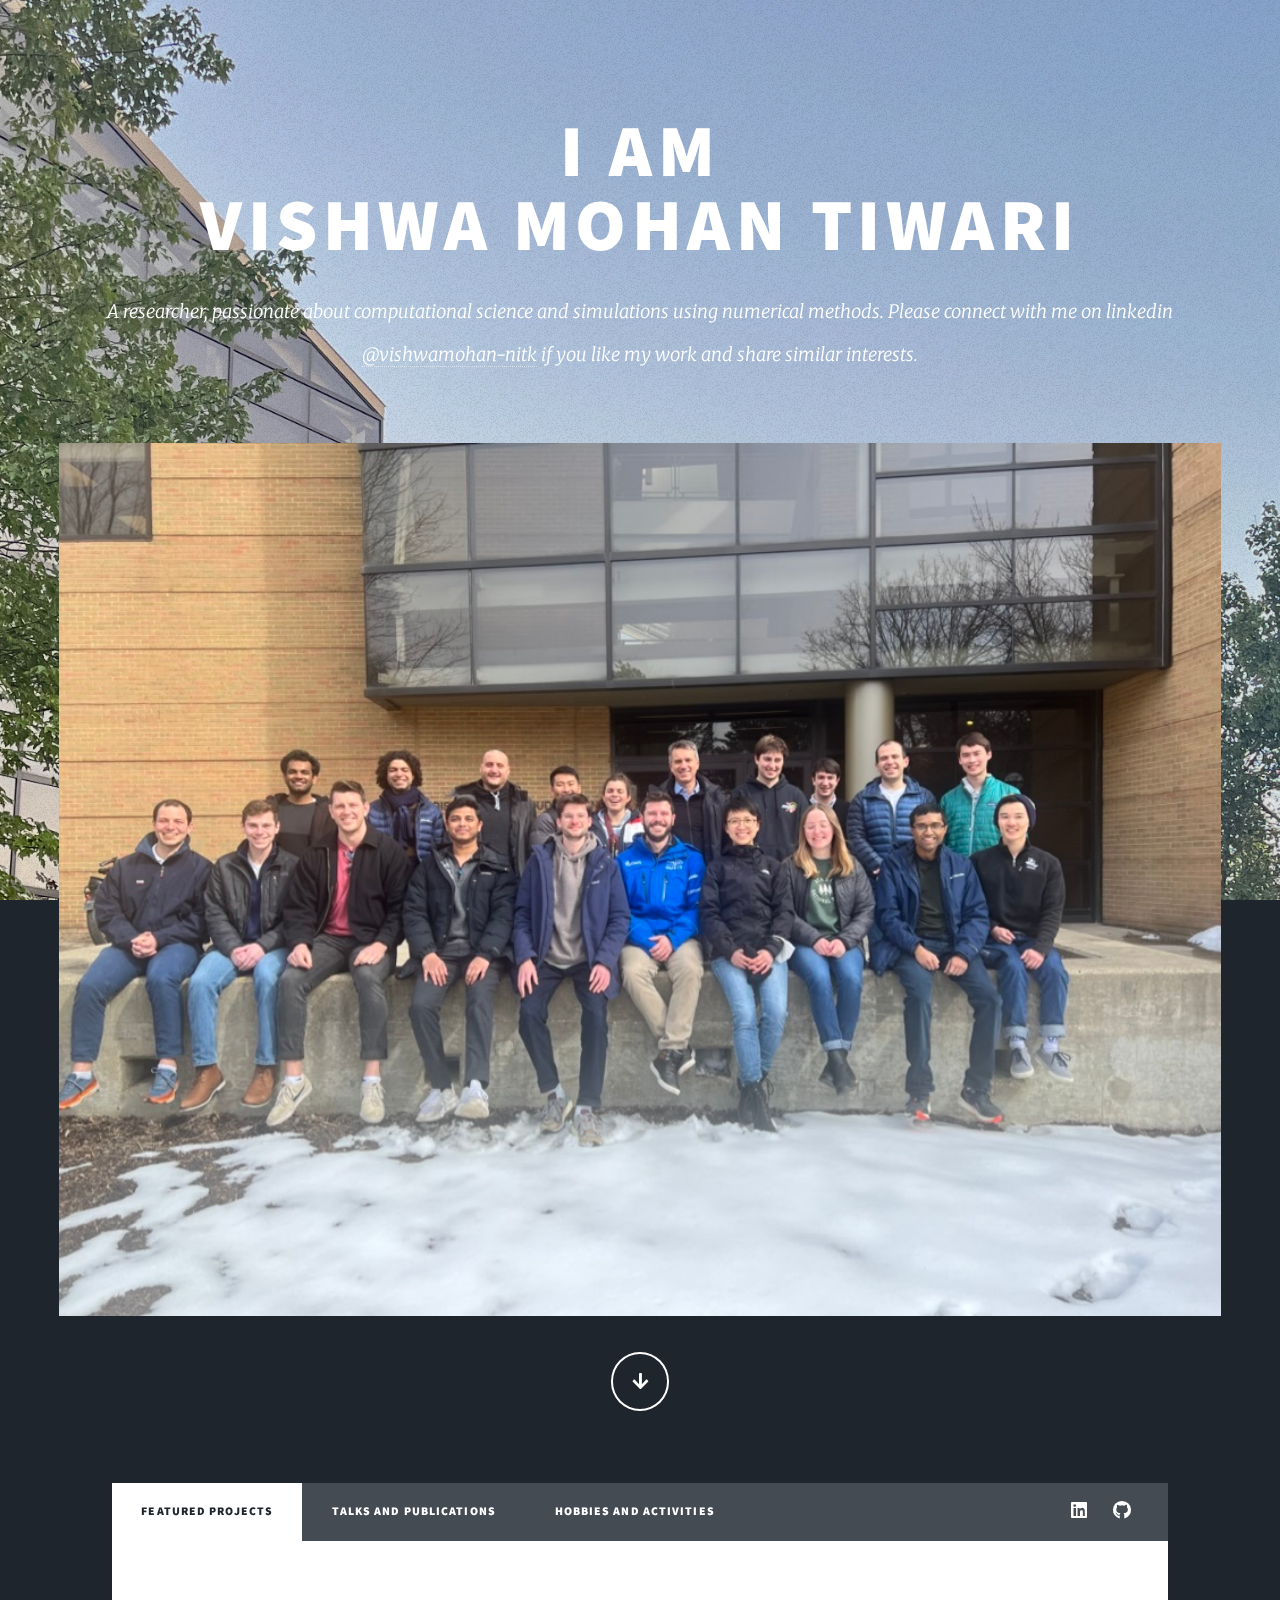
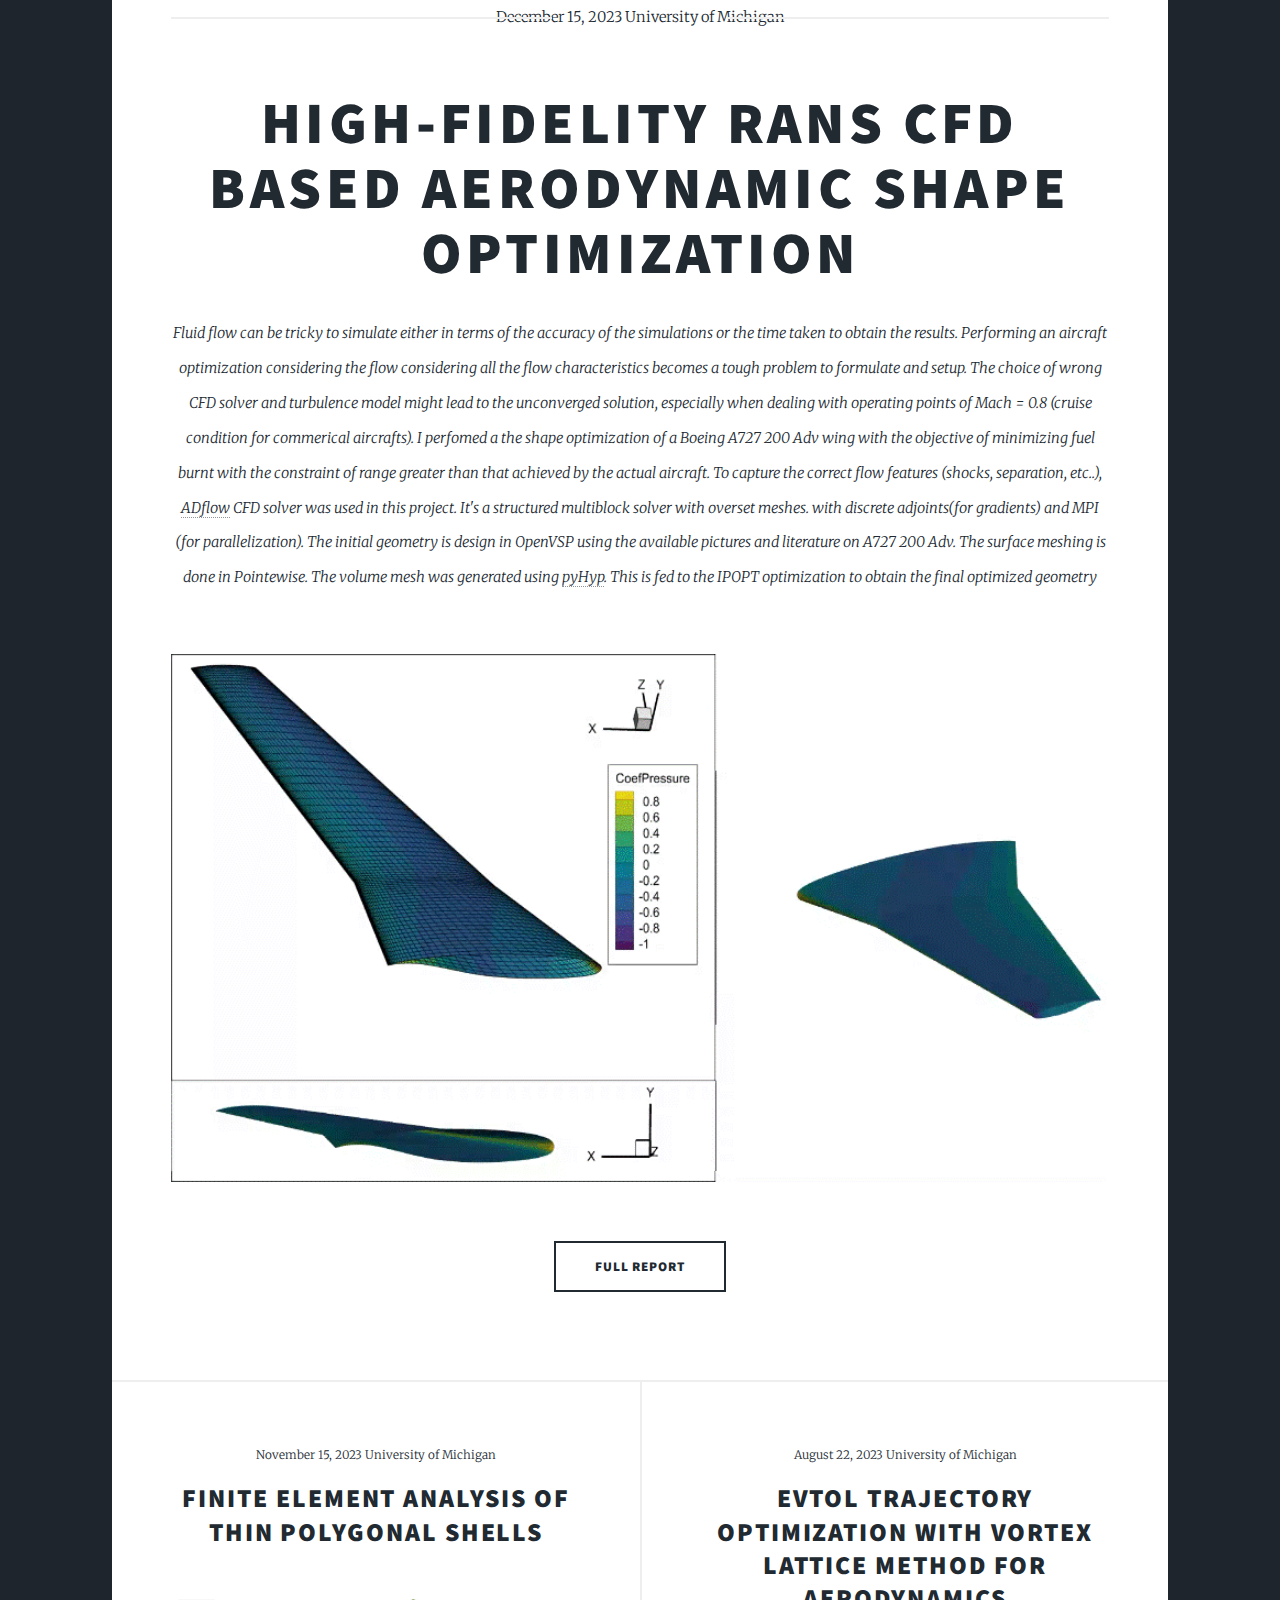
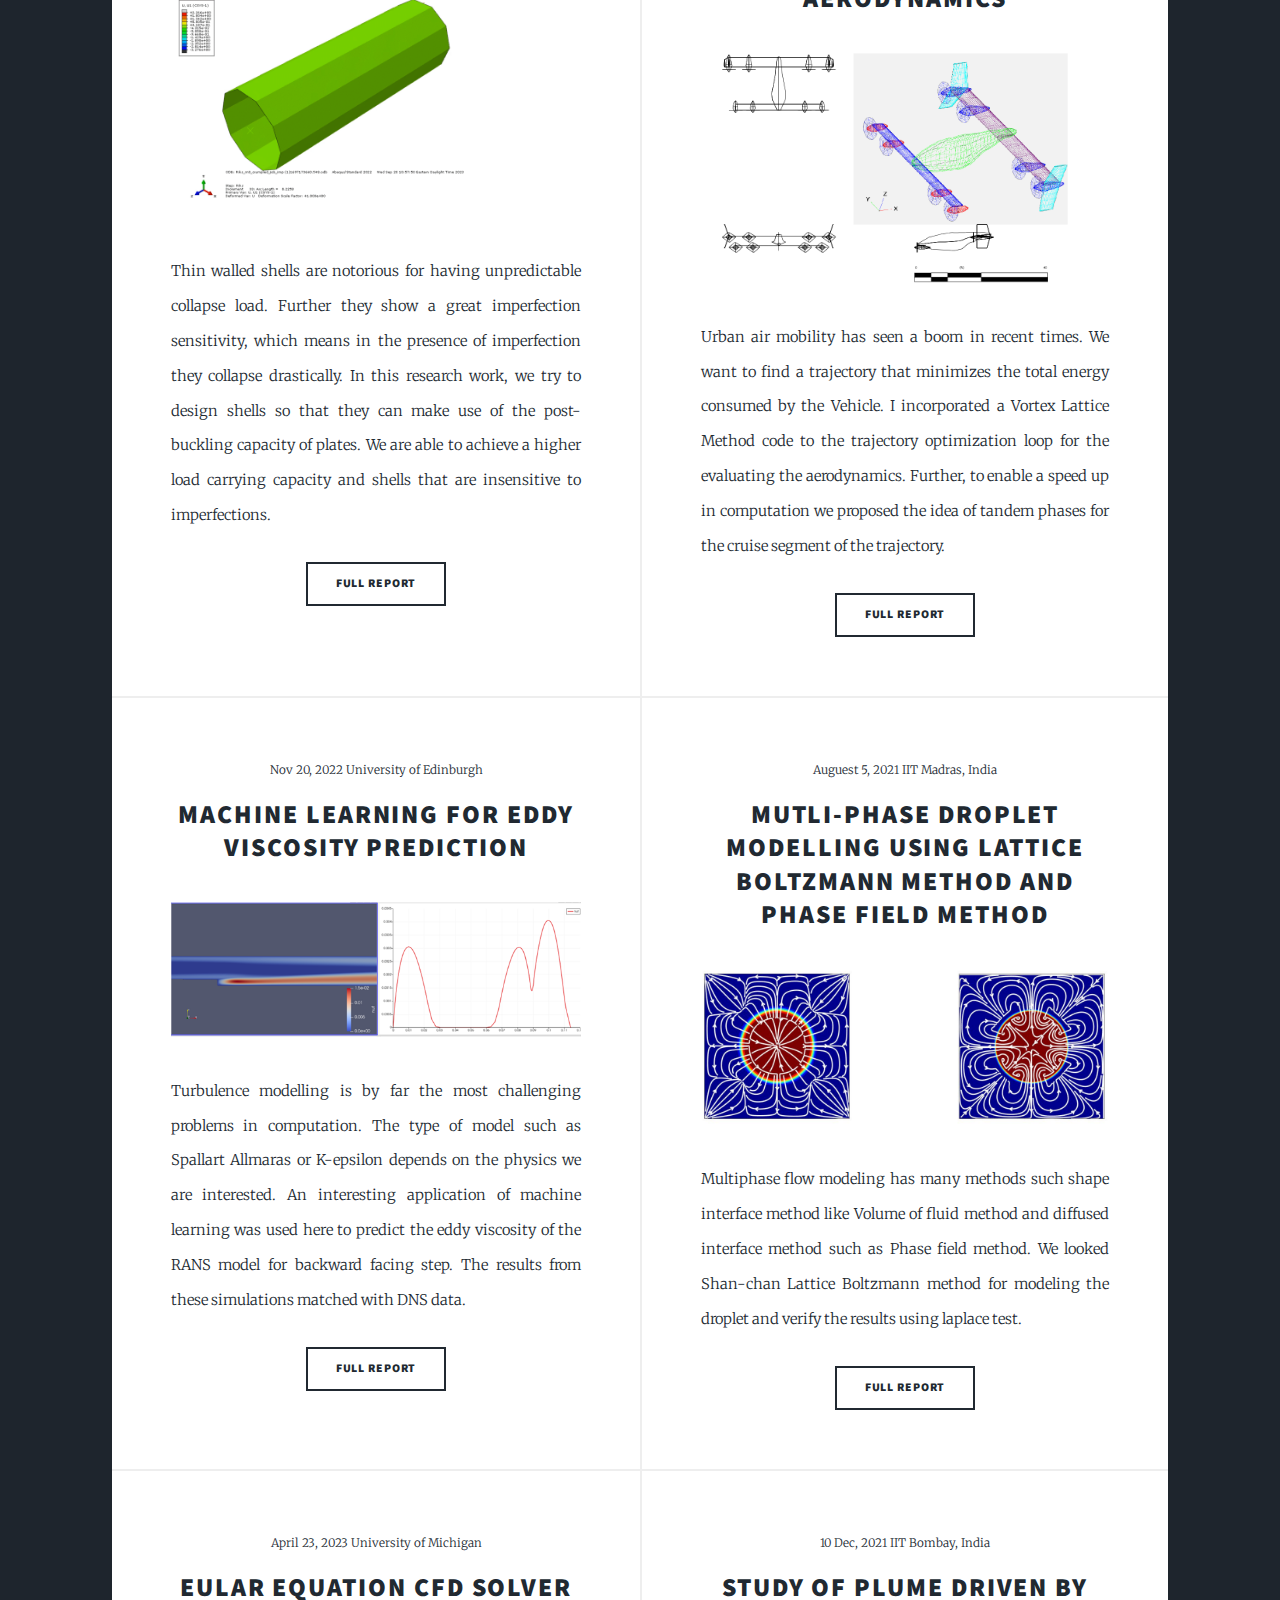
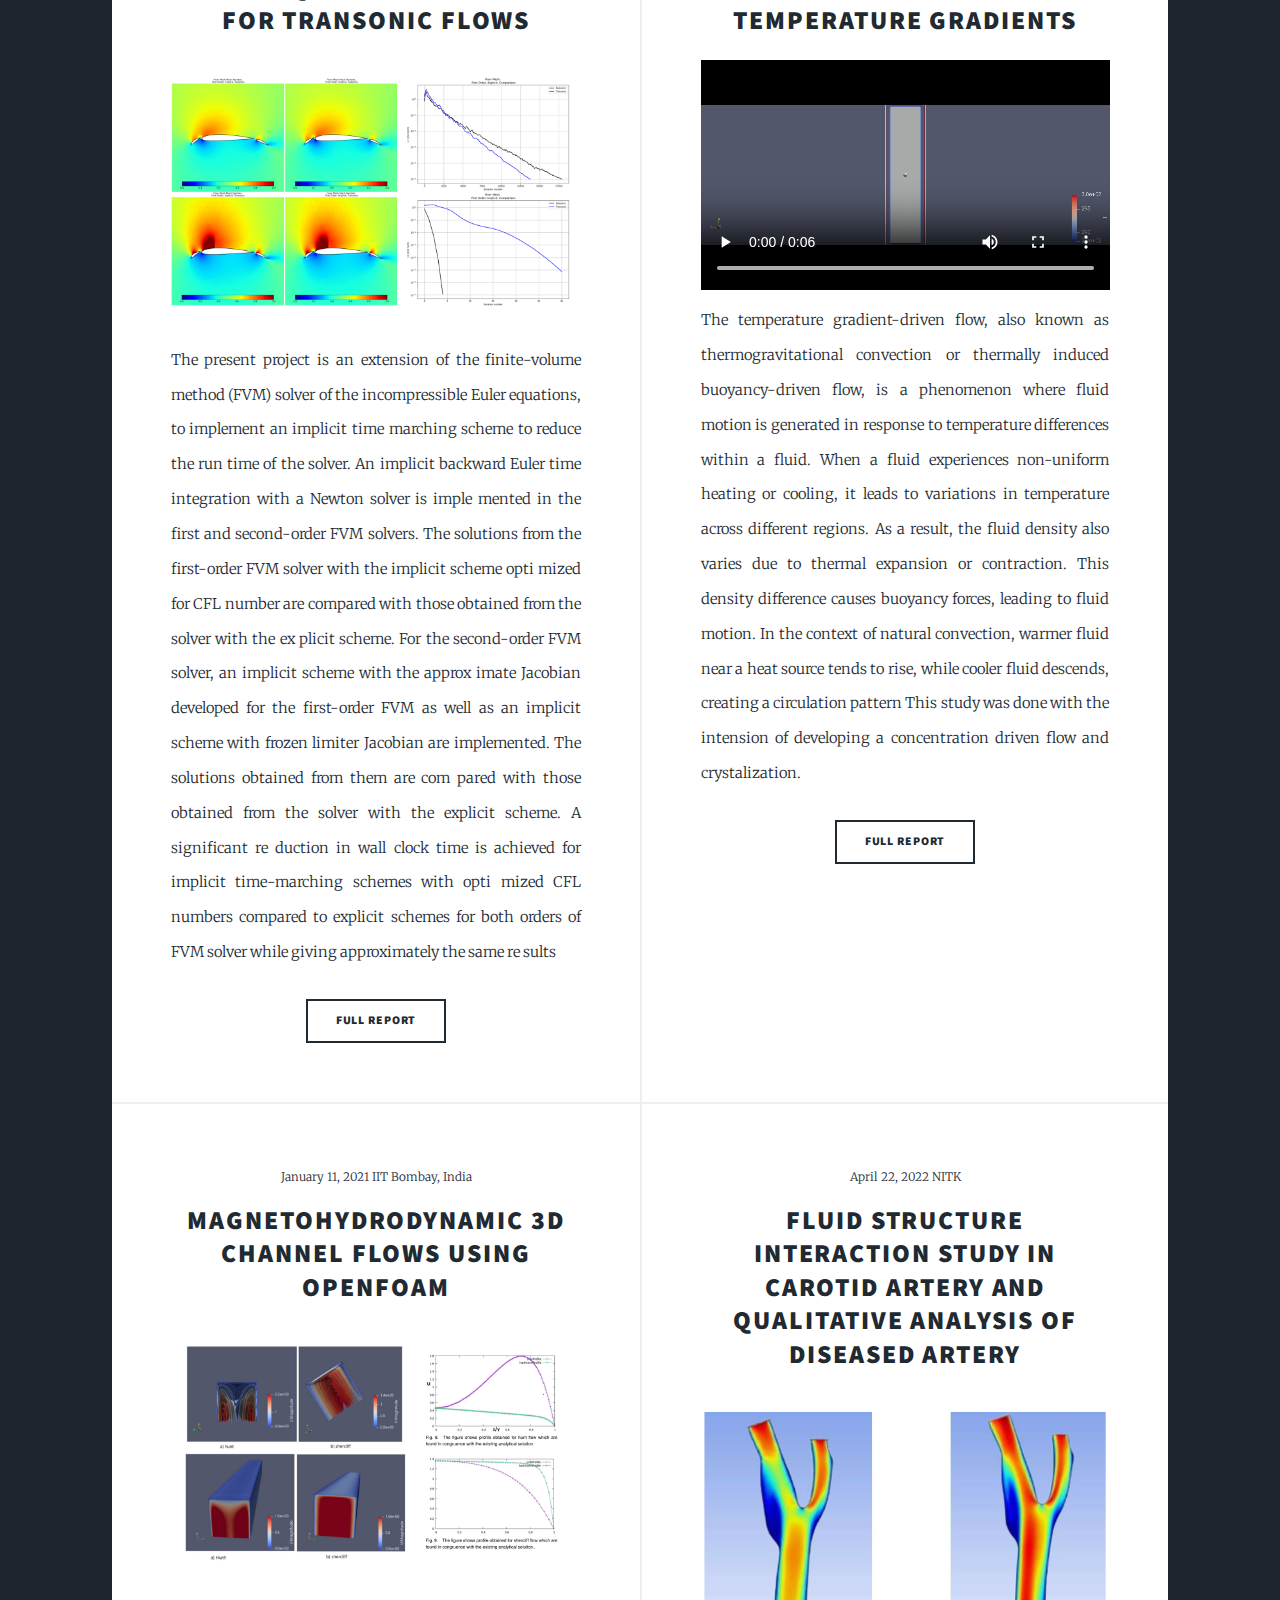
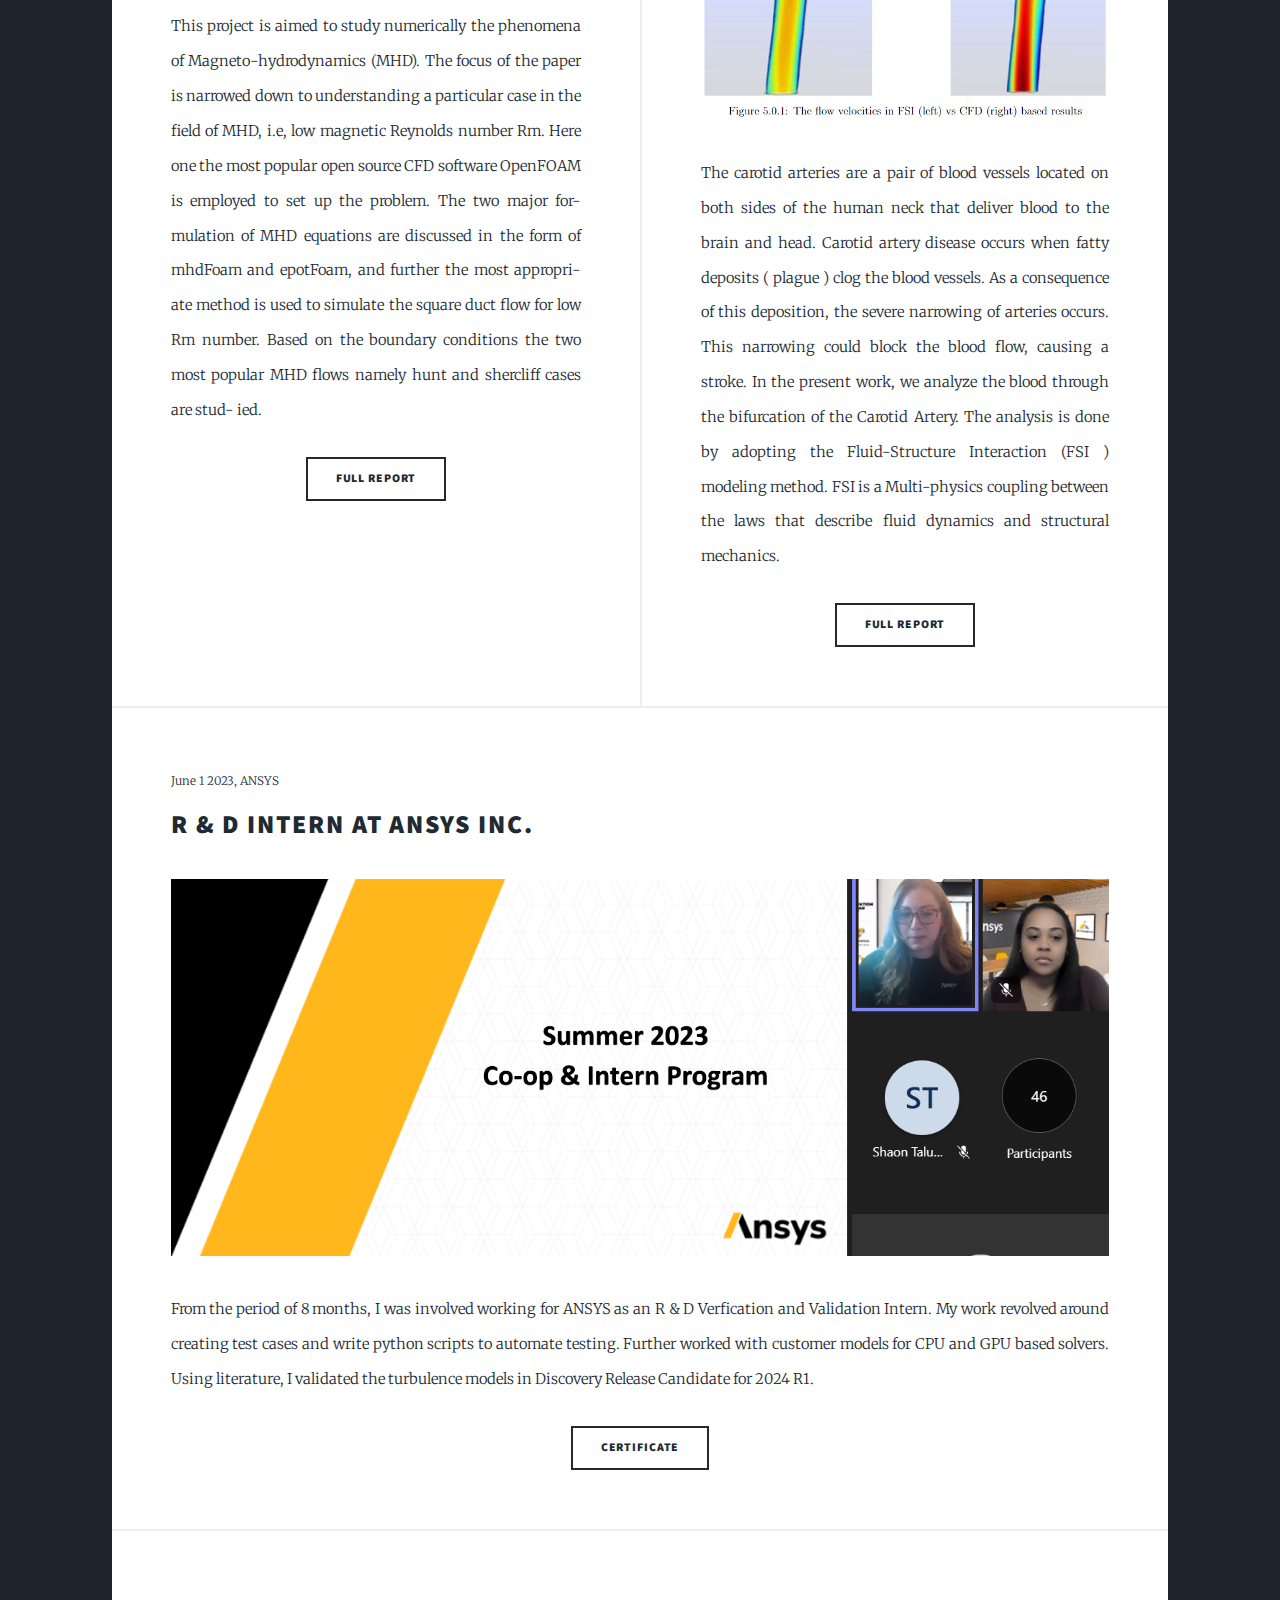
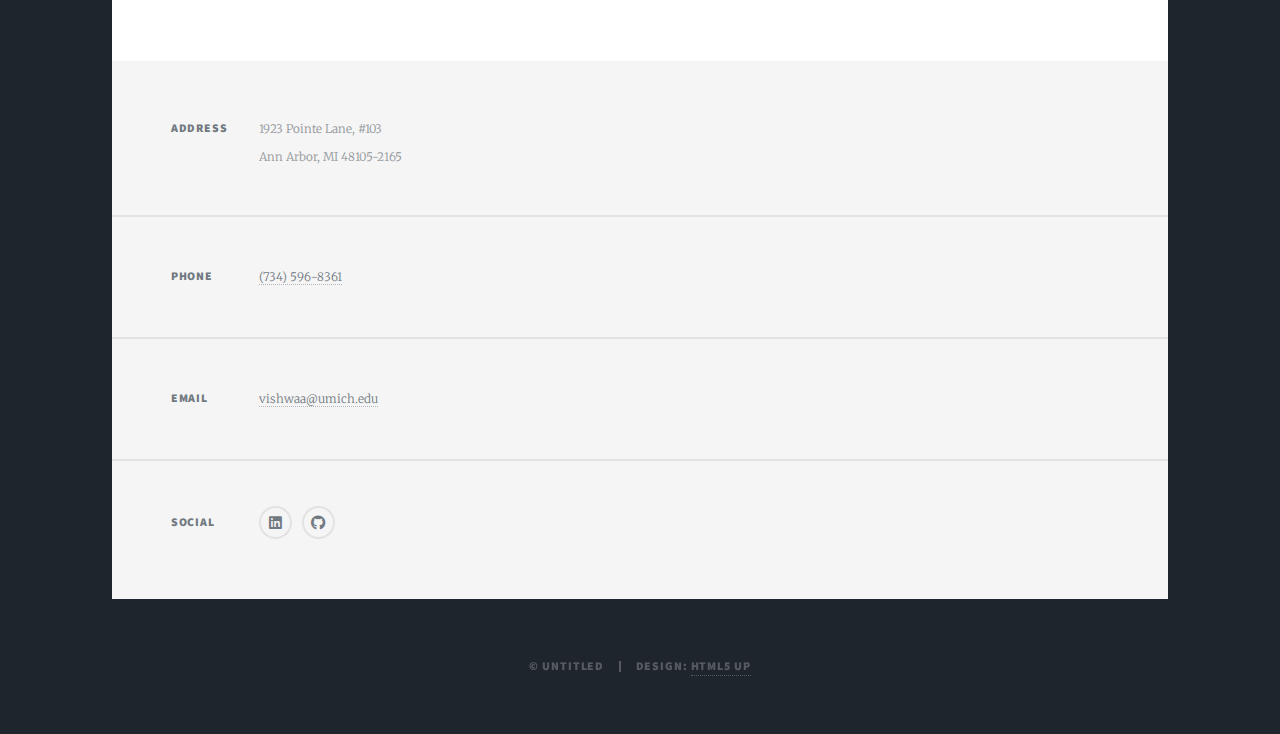
<file: index.html>
<!DOCTYPE HTML>
<!--
	Massively by HTML5 UP
	html5up.net | @ajlkn
	Free for personal and commercial use under the CCA 3.0 license (html5up.net/license)
-->
<html>
	<head>
		<title>Vishwa Mohan Tiwari</title>
		<meta charset="utf-8" />
		<meta name="viewport" content="width=device-width, initial-scale=1, user-scalable=no" />
		<link rel="stylesheet" href="assets/css/main.css" />
		<noscript><link rel="stylesheet" href="assets/css/noscript.css" /></noscript>
	</head>
	<body class="is-preload">

		<!-- Wrapper -->
			<div id="wrapper" class="fade-in">

				<!-- Intro -->
					<div id="intro">
						<h1>I am <br />
						Vishwa Mohan Tiwari</h1>
						<p>A researcher, passionate about computational science and simulations using numerical methods. Please connect with me on linkedin <a href="https://www.linkedin.com/in/vishwamohan-nitk/">@vishwamohan-nitk</a> if you like my work and share similar interests. <br />
						</p>
						<a href="#" class="image fit"><img src="images/MDOlab.jpeg" alt="" /></a>
						<ul class="actions">
							<li><a href="#header" class="button icon solid solo fa-arrow-down scrolly">Continue</a></li>
						</ul>
					</div>

				<!-- Header -->
					<!-- <header id="header">
						<a href="index.html" class="logo">Massively</a>
					</header> -->

				<!-- Nav -->
					<nav id="nav">
						<ul class="links">
							<li class="active"><a href="index.html">Featured Projects</a></li>
							<li><a href="generic.html">Talks and Publications</a></li>
							<li><a href="elements.html">Hobbies and Activities</a></li>
						</ul>
						<ul class="icons">
							<!-- <li><a href="#" class="icon brands fa-twitter"><span class="label">Twitter</span></a></li>
							<li><a href="#" class="icon brands fa-facebook-f"><span class="label">Facebook</span></a></li> -->
							<li><a href="https://www.linkedin.com/in/vishwamohan-nitk/" class="icon brands alt fa-linkedin"><span class="label">Linkedin</span></a></li>
							<li><a href="https://github.com/vishwaaaaa" class="icon brands alt fa-github"><span class="label">GitHub</span></a></li>
						</ul>
					</nav>

				<!-- Main -->
					<div id="main">

						<!-- Featured Post -->
							<article class="post featured">
								<header class="major">
									<span class="date">December 15, 2023 University of Michigan</span>
									<h2>High-fidelity RANS CFD based Aerodynamic shape optimization <br />
									</h2>
									<p>Fluid flow can be tricky to simulate either in terms of the accuracy of the simulations or the time taken to obtain the results.
										Performing an aircraft optimization considering the flow considering all the flow characteristics becomes a tough problem to formulate and setup.
										The choice of wrong CFD solver and turbulence model might lead to the unconverged solution, especially when dealing with operating points of Mach = 0.8 (cruise condition for commerical aircrafts).
										
										I perfomed a the shape optimization of a Boeing A727 200 Adv wing with the objective of minimizing fuel burnt with the constraint of range greater than that achieved by the actual aircraft.
										To capture the correct flow features (shocks, separation, etc..), <a href="https://github.com/mdolab/adflow"> ADflow</a> CFD solver was used in this project. It's a structured multiblock solver with overset meshes. 
										with discrete adjoints(for gradients) and MPI (for parallelization).
										The initial geometry is design in OpenVSP using the available pictures and literature on A727 200 Adv. The surface meshing is done in Pointewise. The volume mesh was generated using <a href="https://github.com/mdolab/pyhyp">pyHyp</a>.
										This is fed to the IPOPT optimization to obtain the final optimized geometry

									</p>
								</header>
								<a href="#" class="image main">
									<img src="images/final_mdo_gif.gif" alt="" />
								</a>
								<!-- <a href="#" class="image main"><img src="images/pic01.jpg" alt="" /></a> -->
								<ul class="actions special">
									<li><a href="https://drive.google.com/file/d/1i8dPm85DHE2oFlqdEODSk3G71iBaJUoJ/view?usp=sharing" class="button large">Full Report</a></li>
								</ul>
							</article>

						<!-- Posts -->
							<section class="posts">
								<article>
									<header>
										<span class="date">November 15, 2023 University of Michigan</span>
										<h2>Finite Element Analysis of thin Polygonal shells</h2>
									</header>
									<!-- <a href="#" class="image fit"><img src="images/pic02.jpg" alt="" /></a> -->
									<a href="#" class="image fit">
										<img src="images/poly_gif_again.gif" alt="" />
									</a>
									<p>Thin walled shells are notorious for having unpredictable collapse load. Further they show a great imperfection sensitivity, which means in the presence of imperfection they collapse drastically.
										In this research work, we try to design shells so that they can make use of the post-buckling capacity of plates. We are able to achieve a higher load carrying capacity and shells that are insensitive to imperfections.

									</p>
									<ul class="actions special">
										<li><a href="https://drive.google.com/file/d/1uv8zOl0W0lsL40b8y_VS7meJbv1WpSty/view?usp=sharing" class="button">Full Report</a></li>
									</ul>
								</article>
								<article>
									<header>
										<span class="date">August 22, 2023 University of Michigan</span>
										<h2>eVTOL trajectory optimization with Vortex Lattice Method for aerodynamics<br />
										</h2>
									</header>
									<a href="#" class="image fit"><img src="images/evtol_CAD.png" alt="" /></a>
									<p>Urban air mobility has seen a boom in recent times. We want to find a trajectory that minimizes the total energy consumed by the Vehicle. I incorporated a Vortex Lattice Method code to the trajectory optimization loop for the evaluating the aerodynamics.
										Further, to enable a speed up in computation we proposed the idea of tandem phases for the cruise segment of the trajectory. 
									</p>
									<ul class="actions special">
										<li><a href="https://drive.google.com/file/d/1Uxi5GgH-8gbh4pYbAwG8qcW-iEW7TSKA/view?usp=sharing" class="button">Full Report</a></li>
									</ul>
								</article>
								<article>
									<header>
										<span class="date">Nov 20, 2022 University of Edinburgh</span>
										<h2>Machine Learning for eddy viscosity prediction</h2>
									</header>
									<a href="#" class="image fit"><img src="images/eddyviscosity.png" alt="" /></a>
									<p>Turbulence modelling is by far the most challenging problems in computation. The type of model such as Spallart Allmaras or K-epsilon depends on the physics we are interested.
										An interesting application of machine learning was used here to predict the eddy viscosity of the RANS model for backward facing step. The results from these simulations matched with DNS data.
									</p>
									<ul class="actions special">
										<li><a href="https://docs.google.com/document/d/1dqeKEatwFcHaRGVTc_8jYucVY7iHEELG/edit?usp=sharing&ouid=106696029101823632867&rtpof=true&sd=true" class="button">Full Report</a></li>
									</ul>
								</article>
								<article>
									<header>
										<span class="date">Auguest 5, 2021 IIT Madras, India</span>
										<h2>Mutli-phase droplet modelling using Lattice Boltzmann Method and phase field method<br />
										</h2>
									</header>
									<a href="#" class="image fit"><img src="images/IITM.PNG" alt="" /></a>
									<p>Multiphase flow modeling has many methods such shape interface method like Volume of fluid method and diffused interface method such as Phase field method. We looked Shan-chan Lattice Boltzmann method for modeling the droplet and verify the results using laplace test.</p>
									<ul class="actions special">
										<li><a href="https://drive.google.com/file/d/1zAXP6xWTLh3_JLuEpKLcG6M1pgyc8tsJ/view?usp=sharing" class="button">Full Report</a></li>
									</ul>
								</article>
								<article>
									<header>
										<span class="date">April 23, 2023 University of Michigan</span>
										<h2>Eular Equation CFD solver for transonic flows</h2>
									</header>
									<a href="#" class="image fit"><img src="images/p4combined.png" alt="" /></a>
									<p>The present project is an extension of the
										finite-volume method (FVM) solver of the
										incompressible Euler equations, to implement an implicit time
										marching scheme to reduce the run time of
										the solver. An implicit backward Euler time
										integration with a Newton solver is imple
										mented in the first and second-order FVM
										solvers. The solutions from the first-order
										FVM solver with the implicit scheme opti
										mized for CFL number are compared with
										those obtained from the solver with the ex
										plicit scheme. For the second-order FVM
										solver, an implicit scheme with the approx
										imate Jacobian developed for the first-order
										FVM as well as an implicit scheme with
										frozen limiter Jacobian are implemented.
										The solutions obtained from them are com
										pared with those obtained from the solver
										with the explicit scheme. A significant re
										duction in wall clock time is achieved for
										implicit time-marching schemes with opti
										mized CFL numbers compared to explicit
										schemes for both orders of FVM solver
										while giving approximately the same re
										sults</p>
									<ul class="actions special">
										<li><a href="https://drive.google.com/file/d/13pXNm83HDDpzEM5kcIOaZ19meD2feAT6/view?usp=sharing" class="button">Full Report</a></li>
									</ul>
								</article>
								<article>
									<header>
										<span class="date">10 Dec, 2021 IIT Bombay, India</span>
										<h2>Study of Plume driven by temperature gradients</h2>
									</header>
									<!-- <a href="#" class="image fit"><img src="images/pic07.jpg" alt="" /></a> -->
									<video controls class="fit"  width="100%" height="auto">
										<source src="images/buoyantlong top.mp4" type="video/mp4">
										Your browser does not support the video tag.
									</video>
									<p>The temperature gradient-driven flow, also known as thermogravitational convection or thermally induced buoyancy-driven flow, is a phenomenon where fluid motion is generated in response to temperature differences within a fluid. When a fluid experiences non-uniform heating or cooling, it leads to variations in temperature across different regions. As a result, the fluid density also varies due to thermal expansion or contraction. This density difference causes buoyancy forces, leading to fluid motion. In the context of natural convection, warmer fluid near a heat source tends to rise, while cooler fluid descends, creating a circulation pattern
										This study was done with the intension of developing a concentration driven flow and crystalization.
									</p>
									<ul class="actions special">
										<li><a href="https://drive.google.com/file/d/1VE24GYvczwdgRXSjIfl6fTzIvWwCmr6h/view?usp=sharing" class="button">Full Report</a></li>
									</ul>
								</article>
								<article>
									<header>
										<span class="date">January 11, 2021 IIT Bombay, India</span>
										<h2>Magnetohydrodynamic 3D channel flows using OpenFOAM</h2>
									</header>
									<a href="#" class="image fit"><img src="images/MHD_final.png" alt="" /></a>
									<p>This project is aimed to study numerically the phenomena of
										Magneto-hydrodynamics (MHD). The focus of the paper is
										narrowed down to understanding a particular case in the
										field of MHD, i.e, low magnetic Reynolds number Rm. Here
										one the most popular open source CFD software OpenFOAM
										
										is employed to set up the problem. The two major for-
										mulation of MHD equations are discussed in the form of
										
										mhdFoam and epotFoam, and further the most appropri-
										ate method is used to simulate the square duct flow for low
										
										Rm number. Based on the boundary conditions the two most
										
										popular MHD flows namely hunt and shercliff cases are stud-
										ied.</p>
									<ul class="actions special">
										<li><a href="https://drive.google.com/file/d/1W4-Ye8cRifAGOtjiXSdKlkij5mThLBdW/view?usp=sharing" class="button">Full Report</a></li>
									</ul>
								</article>
								<article>
									<header>
										<span class="date">April 22, 2022 NITK</span>
										<h2>Fluid Structure Interaction Study in Carotid Artery
											and Qualitative Analysis of Diseased Artery</h2>
									</header>
									<a href="#" class="image fit"><img src="images/Btech_final.PNG" alt="" /></a>
									<p>The carotid arteries are a pair of blood vessels located on both sides of the human
										neck that deliver blood to the brain and head. Carotid artery disease occurs when
										fatty deposits ( plague ) clog the blood vessels. As a consequence of this deposition,
										the severe narrowing of arteries occurs. This narrowing could block the blood flow,
										causing a stroke. In the present work, we analyze the blood through the bifurcation of
										the Carotid Artery. The analysis is done by adopting the Fluid-Structure Interaction
										(FSI ) modeling method. FSI is a Multi-physics coupling between the laws that
										describe fluid dynamics and structural mechanics.</p>
									<ul class="actions special">
										<li><a href="https://drive.google.com/file/d/126zcM7loOs0XJZ1efVyQINj0UP6LFhbB/view?usp=sharing" class="button">Full Report</a></li>
									</ul>
								</article>
							</section>
							<section>
								<article>
									<header>
										<span class="date">June 1 2023, ANSYS </span>
										<h2>R & D Intern at ANSYS Inc.</h2>
									</header>
									<a href="#" class="image fit"><img src="images/Ansys.PNG" alt="" /></a>
									<p>From the period of 8 months, I was involved working for ANSYS as an R & D Verfication and Validation Intern.
										My work revolved around creating test cases and write python scripts to automate testing. Further worked with customer models for CPU and GPU based solvers.
										Using literature, I validated the turbulence models in Discovery Release Candidate for 2024 R1.
									</p>
									<ul class="actions special">
										<li><a href="https://drive.google.com/file/d/1bgGZ3t1dzzwbCIkqlkIgiIhDhufcQunI/view?usp=sharing" class="button">Certificate</a></li>
									</ul>
								</article>

							</section>

						<!-- Footer -->
							<footer>
								<div class="pagination">
									<!--<a href="#" class="previous">Prev</a>-->
									<!-- <a href="#" class="page active">1</a>
									<a href="#" class="page">2</a>
									<a href="#" class="page">3</a>
									<span class="extra">&hellip;</span>
									<a href="#" class="page">8</a>
									<a href="#" class="page">9</a>
									<a href="#" class="page">10</a>
									<a href="#" class="next">Next</a> -->
								</div>
							</footer>

					</div>

				<!-- Footer -->
					<footer id="footer">
						<!-- <section>
							<form method="post" action="#">
								<div class="fields">
									<div class="field">
										<label for="name">Name</label>
										<input type="text" name="name" id="name" />
									</div>
									<div class="field">
										<label for="email">Email</label>
										<input type="text" name="email" id="email" />
									</div>
									<div class="field">
										<label for="message">Message</label>
										<textarea name="message" id="message" rows="3"></textarea>
									</div>
								</div>
								<ul class="actions">
									<li><input type="submit" value="Send Message" /></li>
								</ul>
							</form>
						</section> -->
						<section class="split contact">
							<section class="alt">
								<h3>Address</h3>
								<p>1923 Pointe Lane, #103<br />
								Ann Arbor, MI 48105-2165</p>
							</section>
							<section>
								<h3>Phone</h3>
								<p><a href="#">(734) 596-8361</a></p>
							</section>
							<section>
								<h3>Email</h3>
								<p><a href="#">vishwaa@umich.edu</a></p>
							</section>
							<section>
								<h3>Social</h3>
								<ul class="icons alt">
									<!-- <li><a href="#" class="icon brands alt fa-twitter"><span class="label">Twitter</span></a></li>
									<li><a href="#" class="icon brands alt fa-facebook-f"><span class="label">Facebook</span></a></li> -->
									<li><a href="https://www.linkedin.com/in/vishwamohan-nitk/" class="icon brands alt fa-linkedin"><span class="label">Linkedin</span></a></li>
									<li><a href="https://github.com/vishwaaaaa" class="icon brands alt fa-github"><span class="label">GitHub</span></a></li>
								</ul>
							</section>
						</section>
					</footer>

				<!-- Copyright -->
					<div id="copyright">
						<ul><li>&copy; Untitled</li><li>Design: <a href="https://html5up.net">HTML5 UP</a></li></ul>
					</div>

			</div>

		<!-- Scripts -->
			<script src="assets/js/jquery.min.js"></script>
			<script src="assets/js/jquery.scrollex.min.js"></script>
			<script src="assets/js/jquery.scrolly.min.js"></script>
			<script src="assets/js/browser.min.js"></script>
			<script src="assets/js/breakpoints.min.js"></script>
			<script src="assets/js/util.js"></script>
			<script src="assets/js/main.js"></script>

	</body>
</html>
</file>
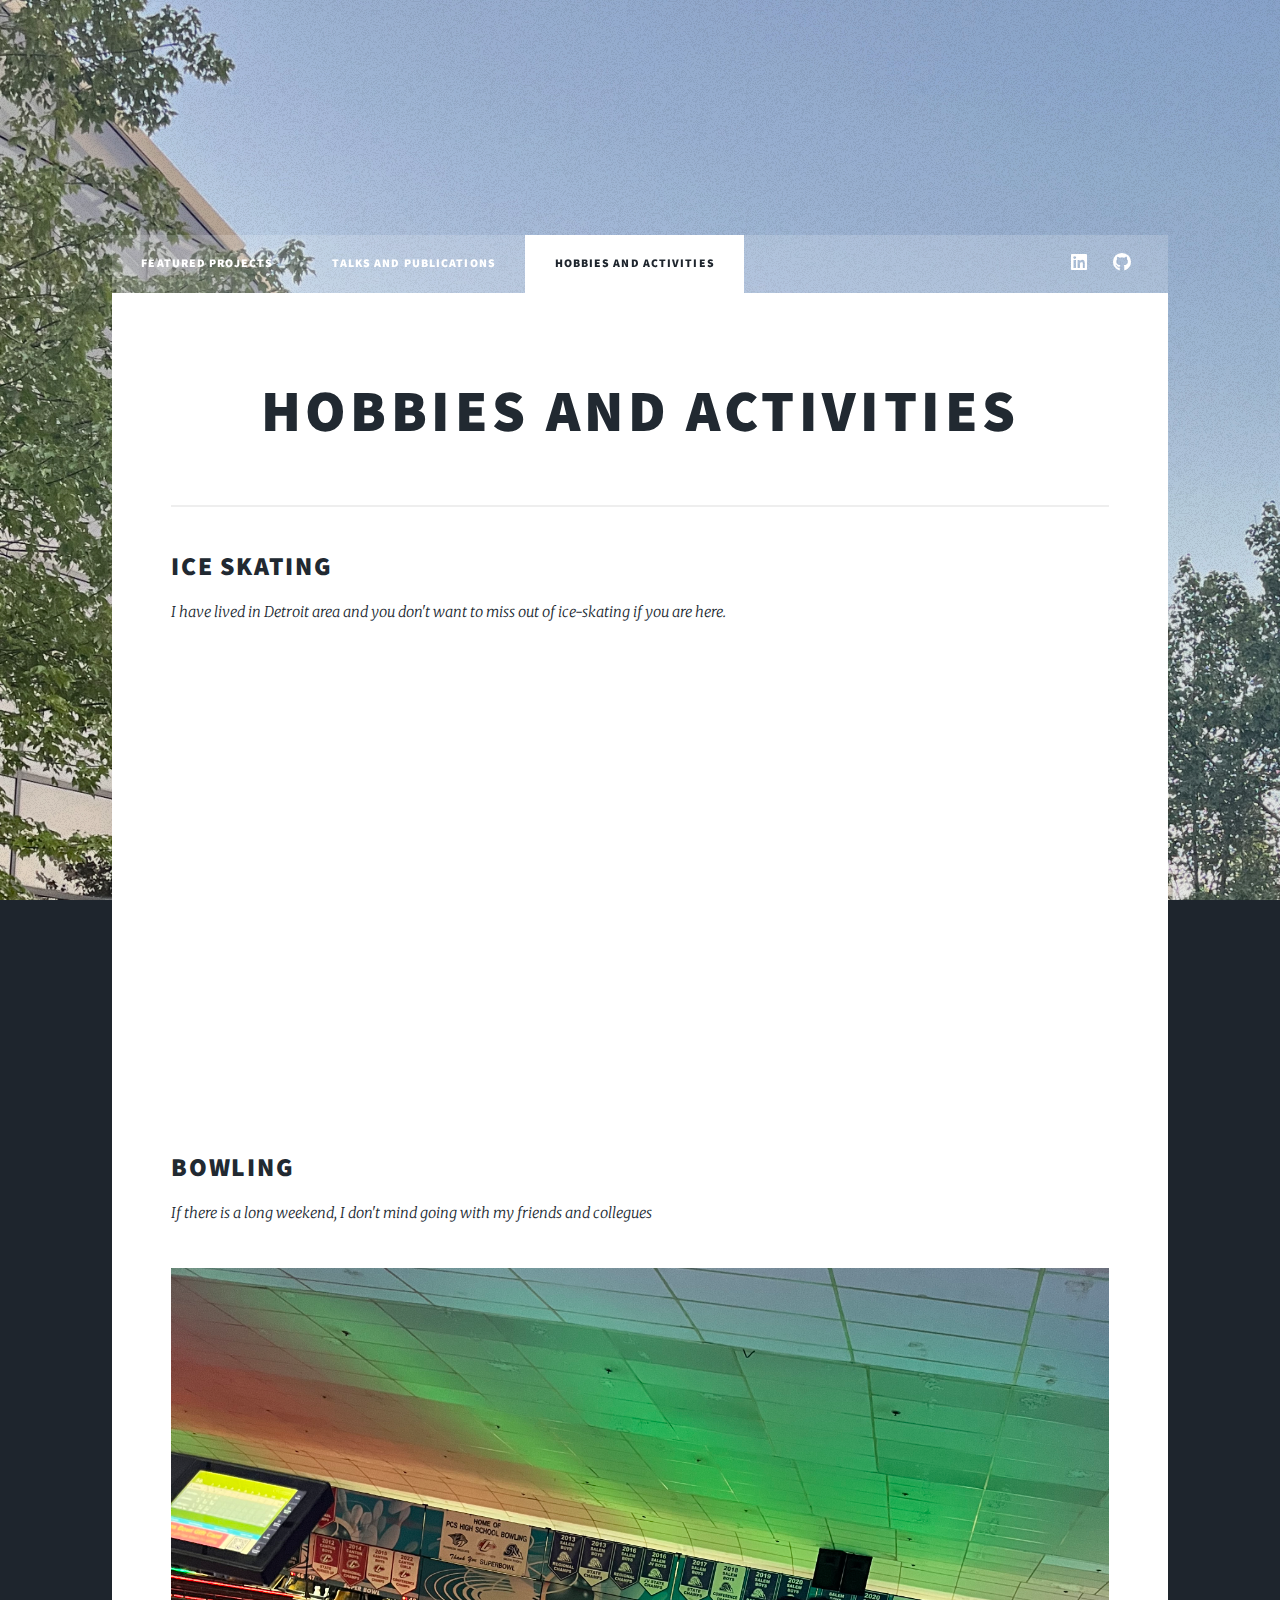
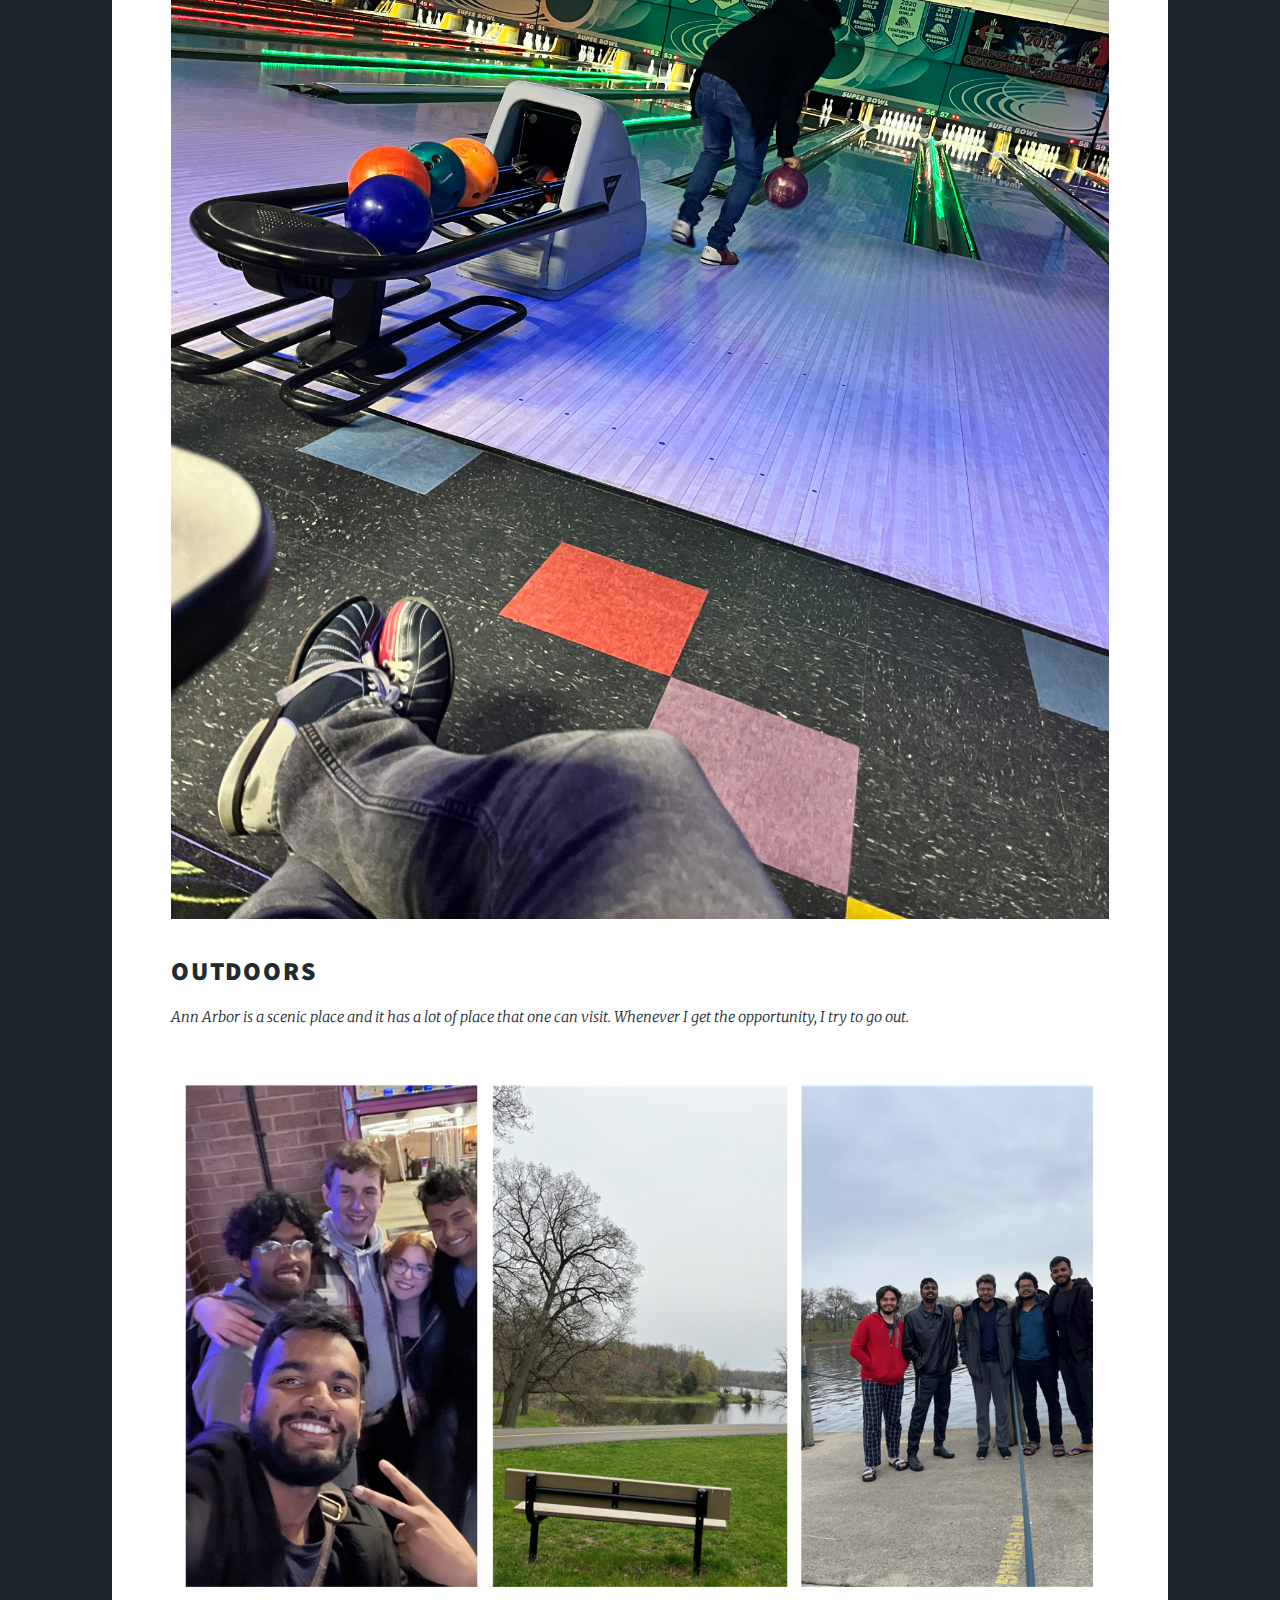
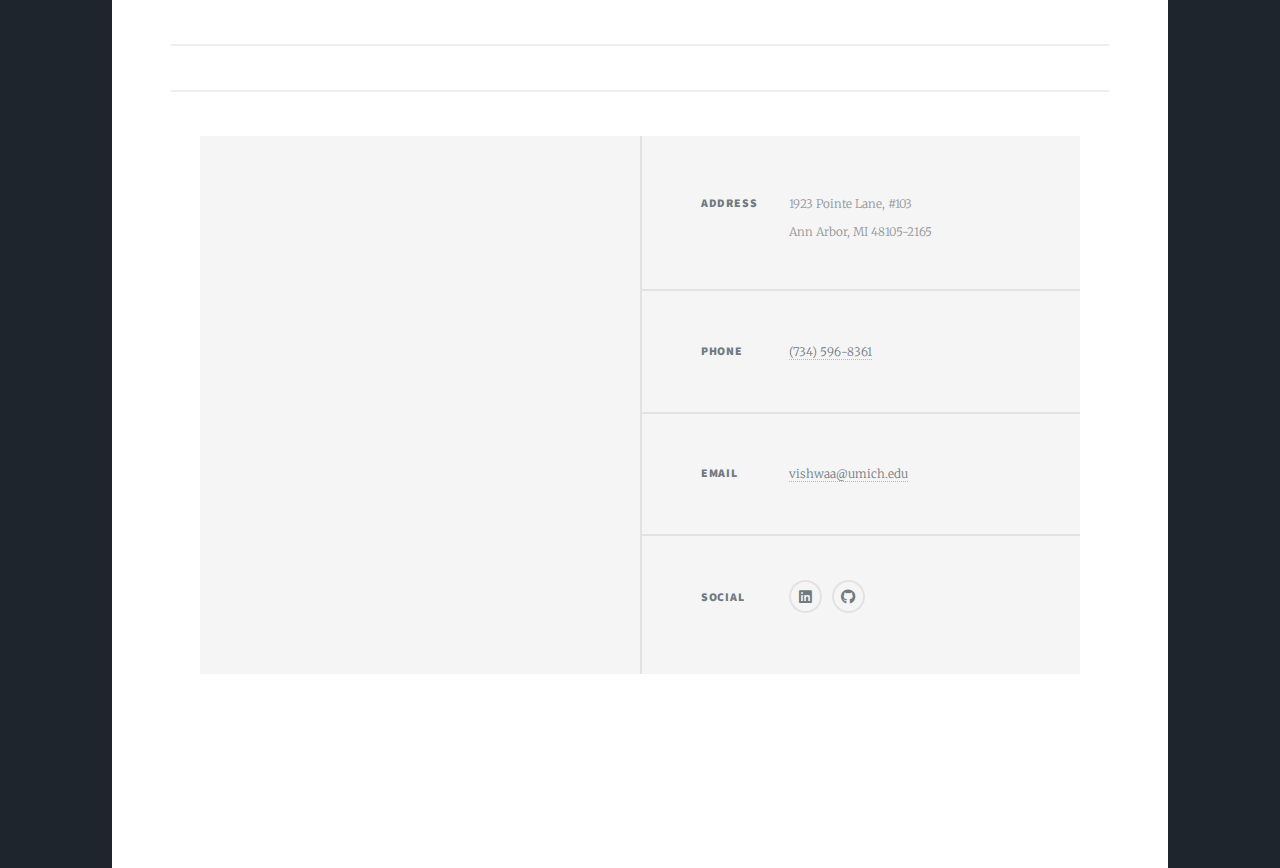
<file: elements.html>
<!DOCTYPE HTML>
<!--
	Massively by HTML5 UP
	html5up.net | @ajlkn
	Free for personal and commercial use under the CCA 3.0 license (html5up.net/license)
-->
<html>
	<head>
		<title>Hobbies</title>
		<meta charset="utf-8" />
		<meta name="viewport" content="width=device-width, initial-scale=1, user-scalable=no" />
		<link rel="stylesheet" href="assets/css/main.css" />
		<noscript><link rel="stylesheet" href="assets/css/noscript.css" /></noscript>
	</head>
	<body class="is-preload">

		<!-- Wrapper -->
			<div id="wrapper">

				<!-- Header -->
					<header id="header">
						<!-- <a href="index.html" class="logo">Massively</a> -->
					</header>

				<!-- Nav -->
					<nav id="nav">
						<ul class="links">
							<li><a href="index.html">Featured Projects</a></li>
							<li ><a href="generic.html">Talks and Publications</a></li>
							<li class="active"><a href="elements.html">Hobbies and Activities</a></li>
						</ul>
						<ul class="icons">
							<!-- <li><a href="#" class="icon brands fa-twitter"><span class="label">Twitter</span></a></li>
							<li><a href="#" class="icon brands fa-facebook-f"><span class="label">Facebook</span></a></li> -->
							<li><a href="https://www.linkedin.com/in/vishwamohan-nitk/" class="icon brands alt fa-linkedin"><span class="label">Linkedin</span></a></li>
							<li><a href="https://github.com/vishwaaaaa" class="icon brands alt fa-github"><span class="label">GitHub</span></a></li>
						</ul>
					</nav>

				<!-- Main -->
					<div id="main">

						<!-- Post -->
							<section class="post">
								<header class="major">
									<h1>Hobbies and Activities</h1>
								</header>

								<!-- Text stuff -->
									<!-- <h2>Text</h2>
									<p>This is <b>bold</b> and this is <strong>strong</strong>. This is <i>italic</i> and this is <em>emphasized</em>.
									This is <sup>superscript</sup> text and this is <sub>subscript</sub> text.
									This is <u>underlined</u> and this is code: <code>for (;;) { ... }</code>.
									Finally, this is a <a href="#">link</a>.</p>
									<hr />
									<h2>Heading Level 2</h2>
									<h3>Heading Level 3</h3>
									<h4>Heading Level 4</h4>
									<h5>Heading Level 5</h5>
									<h6>Heading Level 6</h6> -->
									<hr />
									<header>
										<h2>Ice skating</h2>
										<p>I have lived in Detroit area and you don't want to miss out of ice-skating if you are here.</p>
									</header>
									<div class="video-container">
										<iframe src="https://drive.google.com/file/d/1HFiQXkWdiuoz_GqrJmYgB2jgwWdIple6/preview" width="640" height="480"></iframe>
									</div>
									
									<header>
										<h2>Bowling</h2>
										<p>If there is a long weekend, I don't mind going with my friends and collegues</p>
									</header>
									<a href="#" class="image fit"><img src="images/IMG_9701.jpg" alt="" /></a>
									
									<header>
										<h2>Outdoors</h2>
										<p>Ann Arbor is a scenic place and it has a lot of place that one can visit. Whenever I get the opportunity, I try to go out.</p>
									</header>
									<a href="#" class="image fit"><img src="images/outing.png" alt="" /></a>
									

									<hr />

								<!-- Lists -->
									<!-- <h2>Lists</h2>
									<div class="row">
										<div class="col-6 col-12-small">

											<h3>Unordered</h3>
											<ul>
												<li>Dolor pulvinar etiam.</li>
												<li>Sagittis lorem eleifend.</li>
												<li>Felis feugiat dolore viverra.</li>
												<li>Dolor pulvinar etiam.</li>
											</ul>

											<h3>Alternate</h3>
											<ul class="alt">
												<li>Dolor pulvinar etiam etiam.</li>
												<li>Sagittis adipiscing eleifend.</li>
												<li>Felis enim dolore viverra.</li>
												<li>Dolor pulvinar etiam etiam.</li>
											</ul>

										</div>
										<div class="col-6 col-12-small">

											<h3>Ordered</h3>
											<ol>
												<li>Dolor pulvinar etiam.</li>
												<li>Etiam vel felis at viverra.</li>
												<li>Felis enim feugiat magna.</li>
												<li>Etiam vel felis nullam.</li>
												<li>Felis enim et tempus.</li>
											</ol>

											<h3>Icons</h3>
											<ul class="icons">
												<li><a href="#" class="icon brands fa-twitter"><span class="label">Twitter</span></a></li>
												<li><a href="#" class="icon brands fa-facebook-f"><span class="label">Facebook</span></a></li>
												<li><a href="#" class="icon brands fa-instagram"><span class="label">Instagram</span></a></li>
												<li><a href="#" class="icon brands fa-github"><span class="label">Github</span></a></li>
												<li><a href="#" class="icon brands fa-dribbble"><span class="label">Dribbble</span></a></li>
											</ul>
											<ul class="icons alt">
												<li><a href="#" class="icon brands alt fa-twitter"><span class="label">Twitter</span></a></li>
												<li><a href="#" class="icon brands alt fa-facebook-f"><span class="label">Facebook</span></a></li>
												<li><a href="#" class="icon brands alt fa-instagram"><span class="label">Instagram</span></a></li>
												<li><a href="#" class="icon brands alt fa-github"><span class="label">Github</span></a></li>
												<li><a href="#" class="icon brands alt fa-dribbble"><span class="label">Dribbble</span></a></li>
											</ul>

										</div>
									</div>
									<h3>Definition</h3>
									<dl>
										<dt>Item 1</dt>
										<dd>
											<p>Lorem ipsum dolor vestibulum ante ipsum primis in faucibus vestibulum. Blandit adipiscing eu felis iaculis volutpat ac adipiscing accumsan eu faucibus. Integer ac pellentesque praesent.</p>
										</dd>
										<dt>Item 2</dt>
										<dd>
											<p>Lorem ipsum dolor vestibulum ante ipsum primis in faucibus vestibulum. Blandit adipiscing eu felis iaculis volutpat ac adipiscing accumsan eu faucibus. Integer ac pellentesque praesent.</p>
										</dd>
										<dt>Item 3</dt>
										<dd>
											<p>Lorem ipsum dolor vestibulum ante ipsum primis in faucibus vestibulum. Blandit adipiscing eu felis iaculis volutpat ac adipiscing accumsan eu faucibus. Integer ac pellentesque praesent.</p>
										</dd>
									</dl>

									<h3>Actions</h3>
									<ul class="actions">
										<li><a href="#" class="button primary">Primary</a></li>
										<li><a href="#" class="button">Default</a></li>
									</ul>
									<ul class="actions small">
										<li><a href="#" class="button primary small">Small</a></li>
										<li><a href="#" class="button small">Small</a></li>
									</ul>
									<div class="row">
										<div class="col-6 col-12-small">
											<ul class="actions stacked">
												<li><a href="#" class="button primary">Default</a></li>
												<li><a href="#" class="button">Default</a></li>
											</ul>
										</div>
										<div class="col-6 col-12-small">
											<ul class="actions stacked">
												<li><a href="#" class="button primary small">Small</a></li>
												<li><a href="#" class="button small">Small</a></li>
											</ul>
										</div>
									</div>
									<div class="row">
										<div class="col-6 col-12-small">
											<ul class="actions stacked">
												<li><a href="#" class="button primary fit">Default</a></li>
												<li><a href="#" class="button fit">Default</a></li>
											</ul>
										</div>
										<div class="col-6 col-12-small">
											<ul class="actions stacked">
												<li><a href="#" class="button primary small fit">Small</a></li>
												<li><a href="#" class="button small fit">Small</a></li>
											</ul>
										</div>
									</div>

									<hr /> -->

								<!-- Blockquote -->
									<!-- <h2>Blockquote</h2>
									<blockquote>Fringilla nisl. Donec accumsan interdum nisi, quis tincidunt felis sagittis eget tempus euismod. Vestibulum ante ipsum primis in faucibus vestibulum. Blandit adipiscing eu felis iaculis volutpat ac adipiscing accumsan faucibus. Vestibulum ante ipsum primis in faucibus vestibulum. Blandit adipiscing eu felis.</blockquote>

									<hr /> -->

								<!-- Table -->
									<!-- <h2>Table</h2>

									<h3>Default</h3>
									<div class="table-wrapper">
										<table>
											<thead>
												<tr>
													<th>Name</th>
													<th>Description</th>
													<th>Price</th>
												</tr>
											</thead>
											<tbody>
												<tr>
													<td>Item 1</td>
													<td>Ante turpis integer aliquet porttitor.</td>
													<td>29.99</td>
												</tr>
												<tr>
													<td>Item 2</td>
													<td>Vis ac commodo adipiscing arcu aliquet.</td>
													<td>19.99</td>
												</tr>
												<tr>
													<td>Item 3</td>
													<td> Morbi faucibus arcu accumsan lorem.</td>
													<td>29.99</td>
												</tr>
												<tr>
													<td>Item 4</td>
													<td>Vitae integer tempus condimentum.</td>
													<td>19.99</td>
												</tr>
												<tr>
													<td>Item 5</td>
													<td>Ante turpis integer aliquet porttitor.</td>
													<td>29.99</td>
												</tr>
											</tbody>
											<tfoot>
												<tr>
													<td colspan="2"></td>
													<td>100.00</td>
												</tr>
											</tfoot>
										</table>
									</div>

									<h3>Alternate</h3>
									<div class="table-wrapper">
										<table class="alt">
											<thead>
												<tr>
													<th>Name</th>
													<th>Description</th>
													<th>Price</th>
												</tr>
											</thead>
											<tbody>
												<tr>
													<td>Item 1</td>
													<td>Ante turpis integer aliquet porttitor.</td>
													<td>29.99</td>
												</tr>
												<tr>
													<td>Item 2</td>
													<td>Vis ac commodo adipiscing arcu aliquet.</td>
													<td>19.99</td>
												</tr>
												<tr>
													<td>Item 3</td>
													<td> Morbi faucibus arcu accumsan lorem.</td>
													<td>29.99</td>
												</tr>
												<tr>
													<td>Item 4</td>
													<td>Vitae integer tempus condimentum.</td>
													<td>19.99</td>
												</tr>
												<tr>
													<td>Item 5</td>
													<td>Ante turpis integer aliquet porttitor.</td>
													<td>29.99</td>
												</tr>
											</tbody>
											<tfoot>
												<tr>
													<td colspan="2"></td>
													<td>100.00</td>
												</tr>
											</tfoot>
										</table>
									</div>

									<hr /> -->

								<!-- Buttons -->
									<!-- <h2>Buttons</h2>
									<ul class="actions">
										<li><a href="#" class="button primary">Primary</a></li>
										<li><a href="#" class="button">Default</a></li>
									</ul>
									<ul class="actions">
										<li><a href="#" class="button primary large">Large</a></li>
										<li><a href="#" class="button">Default</a></li>
										<li><a href="#" class="button small">Small</a></li>
									</ul>
									<ul class="actions fit">
										<li><a href="#" class="button primary fit">Fit</a></li>
										<li><a href="#" class="button fit">Fit</a></li>
									</ul>
									<ul class="actions fit small">
										<li><a href="#" class="button primary fit small">Fit + Small</a></li>
										<li><a href="#" class="button fit small">Fit + Small</a></li>
									</ul>
									<ul class="actions">
										<li><a href="#" class="button primary icon solid fa-search">Icon</a></li>
										<li><a href="#" class="button icon solid fa-download">Icon</a></li>
									</ul>
									<ul class="actions">
										<li><span class="button primary disabled">Primary</span></li>
										<li><span class="button disabled">Default</span></li>
									</ul>

									<hr /> -->

								<!-- Form -->
									<!-- <h2>Form</h2>

									<form method="post" action="#">
										<div class="row gtr-uniform">
											<div class="col-6 col-12-xsmall">
												<input type="text" name="demo-name" id="demo-name" value="" placeholder="Name" />
											</div>
											<div class="col-6 col-12-xsmall">
												<input type="email" name="demo-email" id="demo-email" value="" placeholder="Email" />
											</div> -->
											<!-- Break -->
											<!-- <div class="col-12">
												<select name="demo-category" id="demo-category">
													<option value="">- Category -</option>
													<option value="1">Manufacturing</option>
													<option value="1">Shipping</option>
													<option value="1">Administration</option>
													<option value="1">Human Resources</option>
												</select>
											</div> -->
											<!-- Break -->
											<!-- <div class="col-4 col-12-small">
												<input type="radio" id="demo-priority-low" name="demo-priority" checked>
												<label for="demo-priority-low">Low</label>
											</div>
											<div class="col-4 col-12-small">
												<input type="radio" id="demo-priority-normal" name="demo-priority">
												<label for="demo-priority-normal">Normal</label>
											</div>
											<div class="col-4 col-12-small">
												<input type="radio" id="demo-priority-high" name="demo-priority">
												<label for="demo-priority-high">High</label>
											</div> -->
											<!-- Break -->
											<!-- <div class="col-6 col-12-small">
												<input type="checkbox" id="demo-copy" name="demo-copy">
												<label for="demo-copy">Email me a copy</label>
											</div>
											<div class="col-6 col-12-small">
												<input type="checkbox" id="demo-human" name="demo-human" checked>
												<label for="demo-human">I am a human</label>
											</div> -->
											<!-- Break -->
											<!-- <div class="col-12">
												<textarea name="demo-message" id="demo-message" placeholder="Enter your message" rows="6"></textarea>
											</div> -->
											<!-- Break -->
											<!-- <div class="col-12">
												<ul class="actions">
													<li><input type="submit" value="Send Message" class="primary" /></li>
													<li><input type="reset" value="Reset" /></li>
												</ul>
											</div>
										</div>
									</form> -->

									<hr />

								<!-- Image -->
									<!-- <h2>Image</h2>

									<h3>Fit</h3>
									<span class="image fit"><img src="images/pic01.jpg" alt="" /></span>
									<div class="box alt">
										<div class="row gtr-50 gtr-uniform">
											<div class="col-4"><span class="image fit"><img src="images/pic02.jpg" alt="" /></span></div>
											<div class="col-4"><span class="image fit"><img src="images/pic03.jpg" alt="" /></span></div>
											<div class="col-4"><span class="image fit"><img src="images/pic04.jpg" alt="" /></span></div> -->
											<!-- Break -->
											<!-- <div class="col-4"><span class="image fit"><img src="images/pic04.jpg" alt="" /></span></div>
											<div class="col-4"><span class="image fit"><img src="images/pic02.jpg" alt="" /></span></div>
											<div class="col-4"><span class="image fit"><img src="images/pic03.jpg" alt="" /></span></div> -->
											<!-- Break -->
											<!-- <div class="col-4"><span class="image fit"><img src="images/pic03.jpg" alt="" /></span></div>
											<div class="col-4"><span class="image fit"><img src="images/pic04.jpg" alt="" /></span></div>
											<div class="col-4"><span class="image fit"><img src="images/pic02.jpg" alt="" /></span></div>
										</div>
									</div> -->

									<!-- <h3>Left &amp; Right</h3>
									<p><span class="image left"><img src="images/pic08.jpg" alt="" /></span>Lorem ipsum dolor sit accumsan interdum nisi, quis tincidunt felis sagittis eget. tempus euismod. Vestibulum ante ipsum primis in faucibus vestibulum. Blandit adipiscing eu felis iaculis volutpat ac adipiscing accumsan eu faucibus. Integer ac pellentesque praesent tincidunt felis sagittis eget. tempus euismod. Vestibulum ante ipsum primis sagittis eget. tempus euismod. Vestibulum ante ipsum primis in faucibus vestibulum. Blandit adipiscing eu felis iaculis volutpat ac adipiscing accumsan eu faucibus. Integer ac pellentesque praesent tincidunt felis sagittis eget. tempus euismod. Vestibulum ante ipsum primis in faucibus vestibulum. Blandit adipiscing eu felis iaculis volutpat ac adipiscing accumsan eu faucibus. Integer ac pellentesque praesent. Vestibulum ante ipsum primis in faucibus magna blandit adipiscing eu felis iaculis.</p>
									<p><span class="image right"><img src="images/pic09.jpg" alt="" /></span>Lorem ipsum dolor sit accumsan interdum nisi, quis tincidunt felis sagittis eget. tempus euismod. Vestibulum ante ipsum primis in faucibus vestibulum. Blandit adipiscing eu felis iaculis volutpat ac adipiscing accumsan eu faucibus. Integer ac pellentesque praesent tincidunt felis sagittis eget. tempus euismod. Vestibulum ante ipsum primis sagittis eget. tempus euismod. Vestibulum ante ipsum primis in faucibus vestibulum. Blandit adipiscing eu felis iaculis volutpat ac adipiscing accumsan eu faucibus. Integer ac pellentesque praesent tincidunt felis sagittis eget. tempus euismod. Vestibulum ante ipsum primis in faucibus vestibulum. Blandit adipiscing eu felis iaculis volutpat ac adipiscing accumsan eu faucibus. Integer ac pellentesque praesent. Vestibulum ante ipsum primis in faucibus magna blandit adipiscing eu felis iaculis.</p>

									<hr /> -->

								<!-- Box -->
									<!-- <h2>Box</h2>
									<div class="box">
										<p>Felis sagittis eget tempus primis in faucibus vestibulum. Blandit adipiscing eu felis iaculis volutpat ac adipiscing accumsan eu faucibus. Integer ac pellentesque praesent tincidunt felis sagittis eget. tempus euismod. Magna sed etiam ante ipsum primis in faucibus vestibulum. Blandit adipiscing eu ipsum primis in faucibus vestibulum. Blandit adipiscing eu felis iaculis volutpat ac adipiscing accumsan eu faucibus lorem ipsum dolor sit amet nullam. Integer ac pellentesque praesent tincidunt felis sagittis eget. tempus euismod. Vestibulum ante ipsum primis sagittis eget. tempus euismod. Vestibulum ante ipsum primis in faucibus vestibulum. Blandit adipiscing eu felis iaculis volutpat ac adipiscing accumsan eu faucibus. Integer ac pellentesque praesent tincidunt felis sagittis eget. tempus euismod. Vestibulum ante ipsum primis in faucibus vestibulum. Blandit adipiscing eu felis iaculis volutpat ac adipiscing accumsan eu faucibus. Integer ac pellentesque praesent. Vestibulum ante ipsum primis in faucibus magna blandit adipiscing eu felis iaculis volutpat lorem ipsum dolor.</p>
									</div>

									<hr /> -->

								<!-- Preformatted Code -->
									<!-- <h2>Preformatted</h2>
									<pre><code>i = 0; -->

<!-- while (!deck.isInOrder()) {
    print 'Iteration ' + i;
    deck.shuffle();
    i++;
}

print 'It took ' + i + ' iterations to sort the deck.'; -->
<!-- </code></pre>

							</section>

					</div> -->

				<!-- Footer -->
					<footer id="footer">
						<section>
							<!-- <form method="post" action="#">
								<div class="fields">
									<div class="field">
										<label for="name">Name</label>
										<input type="text" name="name" id="name" />
									</div>
									<div class="field">
										<label for="email">Email</label>
										<input type="text" name="email" id="email" />
									</div>
									<div class="field">
										<label for="message">Message</label>
										<textarea name="message" id="message" rows="3"></textarea>
									</div>
								</div>
								<ul class="actions">
									<li><input type="submit" value="Send Message" /></li>
								</ul>
							</form> -->
						</section>
						<section class="split contact">
							<section class="alt">
								<h3>Address</h3>
								<p>1923 Pointe Lane, #103<br />
								Ann Arbor, MI 48105-2165</p>
							</section>
							<section>
								<h3>Phone</h3>
								<p><a href="#">(734) 596-8361</a></p>
							</section>
							<section>
								<h3>Email</h3>
								<p><a href="#">vishwaa@umich.edu</a></p>
							</section>
							<section>
								<h3>Social</h3>
								<ul class="icons alt">
									<!-- <li><a href="#" class="icon brands alt fa-twitter"><span class="label">Twitter</span></a></li>
									<li><a href="#" class="icon brands alt fa-facebook-f"><span class="label">Facebook</span></a></li> -->
									<li><a href="https://www.linkedin.com/in/vishwamohan-nitk/" class="icon brands alt fa-linkedin"><span class="label">Linkedin</span></a></li>
									<li><a href="https://github.com/vishwaaaaa" class="icon brands alt fa-github"><span class="label">GitHub</span></a></li>
								</ul>
							</section>
						</section>
					</footer>

				<!-- Copyright -->
					<div id="copyright">
						<ul><li>&copy; Untitled</li><li>Design: <a href="https://html5up.net">HTML5 UP</a></li></ul>
					</div>

			</div>

		<!-- Scripts -->
			<script src="assets/js/jquery.min.js"></script>
			<script src="assets/js/jquery.scrollex.min.js"></script>
			<script src="assets/js/jquery.scrolly.min.js"></script>
			<script src="assets/js/browser.min.js"></script>
			<script src="assets/js/breakpoints.min.js"></script>
			<script src="assets/js/util.js"></script>
			<script src="assets/js/main.js"></script>

	</body>
</html>
</file>
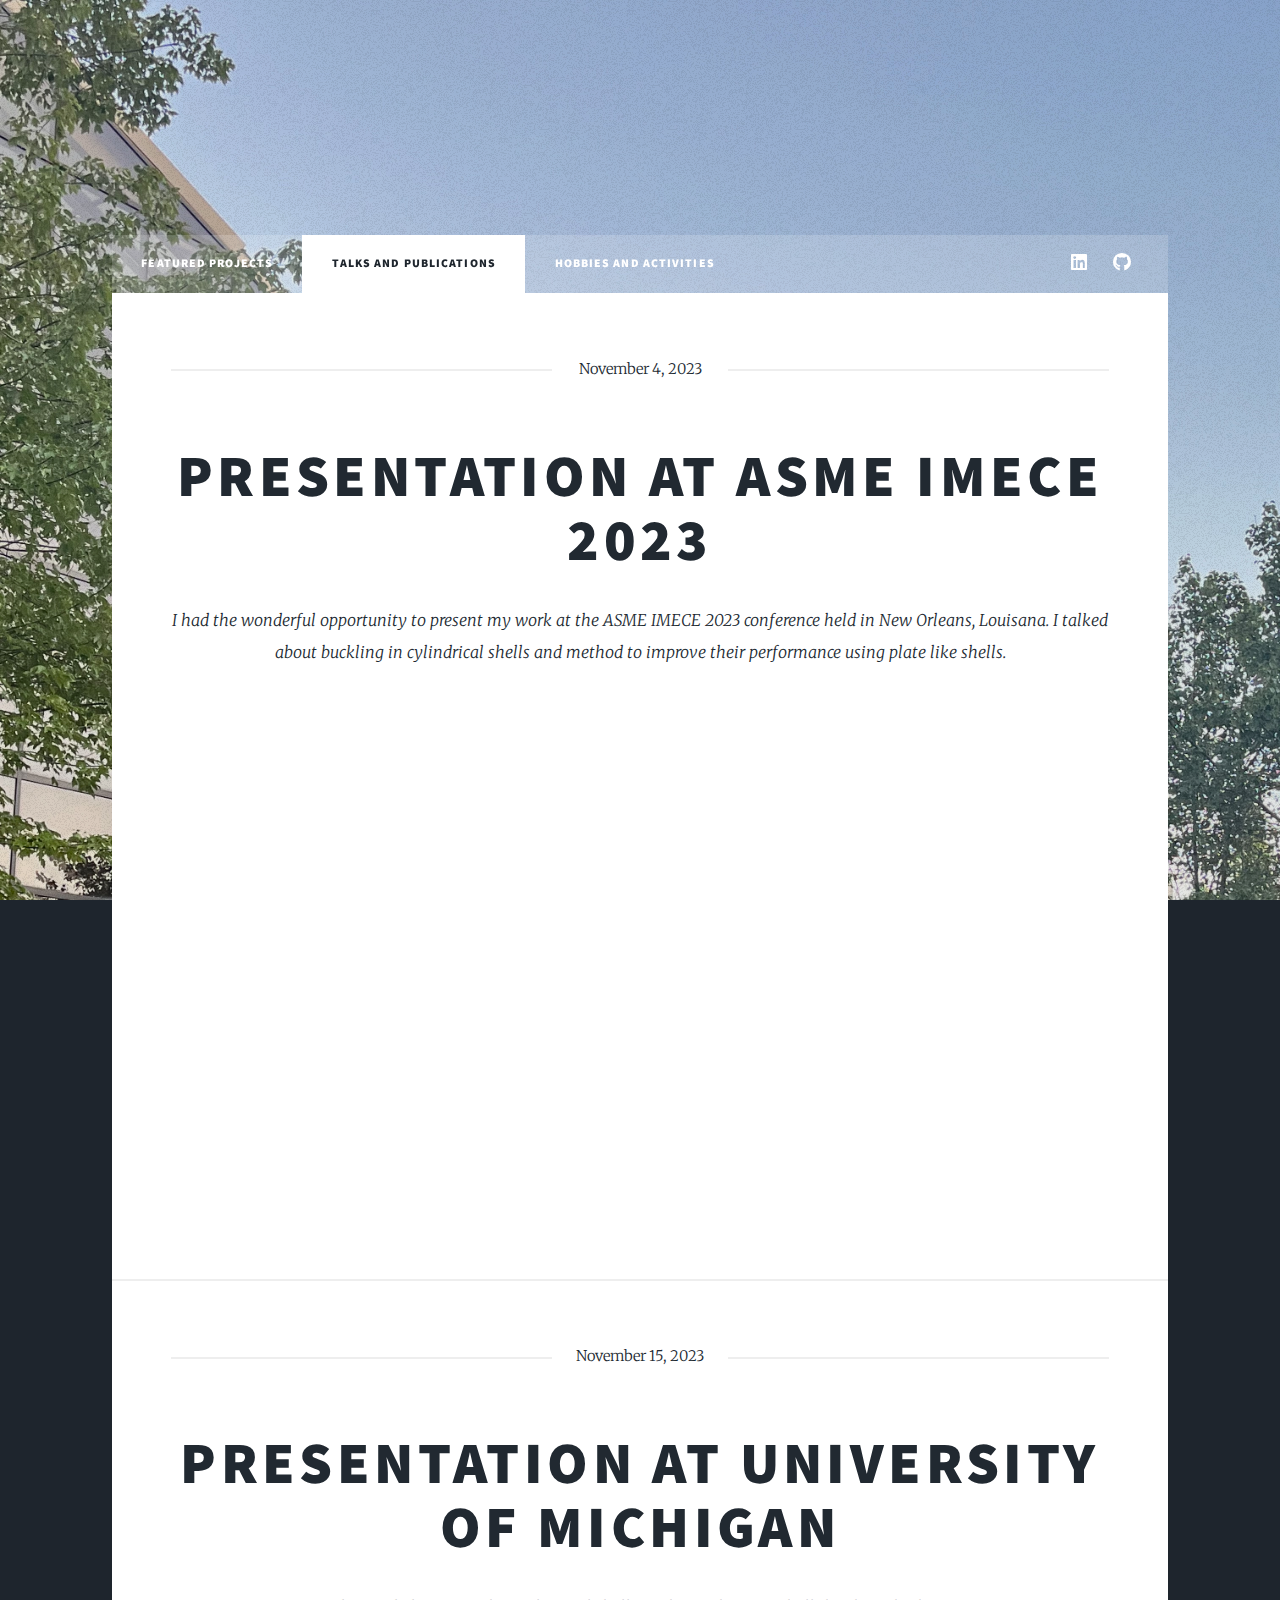
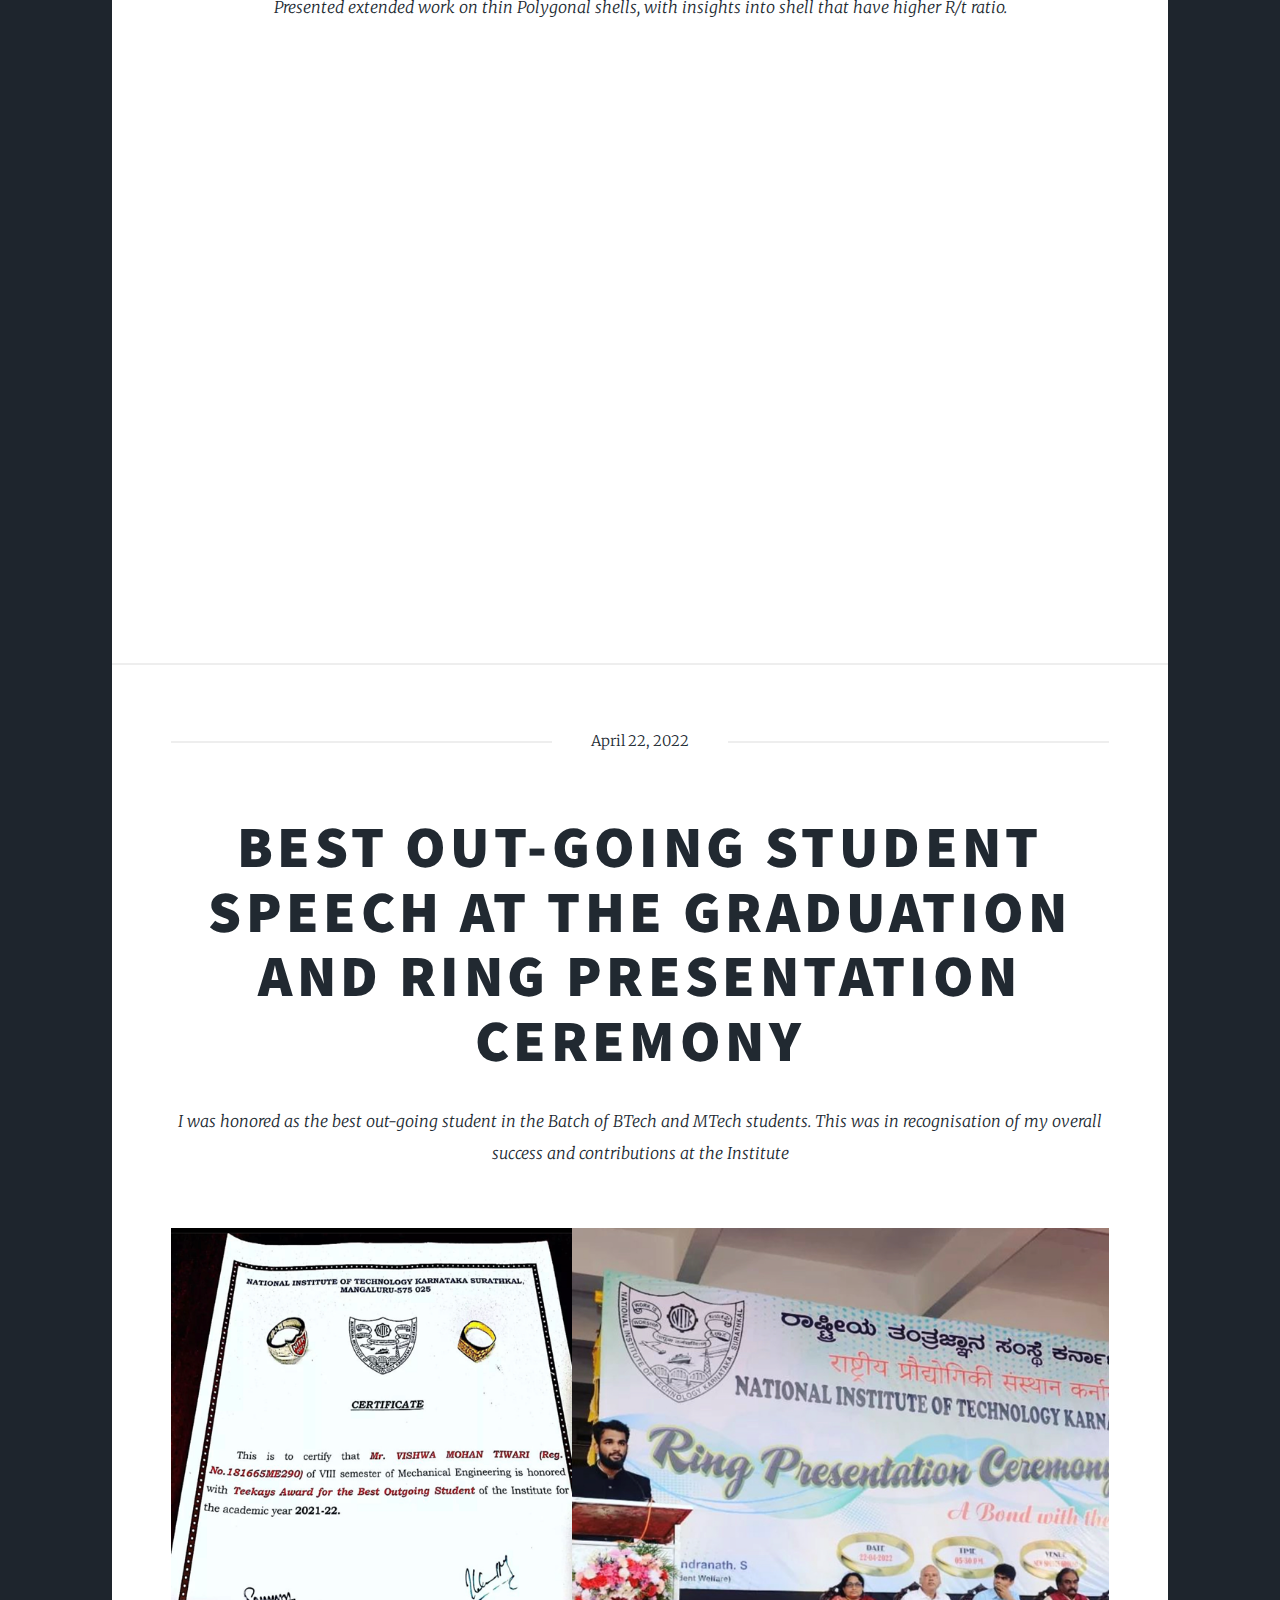
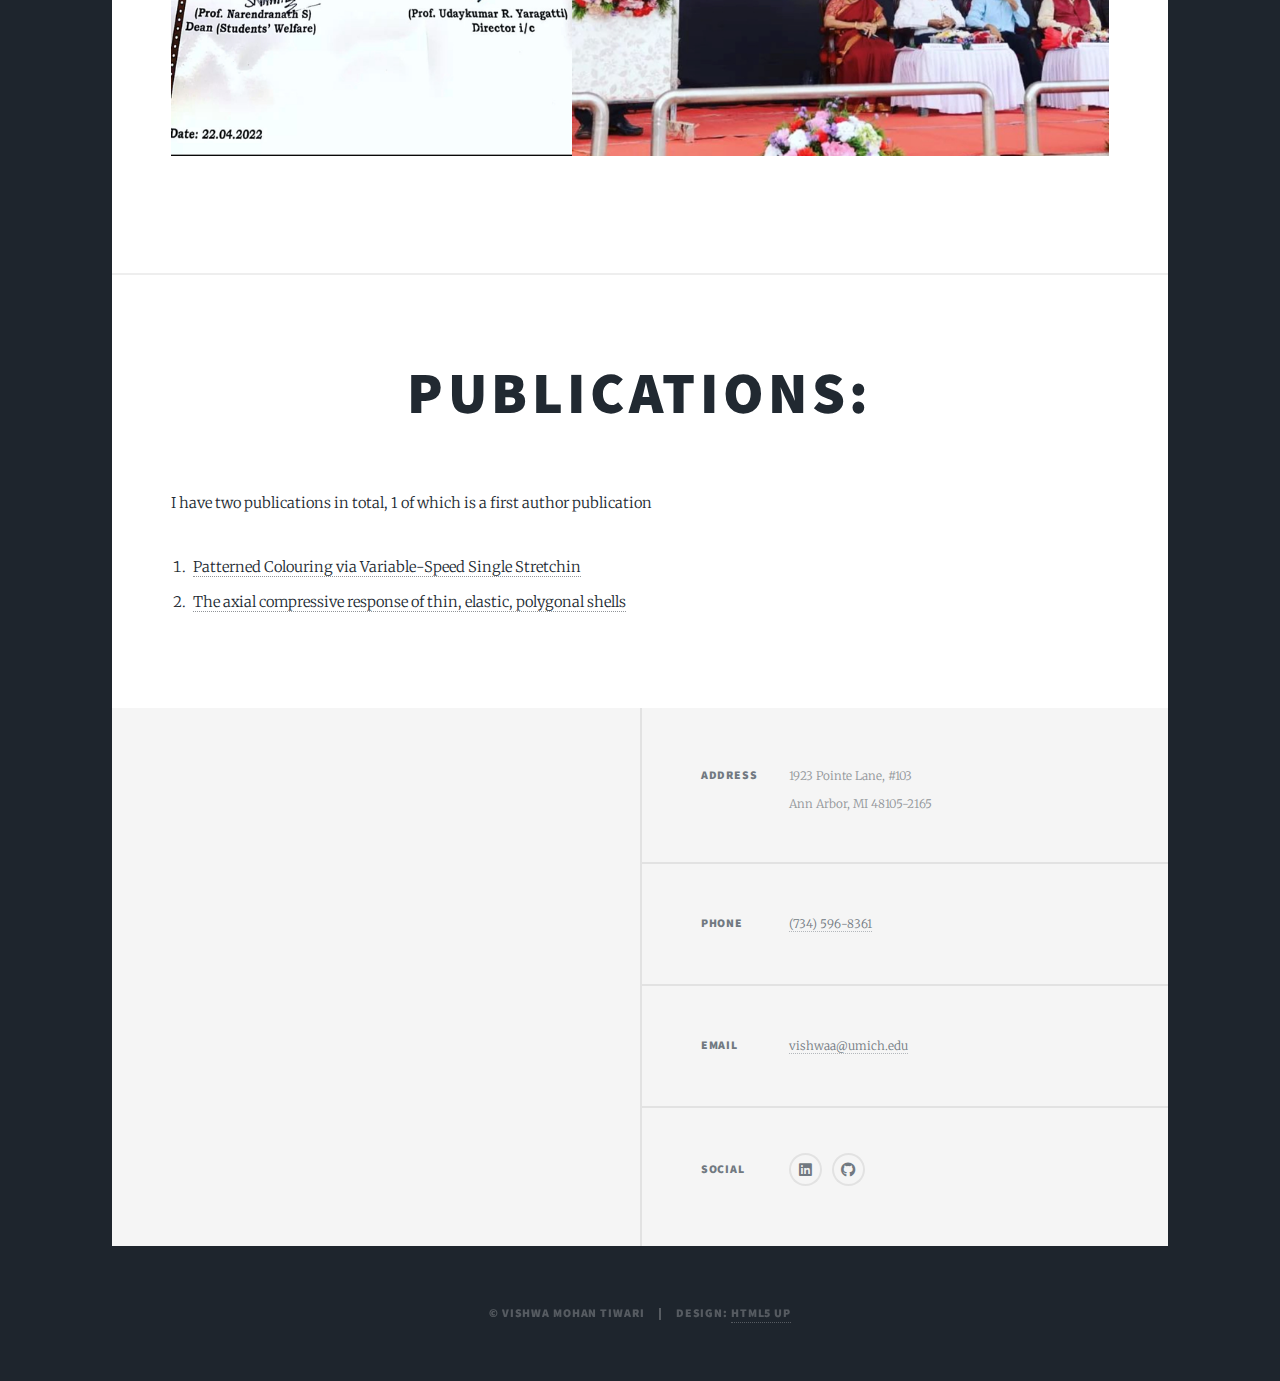
<file: generic.html>
<!DOCTYPE HTML>
<!--
	Massively by HTML5 UP
	html5up.net | @ajlkn
	Free for personal and commercial use under the CCA 3.0 license (html5up.net/license)
-->
<html>
	<head>
		<title>Generic Page - Massively by HTML5 UP</title>
		<meta charset="utf-8" />
		<meta name="viewport" content="width=device-width, initial-scale=1, user-scalable=no" />
		<link rel="stylesheet" href="assets/css/main.css" />
		<noscript><link rel="stylesheet" href="assets/css/noscript.css" /></noscript>
	</head>
	<body class="is-preload">

		<!-- Wrapper -->
			<div id="wrapper">

				<!-- Header -->
					<header id="header">
						<!-- <a href="index.html" class="logo">Massively</a> -->
					</header>

				<!-- Nav -->
					<nav id="nav">
						<ul class="links">
							<li><a href="index.html">Featured Projects</a></li>
							<li class="active"><a href="generic.html">Talks and Publications</a></li>
							<li><a href="elements.html">Hobbies and Activities</a></li>
							
						</ul>
						<ul class="icons">
							<!-- <li><a href="#" class="icon brands fa-twitter"><span class="label">Twitter</span></a></li>
							<li><a href="#" class="icon brands fa-facebook-f"><span class="label">Facebook</span></a></li> -->
							<li><a href="https://www.linkedin.com/in/vishwamohan-nitk/" class="icon brands alt fa-linkedin"><span class="label">Linkedin</span></a></li>
							<li><a href="https://github.com/vishwaaaaa" class="icon brands alt fa-github"><span class="label">GitHub</span></a></li>
						</ul>
					</nav>

				<!-- Main -->
					<div id="main">

						<!-- Post -->
							<section class="post">
								<header class="major">
									<span class="date">November 4, 2023</span>
									<h1>Presentation at ASME IMECE 2023</h1>
									<p>I had the wonderful opportunity to present my work at the ASME IMECE 2023 conference held in New Orleans, Louisana. I talked about buckling in cylindrical shells and method to improve their performance 
										using plate like shells. </p>
								</header>
								<!-- <div class="image main"><img src="images/pic01.jpg" alt="" /></div> -->
								<div class="video-container">
									<iframe src="https://drive.google.com/file/d/1NP2LAsjIGqgegj_n5GD8TuP85T4MVT5T/preview" width="640" height="480"></iframe>
								</div>
								<p</p>
							</section>
							<section class="post">
								<header class="major">
									<span class="date">November 15, 2023</span>
									<h1>Presentation at University of Michigan </h1>
									<p>Presented extended work on thin Polygonal shells, with insights into shell that have higher R/t ratio.</p>
								</header>
								<!-- <div class="image main"><img src="images/pic01.jpg" alt="" /></div> -->
								<div class="video-container">
									<iframe src="https://drive.google.com/file/d/12kdh67mXZXMfr0YmedAlNME_PShKqd8S/preview" width="640" height="480"></iframe>
								</div>
								<p></p>
							</section>
							<section class="post">
								<header class="major">
									<span class="date">April 22, 2022</span>
									<h1>Best Out-going student speech at the graduation and ring presentation ceremony </h1>
									<p>I was honored as the best out-going student in the Batch of BTech and MTech students. This was in recognisation of my overall success and contributions at the Institute</p>
								</header>
								<div class="image main"><img src="images/NITK.png" alt="" /></div>
								<!-- <div class="video-container">
									<iframe src="https://drive.google.com/file/d/1NP2LAsjIGqgegj_n5GD8TuP85T4MVT5T/preview" width="640" height="480"></iframe>
								</div> -->
								<p></p>
							</section>
							<section class="post">
								<header class="major">
									<!-- <span class="date">April 25, 2017</span> -->
									<h1>Publications: </h1>
									<p></p>
								</header>
								<!-- <div class="image main"><img src="images/NITK.png" alt="" /></div> -->
								<!-- <div class="video-container">
									<iframe src="https://drive.google.com/file/d/1NP2LAsjIGqgegj_n5GD8TuP85T4MVT5T/preview" width="640" height="480"></iframe>
								</div> -->
								<p>I have two publications in total, 1 of which is a first author publication</p>
								<ol>
									<li><a href="https://www.mdpi.com/2411-5134/7/4/93">Patterned Colouring via Variable-Speed Single Stretchin</a></li>
									<li><a href="https://asmedigitalcollection.asme.org/appliedmechanics/article-abstract/91/6/061002/1194942/The-Axial-Compressive-Response-of-Thin-Elastic?redirectedFrom=fulltext">The axial compressive response of thin, elastic, polygonal shells</a></li>

								</ol>
							</section>

					</div>

				<!-- Footer -->
					<footer id="footer">
						<section>
							<!-- <form method="post" action="#">
								<div class="fields">
									<div class="field">
										<label for="name">Name</label>
										<input type="text" name="name" id="name" />
									</div>
									<div class="field">
										<label for="email">Email</label>
										<input type="text" name="email" id="email" />
									</div>
									<div class="field">
										<label for="message">Message</label>
										<textarea name="message" id="message" rows="3"></textarea>
									</div>
								</div>
								<ul class="actions">
									<li><input type="submit" value="Send Message" /></li>
								</ul>
							</form> -->
						</section>
						<section class="split contact">
							<section class="alt">
								<h3>Address</h3>
								<p>1923 Pointe Lane, #103<br />
								Ann Arbor, MI 48105-2165</p>
							</section>
							<section>
								<h3>Phone</h3>
								<p><a href="#">(734) 596-8361</a></p>
							</section>
							<section>
								<h3>Email</h3>
								<p><a href="#">vishwaa@umich.edu</a></p>
							</section>
							<section>
								<h3>Social</h3>
								<ul class="icons alt">
									<!-- <li><a href="#" class="icon brands alt fa-twitter"><span class="label">Twitter</span></a></li>
									<li><a href="#" class="icon brands alt fa-facebook-f"><span class="label">Facebook</span></a></li> -->
									<li><a href="https://www.linkedin.com/in/vishwamohan-nitk/" class="icon brands alt fa-linkedin"><span class="label">Linkedin</span></a></li>
									<li><a href="https://github.com/vishwaaaaa" class="icon brands alt fa-github"><span class="label">GitHub</span></a></li>
								</ul>
							</section>
						</section>
					</footer>

				<!-- Copyright -->
					<div id="copyright">
						<ul><li>&copy; Vishwa Mohan Tiwari</li><li>Design: <a href="https://html5up.net">HTML5 UP</a></li></ul>
					</div>

			</div>

		<!-- Scripts -->
			<script src="assets/js/jquery.min.js"></script>
			<script src="assets/js/jquery.scrollex.min.js"></script>
			<script src="assets/js/jquery.scrolly.min.js"></script>
			<script src="assets/js/browser.min.js"></script>
			<script src="assets/js/breakpoints.min.js"></script>
			<script src="assets/js/util.js"></script>
			<script src="assets/js/main.js"></script>

	</body>
</html>
</file>
<file: assets/css/main.css>
@import url(fontawesome-all.min.css);
@import url("https://fonts.googleapis.com/css?family=Merriweather:300,700,300italic,700italic|Source+Sans+Pro:900");

/*
	Massively by HTML5 UP
	html5up.net | @ajlkn
	Free for personal and commercial use under the CCA 3.0 license (html5up.net/license)
*/

html, body, div, span, applet, object,
iframe, h1, h2, h3, h4, h5, h6, p, blockquote,
pre, a, abbr, acronym, address, big, cite,
code, del, dfn, em, img, ins, kbd, q, s, samp,
small, strike, strong, sub, sup, tt, var, b,
u, i, center, dl, dt, dd, ol, ul, li, fieldset,
form, label, legend, table, caption, tbody,
tfoot, thead, tr, th, td, article, aside,
canvas, details, embed, figure, figcaption,
footer, header, hgroup, menu, nav, output, ruby,
section, summary, time, mark, audio, video {
	margin: 0;
	padding: 0;
	border: 0;
	font-size: 100%;
	font: inherit;
	vertical-align: baseline;}

article, aside, details, figcaption, figure,
footer, header, hgroup, menu, nav, section {
	display: block;}

body {
	line-height: 1;
}

ol, ul {
	list-style: none;
}

blockquote, q {
	quotes: none;
}

	blockquote:before, blockquote:after, q:before, q:after {
		content: '';
		content: none;
	}

table {
	border-collapse: collapse;
	border-spacing: 0;
}

body {
	-webkit-text-size-adjust: none;
}

mark {
	background-color: transparent;
	color: inherit;
}

input::-moz-focus-inner {
	border: 0;
	padding: 0;
}

input, select, textarea {
	-moz-appearance: none;
	-webkit-appearance: none;
	-ms-appearance: none;
	appearance: none;
}

/* Basic */

	@-ms-viewport {
		width: device-width;
	}

	body {
		-ms-overflow-style: scrollbar;
	}

	@media screen and (max-width: 480px) {

		html, body {
			min-width: 320px;
		}

	}

	html {
		box-sizing: border-box;
	}

	*, *:before, *:after {
		box-sizing: inherit;
	}

	body {
		background-color: #1e252d;
	}
	

		body.is-preload *, body.is-preload *:before, body.is-preload *:after {
			-moz-animation: none !important;
			-webkit-animation: none !important;
			-ms-animation: none !important;
			animation: none !important;
			-moz-transition: none !important;
			-webkit-transition: none !important;
			-ms-transition: none !important;
			transition: none !important;
		}

/* Type */

	html {
		font-size: 16pt;
	}

		@media screen and (max-width: 1680px) {

			html {
				font-size: 12pt;
			}

		}

		@media screen and (max-width: 1280px) {

			html {
				font-size: 11pt;
			}

		}

		@media screen and (max-width: 360px) {

			html {
				font-size: 10pt;
			}

		}

	body {
		color: #212931;
	}

	body, input, select, textarea {
		font-family: "Merriweather", Georgia, serif;
		font-weight: 300;
		font-size: 1rem;
		line-height: 2.375;
	}

	a {
		-moz-transition: color 0.2s ease-in-out, background-color 0.2s ease-in-out, border-color 0.2s ease-in-out, box-shadow 0.2s ease-in-out;
		-webkit-transition: color 0.2s ease-in-out, background-color 0.2s ease-in-out, border-color 0.2s ease-in-out, box-shadow 0.2s ease-in-out;
		-ms-transition: color 0.2s ease-in-out, background-color 0.2s ease-in-out, border-color 0.2s ease-in-out, box-shadow 0.2s ease-in-out;
		transition: color 0.2s ease-in-out, background-color 0.2s ease-in-out, border-color 0.2s ease-in-out, box-shadow 0.2s ease-in-out;
		border-bottom: dotted 1px;
		text-decoration: none;
	}

		a:hover {
			border-bottom-color: transparent;
		}

	strong, b {
		font-weight: 600;
	}

	em, i {
		font-style: italic;
	}

	p {
		text-align: justify;
		margin: 0 0 2rem 0;
	}

	h1, h2, h3, h4, h5, h6 {
		font-family: "Source Sans Pro", Helvetica, sans-serif;
		font-weight: 900;
		line-height: 1.5;
		letter-spacing: 0.075em;
		text-transform: uppercase;
		margin: 0 0 1rem 0;
	}

		h1 a, h2 a, h3 a, h4 a, h5 a, h6 a {
			border-bottom: 0;
			color: inherit;
			text-decoration: none;
		}

	h1 {
		font-size: 4rem;
		line-height: 1.1;
		margin: 0 0 2rem 0;
	}

	h2 {
		font-size: 1.75rem;
		line-height: 1.3;
		margin: 0 0 1.5rem 0;
	}

	h3 {
		font-size: 1.25rem;
		margin: 0 0 1.5rem 0;
	}

	h4 {
		font-size: 1rem;
	}

	h5 {
		font-size: 0.9rem;
	}

	h6 {
		font-size: 0.8rem;
	}

	sub {
		font-size: 0.8rem;
		position: relative;
		top: 0.5rem;
	}

	sup {
		font-size: 0.8rem;
		position: relative;
		top: -0.5rem;
	}

	blockquote {
		border-left: solid 4px;
		font-style: italic;
		margin: 0 0 2rem 0;
		padding: 0.5rem 0 0.5rem 2rem;
	}

	code {
		border: solid 2px;
		font-family: "Courier New", monospace;
		font-size: 0.9rem;
		margin: 0 0.25rem;
		padding: 0.25rem 0.65rem;
	}

	pre {
		-webkit-overflow-scrolling: touch;
		font-family: "Courier New", monospace;
		font-size: 0.9rem;
		margin: 0 0 2rem 0;
	}

		pre code {
			display: block;
			line-height: 1.75;
			padding: 1rem 1.5rem;
			overflow-x: auto;
		}

	hr {
		border: 0;
		border-bottom: solid 2px;
		margin: 3rem 0;
	}

		hr.major {
			margin: 5rem 0;
		}

	.align-left {
		text-align: left;
	}

	.align-center {
		text-align: center;
	}

	.align-right {
		text-align: right;
	}

	input, select, textarea {
		color: #212931;
	}

	a {
		color: #212931;
		border-bottom-color: rgba(33, 41, 49, 0.5);
	}

		a:hover {
			border-bottom-color: transparent;
			color: #18bfef !important;
		}

	strong, b {
		color: #212931;
	}

	h1, h2, h3, h4, h5, h6 {
		color: #212931;
	}

	blockquote {
		border-left-color: #eeeeee;
	}

	code {
		background: rgba(220, 220, 220, 0.25);
		border-color: #eeeeee;
	}

	hr {
		border-bottom-color: #eeeeee;
	}

/* Row */

	.row {
		display: flex;
		flex-wrap: wrap;
		box-sizing: border-box;
		align-items: stretch;
	}

		.row > * {
			box-sizing: border-box;
		}

		.row.gtr-uniform > * > :last-child {
			margin-bottom: 0;
		}

		.row.aln-left {
			justify-content: flex-start;
		}

		.row.aln-center {
			justify-content: center;
		}

		.row.aln-right {
			justify-content: flex-end;
		}

		.row.aln-top {
			align-items: flex-start;
		}

		.row.aln-middle {
			align-items: center;
		}

		.row.aln-bottom {
			align-items: flex-end;
		}

		.row > .imp {
			order: -1;
		}

		.row > .col-1 {
			width: 8.33333%;
		}

		.row > .off-1 {
			margin-left: 8.33333%;
		}

		.row > .col-2 {
			width: 16.66667%;
		}

		.row > .off-2 {
			margin-left: 16.66667%;
		}

		.row > .col-3 {
			width: 25%;
		}

		.row > .off-3 {
			margin-left: 25%;
		}

		.row > .col-4 {
			width: 33.33333%;
		}

		.row > .off-4 {
			margin-left: 33.33333%;
		}

		.row > .col-5 {
			width: 41.66667%;
		}

		.row > .off-5 {
			margin-left: 41.66667%;
		}

		.row > .col-6 {
			width: 50%;
		}

		.row > .off-6 {
			margin-left: 50%;
		}

		.row > .col-7 {
			width: 58.33333%;
		}

		.row > .off-7 {
			margin-left: 58.33333%;
		}

		.row > .col-8 {
			width: 66.66667%;
		}

		.row > .off-8 {
			margin-left: 66.66667%;
		}

		.row > .col-9 {
			width: 75%;
		}

		.row > .off-9 {
			margin-left: 75%;
		}

		.row > .col-10 {
			width: 83.33333%;
		}

		.row > .off-10 {
			margin-left: 83.33333%;
		}

		.row > .col-11 {
			width: 91.66667%;
		}

		.row > .off-11 {
			margin-left: 91.66667%;
		}

		.row > .col-12 {
			width: 100%;
		}

		.row > .off-12 {
			margin-left: 100%;
		}

		.row.gtr-0 {
			margin-top: 0;
			margin-left: 0rem;
		}

			.row.gtr-0 > * {
				padding: 0 0 0 0rem;
			}

			.row.gtr-0.gtr-uniform {
				margin-top: 0rem;
			}

				.row.gtr-0.gtr-uniform > * {
					padding-top: 0rem;
				}

		.row.gtr-25 {
			margin-top: 0;
			margin-left: -0.375rem;
		}

			.row.gtr-25 > * {
				padding: 0 0 0 0.375rem;
			}

			.row.gtr-25.gtr-uniform {
				margin-top: -0.375rem;
			}

				.row.gtr-25.gtr-uniform > * {
					padding-top: 0.375rem;
				}

		.row.gtr-50 {
			margin-top: 0;
			margin-left: -0.75rem;
		}

			.row.gtr-50 > * {
				padding: 0 0 0 0.75rem;
			}

			.row.gtr-50.gtr-uniform {
				margin-top: -0.75rem;
			}

				.row.gtr-50.gtr-uniform > * {
					padding-top: 0.75rem;
				}

		.row {
			margin-top: 0;
			margin-left: -1.5rem;
		}

			.row > * {
				padding: 0 0 0 1.5rem;
			}

			.row.gtr-uniform {
				margin-top: -1.5rem;
			}

				.row.gtr-uniform > * {
					padding-top: 1.5rem;
				}

		.row.gtr-150 {
			margin-top: 0;
			margin-left: -2.25rem;
		}

			.row.gtr-150 > * {
				padding: 0 0 0 2.25rem;
			}

			.row.gtr-150.gtr-uniform {
				margin-top: -2.25rem;
			}

				.row.gtr-150.gtr-uniform > * {
					padding-top: 2.25rem;
				}

		.row.gtr-200 {
			margin-top: 0;
			margin-left: -3rem;
		}

			.row.gtr-200 > * {
				padding: 0 0 0 3rem;
			}

			.row.gtr-200.gtr-uniform {
				margin-top: -3rem;
			}

				.row.gtr-200.gtr-uniform > * {
					padding-top: 3rem;
				}

		@media screen and (max-width: 1680px) {

			.row {
				display: flex;
				flex-wrap: wrap;
				box-sizing: border-box;
				align-items: stretch;
			}

				.row > * {
					box-sizing: border-box;
				}

				.row.gtr-uniform > * > :last-child {
					margin-bottom: 0;
				}

				.row.aln-left {
					justify-content: flex-start;
				}

				.row.aln-center {
					justify-content: center;
				}

				.row.aln-right {
					justify-content: flex-end;
				}

				.row.aln-top {
					align-items: flex-start;
				}

				.row.aln-middle {
					align-items: center;
				}

				.row.aln-bottom {
					align-items: flex-end;
				}

				.row > .imp-xlarge {
					order: -1;
				}

				.row > .col-1-xlarge {
					width: 8.33333%;
				}

				.row > .off-1-xlarge {
					margin-left: 8.33333%;
				}

				.row > .col-2-xlarge {
					width: 16.66667%;
				}

				.row > .off-2-xlarge {
					margin-left: 16.66667%;
				}

				.row > .col-3-xlarge {
					width: 25%;
				}

				.row > .off-3-xlarge {
					margin-left: 25%;
				}

				.row > .col-4-xlarge {
					width: 33.33333%;
				}

				.row > .off-4-xlarge {
					margin-left: 33.33333%;
				}

				.row > .col-5-xlarge {
					width: 41.66667%;
				}

				.row > .off-5-xlarge {
					margin-left: 41.66667%;
				}

				.row > .col-6-xlarge {
					width: 50%;
				}

				.row > .off-6-xlarge {
					margin-left: 50%;
				}

				.row > .col-7-xlarge {
					width: 58.33333%;
				}

				.row > .off-7-xlarge {
					margin-left: 58.33333%;
				}

				.row > .col-8-xlarge {
					width: 66.66667%;
				}

				.row > .off-8-xlarge {
					margin-left: 66.66667%;
				}

				.row > .col-9-xlarge {
					width: 75%;
				}

				.row > .off-9-xlarge {
					margin-left: 75%;
				}

				.row > .col-10-xlarge {
					width: 83.33333%;
				}

				.row > .off-10-xlarge {
					margin-left: 83.33333%;
				}

				.row > .col-11-xlarge {
					width: 91.66667%;
				}

				.row > .off-11-xlarge {
					margin-left: 91.66667%;
				}

				.row > .col-12-xlarge {
					width: 100%;
				}

				.row > .off-12-xlarge {
					margin-left: 100%;
				}

				.row.gtr-0 {
					margin-top: 0;
					margin-left: 0rem;
				}

					.row.gtr-0 > * {
						padding: 0 0 0 0rem;
					}

					.row.gtr-0.gtr-uniform {
						margin-top: 0rem;
					}

						.row.gtr-0.gtr-uniform > * {
							padding-top: 0rem;
						}

				.row.gtr-25 {
					margin-top: 0;
					margin-left: -0.375rem;
				}

					.row.gtr-25 > * {
						padding: 0 0 0 0.375rem;
					}

					.row.gtr-25.gtr-uniform {
						margin-top: -0.375rem;
					}

						.row.gtr-25.gtr-uniform > * {
							padding-top: 0.375rem;
						}

				.row.gtr-50 {
					margin-top: 0;
					margin-left: -0.75rem;
				}

					.row.gtr-50 > * {
						padding: 0 0 0 0.75rem;
					}

					.row.gtr-50.gtr-uniform {
						margin-top: -0.75rem;
					}

						.row.gtr-50.gtr-uniform > * {
							padding-top: 0.75rem;
						}

				.row {
					margin-top: 0;
					margin-left: -1.5rem;
				}

					.row > * {
						padding: 0 0 0 1.5rem;
					}

					.row.gtr-uniform {
						margin-top: -1.5rem;
					}

						.row.gtr-uniform > * {
							padding-top: 1.5rem;
						}

				.row.gtr-150 {
					margin-top: 0;
					margin-left: -2.25rem;
				}

					.row.gtr-150 > * {
						padding: 0 0 0 2.25rem;
					}

					.row.gtr-150.gtr-uniform {
						margin-top: -2.25rem;
					}

						.row.gtr-150.gtr-uniform > * {
							padding-top: 2.25rem;
						}

				.row.gtr-200 {
					margin-top: 0;
					margin-left: -3rem;
				}

					.row.gtr-200 > * {
						padding: 0 0 0 3rem;
					}

					.row.gtr-200.gtr-uniform {
						margin-top: -3rem;
					}

						.row.gtr-200.gtr-uniform > * {
							padding-top: 3rem;
						}

		}

		@media screen and (max-width: 1280px) {

			.row {
				display: flex;
				flex-wrap: wrap;
				box-sizing: border-box;
				align-items: stretch;
			}

				.row > * {
					box-sizing: border-box;
				}

				.row.gtr-uniform > * > :last-child {
					margin-bottom: 0;
				}

				.row.aln-left {
					justify-content: flex-start;
				}

				.row.aln-center {
					justify-content: center;
				}

				.row.aln-right {
					justify-content: flex-end;
				}

				.row.aln-top {
					align-items: flex-start;
				}

				.row.aln-middle {
					align-items: center;
				}

				.row.aln-bottom {
					align-items: flex-end;
				}

				.row > .imp-large {
					order: -1;
				}

				.row > .col-1-large {
					width: 8.33333%;
				}

				.row > .off-1-large {
					margin-left: 8.33333%;
				}

				.row > .col-2-large {
					width: 16.66667%;
				}

				.row > .off-2-large {
					margin-left: 16.66667%;
				}

				.row > .col-3-large {
					width: 25%;
				}

				.row > .off-3-large {
					margin-left: 25%;
				}

				.row > .col-4-large {
					width: 33.33333%;
				}

				.row > .off-4-large {
					margin-left: 33.33333%;
				}

				.row > .col-5-large {
					width: 41.66667%;
				}

				.row > .off-5-large {
					margin-left: 41.66667%;
				}

				.row > .col-6-large {
					width: 50%;
				}

				.row > .off-6-large {
					margin-left: 50%;
				}

				.row > .col-7-large {
					width: 58.33333%;
				}

				.row > .off-7-large {
					margin-left: 58.33333%;
				}

				.row > .col-8-large {
					width: 66.66667%;
				}

				.row > .off-8-large {
					margin-left: 66.66667%;
				}

				.row > .col-9-large {
					width: 75%;
				}

				.row > .off-9-large {
					margin-left: 75%;
				}

				.row > .col-10-large {
					width: 83.33333%;
				}

				.row > .off-10-large {
					margin-left: 83.33333%;
				}

				.row > .col-11-large {
					width: 91.66667%;
				}

				.row > .off-11-large {
					margin-left: 91.66667%;
				}

				.row > .col-12-large {
					width: 100%;
				}

				.row > .off-12-large {
					margin-left: 100%;
				}

				.row.gtr-0 {
					margin-top: 0;
					margin-left: 0rem;
				}

					.row.gtr-0 > * {
						padding: 0 0 0 0rem;
					}

					.row.gtr-0.gtr-uniform {
						margin-top: 0rem;
					}

						.row.gtr-0.gtr-uniform > * {
							padding-top: 0rem;
						}

				.row.gtr-25 {
					margin-top: 0;
					margin-left: -0.375rem;
				}

					.row.gtr-25 > * {
						padding: 0 0 0 0.375rem;
					}

					.row.gtr-25.gtr-uniform {
						margin-top: -0.375rem;
					}

						.row.gtr-25.gtr-uniform > * {
							padding-top: 0.375rem;
						}

				.row.gtr-50 {
					margin-top: 0;
					margin-left: -0.75rem;
				}

					.row.gtr-50 > * {
						padding: 0 0 0 0.75rem;
					}

					.row.gtr-50.gtr-uniform {
						margin-top: -0.75rem;
					}

						.row.gtr-50.gtr-uniform > * {
							padding-top: 0.75rem;
						}

				.row {
					margin-top: 0;
					margin-left: -1.5rem;
				}

					.row > * {
						padding: 0 0 0 1.5rem;
					}

					.row.gtr-uniform {
						margin-top: -1.5rem;
					}

						.row.gtr-uniform > * {
							padding-top: 1.5rem;
						}

				.row.gtr-150 {
					margin-top: 0;
					margin-left: -2.25rem;
				}

					.row.gtr-150 > * {
						padding: 0 0 0 2.25rem;
					}

					.row.gtr-150.gtr-uniform {
						margin-top: -2.25rem;
					}

						.row.gtr-150.gtr-uniform > * {
							padding-top: 2.25rem;
						}

				.row.gtr-200 {
					margin-top: 0;
					margin-left: -3rem;
				}

					.row.gtr-200 > * {
						padding: 0 0 0 3rem;
					}

					.row.gtr-200.gtr-uniform {
						margin-top: -3rem;
					}

						.row.gtr-200.gtr-uniform > * {
							padding-top: 3rem;
						}

		}

		@media screen and (max-width: 980px) {

			.row {
				display: flex;
				flex-wrap: wrap;
				box-sizing: border-box;
				align-items: stretch;
			}

				.row > * {
					box-sizing: border-box;
				}

				.row.gtr-uniform > * > :last-child {
					margin-bottom: 0;
				}

				.row.aln-left {
					justify-content: flex-start;
				}

				.row.aln-center {
					justify-content: center;
				}

				.row.aln-right {
					justify-content: flex-end;
				}

				.row.aln-top {
					align-items: flex-start;
				}

				.row.aln-middle {
					align-items: center;
				}

				.row.aln-bottom {
					align-items: flex-end;
				}

				.row > .imp-medium {
					order: -1;
				}

				.row > .col-1-medium {
					width: 8.33333%;
				}

				.row > .off-1-medium {
					margin-left: 8.33333%;
				}

				.row > .col-2-medium {
					width: 16.66667%;
				}

				.row > .off-2-medium {
					margin-left: 16.66667%;
				}

				.row > .col-3-medium {
					width: 25%;
				}

				.row > .off-3-medium {
					margin-left: 25%;
				}

				.row > .col-4-medium {
					width: 33.33333%;
				}

				.row > .off-4-medium {
					margin-left: 33.33333%;
				}

				.row > .col-5-medium {
					width: 41.66667%;
				}

				.row > .off-5-medium {
					margin-left: 41.66667%;
				}

				.row > .col-6-medium {
					width: 50%;
				}

				.row > .off-6-medium {
					margin-left: 50%;
				}

				.row > .col-7-medium {
					width: 58.33333%;
				}

				.row > .off-7-medium {
					margin-left: 58.33333%;
				}

				.row > .col-8-medium {
					width: 66.66667%;
				}

				.row > .off-8-medium {
					margin-left: 66.66667%;
				}

				.row > .col-9-medium {
					width: 75%;
				}

				.row > .off-9-medium {
					margin-left: 75%;
				}

				.row > .col-10-medium {
					width: 83.33333%;
				}

				.row > .off-10-medium {
					margin-left: 83.33333%;
				}

				.row > .col-11-medium {
					width: 91.66667%;
				}

				.row > .off-11-medium {
					margin-left: 91.66667%;
				}

				.row > .col-12-medium {
					width: 100%;
				}

				.row > .off-12-medium {
					margin-left: 100%;
				}

				.row.gtr-0 {
					margin-top: 0;
					margin-left: 0rem;
				}

					.row.gtr-0 > * {
						padding: 0 0 0 0rem;
					}

					.row.gtr-0.gtr-uniform {
						margin-top: 0rem;
					}

						.row.gtr-0.gtr-uniform > * {
							padding-top: 0rem;
						}

				.row.gtr-25 {
					margin-top: 0;
					margin-left: -0.375rem;
				}

					.row.gtr-25 > * {
						padding: 0 0 0 0.375rem;
					}

					.row.gtr-25.gtr-uniform {
						margin-top: -0.375rem;
					}

						.row.gtr-25.gtr-uniform > * {
							padding-top: 0.375rem;
						}

				.row.gtr-50 {
					margin-top: 0;
					margin-left: -0.75rem;
				}

					.row.gtr-50 > * {
						padding: 0 0 0 0.75rem;
					}

					.row.gtr-50.gtr-uniform {
						margin-top: -0.75rem;
					}

						.row.gtr-50.gtr-uniform > * {
							padding-top: 0.75rem;
						}

				.row {
					margin-top: 0;
					margin-left: -1.5rem;
				}

					.row > * {
						padding: 0 0 0 1.5rem;
					}

					.row.gtr-uniform {
						margin-top: -1.5rem;
					}

						.row.gtr-uniform > * {
							padding-top: 1.5rem;
						}

				.row.gtr-150 {
					margin-top: 0;
					margin-left: -2.25rem;
				}

					.row.gtr-150 > * {
						padding: 0 0 0 2.25rem;
					}

					.row.gtr-150.gtr-uniform {
						margin-top: -2.25rem;
					}

						.row.gtr-150.gtr-uniform > * {
							padding-top: 2.25rem;
						}

				.row.gtr-200 {
					margin-top: 0;
					margin-left: -3rem;
				}

					.row.gtr-200 > * {
						padding: 0 0 0 3rem;
					}

					.row.gtr-200.gtr-uniform {
						margin-top: -3rem;
					}

						.row.gtr-200.gtr-uniform > * {
							padding-top: 3rem;
						}

		}

		@media screen and (max-width: 736px) {

			.row {
				display: flex;
				flex-wrap: wrap;
				box-sizing: border-box;
				align-items: stretch;
			}

				.row > * {
					box-sizing: border-box;
				}

				.row.gtr-uniform > * > :last-child {
					margin-bottom: 0;
				}

				.row.aln-left {
					justify-content: flex-start;
				}

				.row.aln-center {
					justify-content: center;
				}

				.row.aln-right {
					justify-content: flex-end;
				}

				.row.aln-top {
					align-items: flex-start;
				}

				.row.aln-middle {
					align-items: center;
				}

				.row.aln-bottom {
					align-items: flex-end;
				}

				.row > .imp-small {
					order: -1;
				}

				.row > .col-1-small {
					width: 8.33333%;
				}

				.row > .off-1-small {
					margin-left: 8.33333%;
				}

				.row > .col-2-small {
					width: 16.66667%;
				}

				.row > .off-2-small {
					margin-left: 16.66667%;
				}

				.row > .col-3-small {
					width: 25%;
				}

				.row > .off-3-small {
					margin-left: 25%;
				}

				.row > .col-4-small {
					width: 33.33333%;
				}

				.row > .off-4-small {
					margin-left: 33.33333%;
				}

				.row > .col-5-small {
					width: 41.66667%;
				}

				.row > .off-5-small {
					margin-left: 41.66667%;
				}

				.row > .col-6-small {
					width: 50%;
				}

				.row > .off-6-small {
					margin-left: 50%;
				}

				.row > .col-7-small {
					width: 58.33333%;
				}

				.row > .off-7-small {
					margin-left: 58.33333%;
				}

				.row > .col-8-small {
					width: 66.66667%;
				}

				.row > .off-8-small {
					margin-left: 66.66667%;
				}

				.row > .col-9-small {
					width: 75%;
				}

				.row > .off-9-small {
					margin-left: 75%;
				}

				.row > .col-10-small {
					width: 83.33333%;
				}

				.row > .off-10-small {
					margin-left: 83.33333%;
				}

				.row > .col-11-small {
					width: 91.66667%;
				}

				.row > .off-11-small {
					margin-left: 91.66667%;
				}

				.row > .col-12-small {
					width: 100%;
				}

				.row > .off-12-small {
					margin-left: 100%;
				}

				.row.gtr-0 {
					margin-top: 0;
					margin-left: 0rem;
				}

					.row.gtr-0 > * {
						padding: 0 0 0 0rem;
					}

					.row.gtr-0.gtr-uniform {
						margin-top: 0rem;
					}

						.row.gtr-0.gtr-uniform > * {
							padding-top: 0rem;
						}

				.row.gtr-25 {
					margin-top: 0;
					margin-left: -0.375rem;
				}

					.row.gtr-25 > * {
						padding: 0 0 0 0.375rem;
					}

					.row.gtr-25.gtr-uniform {
						margin-top: -0.375rem;
					}

						.row.gtr-25.gtr-uniform > * {
							padding-top: 0.375rem;
						}

				.row.gtr-50 {
					margin-top: 0;
					margin-left: -0.75rem;
				}

					.row.gtr-50 > * {
						padding: 0 0 0 0.75rem;
					}

					.row.gtr-50.gtr-uniform {
						margin-top: -0.75rem;
					}

						.row.gtr-50.gtr-uniform > * {
							padding-top: 0.75rem;
						}

				.row {
					margin-top: 0;
					margin-left: -1.5rem;
				}

					.row > * {
						padding: 0 0 0 1.5rem;
					}

					.row.gtr-uniform {
						margin-top: -1.5rem;
					}

						.row.gtr-uniform > * {
							padding-top: 1.5rem;
						}

				.row.gtr-150 {
					margin-top: 0;
					margin-left: -2.25rem;
				}

					.row.gtr-150 > * {
						padding: 0 0 0 2.25rem;
					}

					.row.gtr-150.gtr-uniform {
						margin-top: -2.25rem;
					}

						.row.gtr-150.gtr-uniform > * {
							padding-top: 2.25rem;
						}

				.row.gtr-200 {
					margin-top: 0;
					margin-left: -3rem;
				}

					.row.gtr-200 > * {
						padding: 0 0 0 3rem;
					}

					.row.gtr-200.gtr-uniform {
						margin-top: -3rem;
					}

						.row.gtr-200.gtr-uniform > * {
							padding-top: 3rem;
						}

		}

		@media screen and (max-width: 480px) {

			.row {
				display: flex;
				flex-wrap: wrap;
				box-sizing: border-box;
				align-items: stretch;
			}

				.row > * {
					box-sizing: border-box;
				}

				.row.gtr-uniform > * > :last-child {
					margin-bottom: 0;
				}

				.row.aln-left {
					justify-content: flex-start;
				}

				.row.aln-center {
					justify-content: center;
				}

				.row.aln-right {
					justify-content: flex-end;
				}

				.row.aln-top {
					align-items: flex-start;
				}

				.row.aln-middle {
					align-items: center;
				}

				.row.aln-bottom {
					align-items: flex-end;
				}

				.row > .imp-xsmall {
					order: -1;
				}

				.row > .col-1-xsmall {
					width: 8.33333%;
				}

				.row > .off-1-xsmall {
					margin-left: 8.33333%;
				}

				.row > .col-2-xsmall {
					width: 16.66667%;
				}

				.row > .off-2-xsmall {
					margin-left: 16.66667%;
				}

				.row > .col-3-xsmall {
					width: 25%;
				}

				.row > .off-3-xsmall {
					margin-left: 25%;
				}

				.row > .col-4-xsmall {
					width: 33.33333%;
				}

				.row > .off-4-xsmall {
					margin-left: 33.33333%;
				}

				.row > .col-5-xsmall {
					width: 41.66667%;
				}

				.row > .off-5-xsmall {
					margin-left: 41.66667%;
				}

				.row > .col-6-xsmall {
					width: 50%;
				}

				.row > .off-6-xsmall {
					margin-left: 50%;
				}

				.row > .col-7-xsmall {
					width: 58.33333%;
				}

				.row > .off-7-xsmall {
					margin-left: 58.33333%;
				}

				.row > .col-8-xsmall {
					width: 66.66667%;
				}

				.row > .off-8-xsmall {
					margin-left: 66.66667%;
				}

				.row > .col-9-xsmall {
					width: 75%;
				}

				.row > .off-9-xsmall {
					margin-left: 75%;
				}

				.row > .col-10-xsmall {
					width: 83.33333%;
				}

				.row > .off-10-xsmall {
					margin-left: 83.33333%;
				}

				.row > .col-11-xsmall {
					width: 91.66667%;
				}

				.row > .off-11-xsmall {
					margin-left: 91.66667%;
				}

				.row > .col-12-xsmall {
					width: 100%;
				}

				.row > .off-12-xsmall {
					margin-left: 100%;
				}

				.row.gtr-0 {
					margin-top: 0;
					margin-left: 0rem;
				}

					.row.gtr-0 > * {
						padding: 0 0 0 0rem;
					}

					.row.gtr-0.gtr-uniform {
						margin-top: 0rem;
					}

						.row.gtr-0.gtr-uniform > * {
							padding-top: 0rem;
						}

				.row.gtr-25 {
					margin-top: 0;
					margin-left: -0.375rem;
				}

					.row.gtr-25 > * {
						padding: 0 0 0 0.375rem;
					}

					.row.gtr-25.gtr-uniform {
						margin-top: -0.375rem;
					}

						.row.gtr-25.gtr-uniform > * {
							padding-top: 0.375rem;
						}

				.row.gtr-50 {
					margin-top: 0;
					margin-left: -0.75rem;
				}

					.row.gtr-50 > * {
						padding: 0 0 0 0.75rem;
					}

					.row.gtr-50.gtr-uniform {
						margin-top: -0.75rem;
					}

						.row.gtr-50.gtr-uniform > * {
							padding-top: 0.75rem;
						}

				.row {
					margin-top: 0;
					margin-left: -1.5rem;
				}

					.row > * {
						padding: 0 0 0 1.5rem;
					}

					.row.gtr-uniform {
						margin-top: -1.5rem;
					}

						.row.gtr-uniform > * {
							padding-top: 1.5rem;
						}

				.row.gtr-150 {
					margin-top: 0;
					margin-left: -2.25rem;
				}

					.row.gtr-150 > * {
						padding: 0 0 0 2.25rem;
					}

					.row.gtr-150.gtr-uniform {
						margin-top: -2.25rem;
					}

						.row.gtr-150.gtr-uniform > * {
							padding-top: 2.25rem;
						}

				.row.gtr-200 {
					margin-top: 0;
					margin-left: -3rem;
				}

					.row.gtr-200 > * {
						padding: 0 0 0 3rem;
					}

					.row.gtr-200.gtr-uniform {
						margin-top: -3rem;
					}

						.row.gtr-200.gtr-uniform > * {
							padding-top: 3rem;
						}

		}

		@media screen and (max-width: 360px) {

			.row {
				display: flex;
				flex-wrap: wrap;
				box-sizing: border-box;
				align-items: stretch;
			}

				.row > * {
					box-sizing: border-box;
				}

				.row.gtr-uniform > * > :last-child {
					margin-bottom: 0;
				}

				.row.aln-left {
					justify-content: flex-start;
				}

				.row.aln-center {
					justify-content: center;
				}

				.row.aln-right {
					justify-content: flex-end;
				}

				.row.aln-top {
					align-items: flex-start;
				}

				.row.aln-middle {
					align-items: center;
				}

				.row.aln-bottom {
					align-items: flex-end;
				}

				.row > .imp-xxsmall {
					order: -1;
				}

				.row > .col-1-xxsmall {
					width: 8.33333%;
				}

				.row > .off-1-xxsmall {
					margin-left: 8.33333%;
				}

				.row > .col-2-xxsmall {
					width: 16.66667%;
				}

				.row > .off-2-xxsmall {
					margin-left: 16.66667%;
				}

				.row > .col-3-xxsmall {
					width: 25%;
				}

				.row > .off-3-xxsmall {
					margin-left: 25%;
				}

				.row > .col-4-xxsmall {
					width: 33.33333%;
				}

				.row > .off-4-xxsmall {
					margin-left: 33.33333%;
				}

				.row > .col-5-xxsmall {
					width: 41.66667%;
				}

				.row > .off-5-xxsmall {
					margin-left: 41.66667%;
				}

				.row > .col-6-xxsmall {
					width: 50%;
				}

				.row > .off-6-xxsmall {
					margin-left: 50%;
				}

				.row > .col-7-xxsmall {
					width: 58.33333%;
				}

				.row > .off-7-xxsmall {
					margin-left: 58.33333%;
				}

				.row > .col-8-xxsmall {
					width: 66.66667%;
				}

				.row > .off-8-xxsmall {
					margin-left: 66.66667%;
				}

				.row > .col-9-xxsmall {
					width: 75%;
				}

				.row > .off-9-xxsmall {
					margin-left: 75%;
				}

				.row > .col-10-xxsmall {
					width: 83.33333%;
				}

				.row > .off-10-xxsmall {
					margin-left: 83.33333%;
				}

				.row > .col-11-xxsmall {
					width: 91.66667%;
				}

				.row > .off-11-xxsmall {
					margin-left: 91.66667%;
				}

				.row > .col-12-xxsmall {
					width: 100%;
				}

				.row > .off-12-xxsmall {
					margin-left: 100%;
				}

				.row.gtr-0 {
					margin-top: 0;
					margin-left: 0rem;
				}

					.row.gtr-0 > * {
						padding: 0 0 0 0rem;
					}

					.row.gtr-0.gtr-uniform {
						margin-top: 0rem;
					}

						.row.gtr-0.gtr-uniform > * {
							padding-top: 0rem;
						}

				.row.gtr-25 {
					margin-top: 0;
					margin-left: -0.375rem;
				}

					.row.gtr-25 > * {
						padding: 0 0 0 0.375rem;
					}

					.row.gtr-25.gtr-uniform {
						margin-top: -0.375rem;
					}

						.row.gtr-25.gtr-uniform > * {
							padding-top: 0.375rem;
						}

				.row.gtr-50 {
					margin-top: 0;
					margin-left: -0.75rem;
				}

					.row.gtr-50 > * {
						padding: 0 0 0 0.75rem;
					}

					.row.gtr-50.gtr-uniform {
						margin-top: -0.75rem;
					}

						.row.gtr-50.gtr-uniform > * {
							padding-top: 0.75rem;
						}

				.row {
					margin-top: 0;
					margin-left: -1.5rem;
				}

					.row > * {
						padding: 0 0 0 1.5rem;
					}

					.row.gtr-uniform {
						margin-top: -1.5rem;
					}

						.row.gtr-uniform > * {
							padding-top: 1.5rem;
						}

				.row.gtr-150 {
					margin-top: 0;
					margin-left: -2.25rem;
				}

					.row.gtr-150 > * {
						padding: 0 0 0 2.25rem;
					}

					.row.gtr-150.gtr-uniform {
						margin-top: -2.25rem;
					}

						.row.gtr-150.gtr-uniform > * {
							padding-top: 2.25rem;
						}

				.row.gtr-200 {
					margin-top: 0;
					margin-left: -3rem;
				}

					.row.gtr-200 > * {
						padding: 0 0 0 3rem;
					}

					.row.gtr-200.gtr-uniform {
						margin-top: -3rem;
					}

						.row.gtr-200.gtr-uniform > * {
							padding-top: 3rem;
						}

		}

/* Box */

	.box {
		border: solid 2px;
		margin-bottom: 2rem;
		padding: 1.5rem;
	}

		.box > :last-child,
		.box > :last-child > :last-child,
		.box > :last-child > :last-child > :last-child {
			margin-bottom: 0;
		}

		.box.alt {
			border: 0;
			border-radius: 0;
			padding: 0;
		}

	.box {
		border-color: #eeeeee;
	}

/* Button */

	input[type="submit"],
	input[type="reset"],
	input[type="button"],
	button,
	.button {
		-moz-appearance: none;
		-webkit-appearance: none;
		-ms-appearance: none;
		appearance: none;
		-moz-transition: background-color 0.2s ease-in-out, box-shadow 0.2s ease-in-out, color 0.2s ease-in-out;
		-webkit-transition: background-color 0.2s ease-in-out, box-shadow 0.2s ease-in-out, color 0.2s ease-in-out;
		-ms-transition: background-color 0.2s ease-in-out, box-shadow 0.2s ease-in-out, color 0.2s ease-in-out;
		transition: background-color 0.2s ease-in-out, box-shadow 0.2s ease-in-out, color 0.2s ease-in-out;
		border: 0;
		border-radius: 0;
		cursor: pointer;
		display: inline-block;
		font-family: "Source Sans Pro", Helvetica, sans-serif;
		font-size: 0.8rem;
		font-weight: 900;
		letter-spacing: 0.075em;
		height: 3rem;
		line-height: 3rem;
		padding: 0 2rem;
		text-align: center;
		text-decoration: none;
		text-transform: uppercase;
		white-space: nowrap;
	}

		input[type="submit"].icon:before,
		input[type="reset"].icon:before,
		input[type="button"].icon:before,
		button.icon:before,
		.button.icon:before {
			margin-right: 0.5rem;
		}

		input[type="submit"].icon.solo,
		input[type="reset"].icon.solo,
		input[type="button"].icon.solo,
		button.icon.solo,
		.button.icon.solo {
			position: relative;
			width: 4rem;
			height: 4rem;
			line-height: 4rem;
			border-radius: 4rem;
			text-indent: 4rem;
			overflow: hidden;
			padding: 0;
			white-space: nowrap;
		}

			input[type="submit"].icon.solo:before,
			input[type="reset"].icon.solo:before,
			input[type="button"].icon.solo:before,
			button.icon.solo:before,
			.button.icon.solo:before {
				position: absolute;
				display: block;
				top: 0;
				left: 0;
				width: inherit;
				height: inherit;
				line-height: inherit;
				font-size: 1.25rem;
				margin-right: 0;
				text-align: center;
				text-indent: 0;
			}

		input[type="submit"].fit,
		input[type="reset"].fit,
		input[type="button"].fit,
		button.fit,
		.button.fit {
			width: 100%;
		}

		input[type="submit"].small,
		input[type="reset"].small,
		input[type="button"].small,
		button.small,
		.button.small {
			font-size: 0.7rem;
			height: 2.5rem;
			line-height: 2.5rem;
			padding: 0 1.5rem;
		}

		input[type="submit"].large,
		input[type="reset"].large,
		input[type="button"].large,
		button.large,
		.button.large {
			font-size: 0.9rem;
			height: 3.5rem;
			line-height: 3.5rem;
			padding: 0 2.75rem;
		}

		@media screen and (max-width: 980px) {

			input[type="submit"],
			input[type="reset"],
			input[type="button"],
			button,
			.button {
				font-size: 0.9rem;
				height: 3.25rem;
				line-height: 3.25rem;
			}

				input[type="submit"].large,
				input[type="reset"].large,
				input[type="button"].large,
				button.large,
				.button.large {
					font-size: 1rem;
					height: 3.75rem;
					line-height: 3.75rem;
				}

		}

		input[type="submit"].disabled, input[type="submit"]:disabled,
		input[type="reset"].disabled,
		input[type="reset"]:disabled,
		input[type="button"].disabled,
		input[type="button"]:disabled,
		button.disabled,
		button:disabled,
		.button.disabled,
		.button:disabled {
			pointer-events: none;
			opacity: 0.25;
		}

	input[type="submit"],
	input[type="reset"],
	input[type="button"],
	button,
	.button {
		background-color: transparent;
		box-shadow: inset 0 0 0 2px #212931;
		color: #212931 !important;
	}

		input[type="submit"]:hover,
		input[type="reset"]:hover,
		input[type="button"]:hover,
		button:hover,
		.button:hover {
			box-shadow: inset 0 0 0 2px #18bfef;
			color: #18bfef !important;
		}

		input[type="submit"].primary,
		input[type="reset"].primary,
		input[type="button"].primary,
		button.primary,
		.button.primary {
			background-color: #212931;
			box-shadow: none;
			color: #ffffff !important;
		}

			input[type="submit"].primary:hover,
			input[type="reset"].primary:hover,
			input[type="button"].primary:hover,
			button.primary:hover,
			.button.primary:hover {
				background-color: #18bfef;
			}

/* Form */

	form {
		margin: 0 0 2rem 0;
	}

		form > :last-child {
			margin-bottom: 0;
		}

		form > .fields {
			display: -moz-flex;
			display: -webkit-flex;
			display: -ms-flex;
			display: flex;
			-moz-flex-wrap: wrap;
			-webkit-flex-wrap: wrap;
			-ms-flex-wrap: wrap;
			flex-wrap: wrap;
			width: calc(100% + 3rem);
			margin: -1.5rem 0 2rem -1.5rem;
		}

			form > .fields > .field {
				-moz-flex-grow: 0;
				-webkit-flex-grow: 0;
				-ms-flex-grow: 0;
				flex-grow: 0;
				-moz-flex-shrink: 0;
				-webkit-flex-shrink: 0;
				-ms-flex-shrink: 0;
				flex-shrink: 0;
				padding: 1.5rem 0 0 1.5rem;
				width: calc(100% - 1.5rem);
			}

				form > .fields > .field.half {
					width: calc(50% - 0.75rem);
				}

				form > .fields > .field.third {
					width: calc(100%/3 - 0.5rem);
				}

				form > .fields > .field.quarter {
					width: calc(25% - 0.375rem);
				}

		@media screen and (max-width: 480px) {

			form > .fields {
				width: calc(100% + 3rem);
				margin: -1.5rem 0 2rem -1.5rem;
			}

				form > .fields > .field {
					padding: 1.5rem 0 0 1.5rem;
					width: calc(100% - 1.5rem);
				}

					form > .fields > .field.half {
						width: calc(100% - 1.5rem);
					}

					form > .fields > .field.third {
						width: calc(100% - 1.5rem);
					}

					form > .fields > .field.quarter {
						width: calc(100% - 1.5rem);
					}

		}

	label {
		display: block;
		font-family: "Source Sans Pro", Helvetica, sans-serif;
		font-weight: 900;
		line-height: 1.5;
		letter-spacing: 0.075em;
		font-size: 0.8rem;
		text-transform: uppercase;
		margin: 0 0 0.75rem 0;
	}

		@media screen and (max-width: 980px) {

			label {
				font-size: 0.9rem;
			}

		}

	input[type="text"],
	input[type="password"],
	input[type="email"],
	select,
	textarea {
		-moz-appearance: none;
		-webkit-appearance: none;
		-ms-appearance: none;
		appearance: none;
		background: transparent;
		border-radius: 0;
		border: solid 2px;
		color: inherit;
		display: block;
		outline: 0;
		padding: 0 1rem;
		text-decoration: none;
		width: 100%;
	}

		input[type="text"]:invalid,
		input[type="password"]:invalid,
		input[type="email"]:invalid,
		select:invalid,
		textarea:invalid {
			box-shadow: none;
		}

	select {
		background-size: 1.25rem;
		background-repeat: no-repeat;
		background-position: calc(100% - 1rem) center;
		height: 3rem;
		padding-right: 3rem;
		text-overflow: ellipsis;
	}

		select:focus::-ms-value {
			background-color: transparent;
		}

		select::-ms-expand {
			display: none;
		}

	input[type="text"],
	input[type="password"],
	input[type="email"],
	select {
		height: 3rem;
	}

	textarea {
		padding: 0.75rem 1rem;
	}

	input[type="checkbox"],
	input[type="radio"] {
		-moz-appearance: none;
		-webkit-appearance: none;
		-ms-appearance: none;
		appearance: none;
		display: block;
		float: left;
		margin-right: -2rem;
		opacity: 0;
		width: 1rem;
		z-index: -1;
	}

		input[type="checkbox"] + label,
		input[type="radio"] + label {
			text-decoration: none;
			cursor: pointer;
			display: inline-block;
			font-size: 1rem;
			letter-spacing: 0;
			font-family: "Merriweather", Georgia, serif;
			text-transform: none;
			font-weight: 300;
			padding-left: 2.8rem;
			padding-right: 1rem;
			position: relative;
		}

			input[type="checkbox"] + label:before,
			input[type="radio"] + label:before {
				-moz-osx-font-smoothing: grayscale;
				-webkit-font-smoothing: antialiased;
				display: inline-block;
				font-style: normal;
				font-variant: normal;
				text-rendering: auto;
				line-height: 1;
				text-transform: none !important;
				font-family: 'Font Awesome 5 Free';
				font-weight: 900;
			}

			input[type="checkbox"] + label:before,
			input[type="radio"] + label:before {
				border-radius: 0;
				border: solid 2px;
				content: '';
				display: inline-block;
				font-size: 0.8rem;
				height: 1.8rem;
				left: 0;
				line-height: 1.65rem;
				position: absolute;
				text-align: center;
				top: -0.125rem;
				width: 1.8rem;
			}

		input[type="checkbox"]:checked + label:before,
		input[type="radio"]:checked + label:before {
			content: '\f00c';
		}

	input[type="checkbox"] + label:before {
		border-radius: 0;
	}

	input[type="radio"] + label:before {
		border-radius: 100%;
	}

	::-webkit-input-placeholder {
		opacity: 1.0;
	}

	:-moz-placeholder {
		opacity: 1.0;
	}

	::-moz-placeholder {
		opacity: 1.0;
	}

	:-ms-input-placeholder {
		opacity: 1.0;
	}

	label {
		color: #212931;
	}

	input[type="text"],
	input[type="password"],
	input[type="email"],
	select,
	textarea {
		border-color: #eeeeee;
	}

		input[type="text"]:focus,
		input[type="password"]:focus,
		input[type="email"]:focus,
		select:focus,
		textarea:focus {
			border-color: #18bfef;
		}

	select {
		background-image: url("data:image/svg+xml;charset=utf8,%3Csvg xmlns='http://www.w3.org/2000/svg' width='40' height='40' preserveAspectRatio='none' viewBox='0 0 40 40'%3E%3Cpath d='M9.4,12.3l10.4,10.4l10.4-10.4c0.2-0.2,0.5-0.4,0.9-0.4c0.3,0,0.6,0.1,0.9,0.4l3.3,3.3c0.2,0.2,0.4,0.5,0.4,0.9 c0,0.4-0.1,0.6-0.4,0.9L20.7,31.9c-0.2,0.2-0.5,0.4-0.9,0.4c-0.3,0-0.6-0.1-0.9-0.4L4.3,17.3c-0.2-0.2-0.4-0.5-0.4-0.9 c0-0.4,0.1-0.6,0.4-0.9l3.3-3.3c0.2-0.2,0.5-0.4,0.9-0.4S9.1,12.1,9.4,12.3z' fill='%23eeeeee' /%3E%3C/svg%3E");
	}

		select option {
			background-color: #ffffff;
			color: #212931;
		}

	.select-wrapper:before {
		color: #eeeeee;
	}

	input[type="checkbox"] + label,
	input[type="radio"] + label {
		color: #212931;
	}

		input[type="checkbox"] + label:before,
		input[type="radio"] + label:before {
			border-color: #eeeeee;
		}

	input[type="checkbox"]:checked + label:before,
	input[type="radio"]:checked + label:before {
		background-color: #212931;
		border-color: #212931;
		color: #ffffff;
	}

	input[type="checkbox"]:focus + label:before,
	input[type="radio"]:focus + label:before {
		border-color: #18bfef;
	}

	::-webkit-input-placeholder {
		color: #909498 !important;
	}

	:-moz-placeholder {
		color: #909498 !important;
	}

	::-moz-placeholder {
		color: #909498 !important;
	}

	:-ms-input-placeholder {
		color: #909498 !important;
	}

	.formerize-placeholder {
		color: #909498 !important;
	}

/* Icon */

	.icon {
		text-decoration: none;
		border-bottom: none;
		position: relative;
	}

		.icon:before {
			-moz-osx-font-smoothing: grayscale;
			-webkit-font-smoothing: antialiased;
			display: inline-block;
			font-style: normal;
			font-variant: normal;
			text-rendering: auto;
			line-height: 1;
			text-transform: none !important;
			font-family: 'Font Awesome 5 Free';
			font-weight: 400;
		}

		.icon > .label {
			display: none;
		}

		.icon:before {
			line-height: inherit;
		}

		.icon.solid:before {
			font-weight: 900;
		}

		.icon.brands:before {
			font-family: 'Font Awesome 5 Brands';
		}

/* Image */

	.image {
		border: 0;
		display: inline-block;
		position: relative;
	}

		.image img {
			display: block;
		}

		.image.left, .image.right {
			max-width: 40%;
		}

			.image.left img, .image.right img {
				width: 100%;
			}

		.image.left {
			float: left;
			margin: 0 2rem 2rem 0;
			top: 0.75rem;
		}

		.image.right {
			float: right;
			margin: 0 0 2rem 2rem;
			top: 0.75rem;
		}

		.image.fit {
			display: block;
			margin: 2.5rem 0;
			width: 100%;
		}

			.image.fit:first-child {
				margin-top: 0;
			}

			.image.fit img {
				width: 100%;
			}

		.image.main {
			display: block;
			margin: 4rem 0;
			width: 100%;
		}

			.image.main:first-child {
				margin-top: 0;
			}

			.image.main img {
				width: 100%;
			}

		@media screen and (max-width: 736px) {

			.image.fit {
				margin: 2rem 0;
			}

			.image.main {
				margin: 2rem 0;
			}

		}

	a.image {
		overflow: hidden;
	}

		a.image img {
			-moz-transition: -moz-transform 0.2s ease-out;
			-webkit-transition: -webkit-transform 0.2s ease-out;
			-ms-transition: -ms-transform 0.2s ease-out;
			transition: transform 0.2s ease-out;
		}

		a.image:hover img {
			-moz-transform: scale(1.05);
			-webkit-transform: scale(1.05);
			-ms-transform: scale(1.05);
			transform: scale(1.05);
		}

/* Actions */

	ul.actions {
		display: -moz-flex;
		display: -webkit-flex;
		display: -ms-flex;
		display: flex;
		cursor: default;
		list-style: none;
		margin-left: -1rem;
		padding-left: 0;
	}

		ul.actions li {
			padding: 0 0 0 1rem;
			vertical-align: middle;
		}

		ul.actions.special {
			-moz-justify-content: center;
			-webkit-justify-content: center;
			-ms-justify-content: center;
			justify-content: center;
			width: 100%;
			margin-left: 0;
		}

			ul.actions.special li:first-child {
				padding-left: 0;
			}

		ul.actions.stacked {
			-moz-flex-direction: column;
			-webkit-flex-direction: column;
			-ms-flex-direction: column;
			flex-direction: column;
			margin-left: 0;
		}

			ul.actions.stacked li {
				padding: 1.3rem 0 0 0;
			}

				ul.actions.stacked li:first-child {
					padding-top: 0;
				}

		ul.actions.fit {
			width: calc(100% + 1rem);
		}

			ul.actions.fit li {
				-moz-flex-grow: 1;
				-webkit-flex-grow: 1;
				-ms-flex-grow: 1;
				flex-grow: 1;
				-moz-flex-shrink: 1;
				-webkit-flex-shrink: 1;
				-ms-flex-shrink: 1;
				flex-shrink: 1;
				width: 100%;
			}

				ul.actions.fit li > * {
					width: 100%;
				}

			ul.actions.fit.stacked {
				width: 100%;
			}

		@media screen and (max-width: 480px) {

			ul.actions:not(.fixed) {
				-moz-flex-direction: column;
				-webkit-flex-direction: column;
				-ms-flex-direction: column;
				flex-direction: column;
				margin-left: 0;
				width: 100% !important;
			}

				ul.actions:not(.fixed) li {
					-moz-flex-grow: 1;
					-webkit-flex-grow: 1;
					-ms-flex-grow: 1;
					flex-grow: 1;
					-moz-flex-shrink: 1;
					-webkit-flex-shrink: 1;
					-ms-flex-shrink: 1;
					flex-shrink: 1;
					padding: 1rem 0 0 0;
					text-align: center;
					width: 100%;
				}

					ul.actions:not(.fixed) li > * {
						width: 100%;
					}

					ul.actions:not(.fixed) li:first-child {
						padding-top: 0;
					}

					ul.actions:not(.fixed) li input[type="submit"],
					ul.actions:not(.fixed) li input[type="reset"],
					ul.actions:not(.fixed) li input[type="button"],
					ul.actions:not(.fixed) li button,
					ul.actions:not(.fixed) li .button {
						width: 100%;
					}

						ul.actions:not(.fixed) li input[type="submit"].icon:before,
						ul.actions:not(.fixed) li input[type="reset"].icon:before,
						ul.actions:not(.fixed) li input[type="button"].icon:before,
						ul.actions:not(.fixed) li button.icon:before,
						ul.actions:not(.fixed) li .button.icon:before {
							margin-left: -0.5rem;
						}

		}

/* Icons */

	ul.icons {
		cursor: default;
		list-style: none;
		padding-left: 0;
	}

		ul.icons li {
			display: inline-block;
			padding: 0 0.5rem 0 0;
			vertical-align: middle;
		}

			ul.icons li:last-child {
				padding-right: 0;
			}

			ul.icons li .icon:before {
				width: 2.25rem;
				height: 2.25rem;
				line-height: 2.25rem;
				display: inline-block;
				text-align: center;
				border-radius: 100%;
				font-size: 1.25rem;
			}

		ul.icons.alt li .icon:before {
			-moz-transition: color 0.2s ease-in-out, background-color 0.2s ease-in-out, border-color 0.2s ease-in-out, box-shadow 0.2s ease-in-out;
			-webkit-transition: color 0.2s ease-in-out, background-color 0.2s ease-in-out, border-color 0.2s ease-in-out, box-shadow 0.2s ease-in-out;
			-ms-transition: color 0.2s ease-in-out, background-color 0.2s ease-in-out, border-color 0.2s ease-in-out, box-shadow 0.2s ease-in-out;
			transition: color 0.2s ease-in-out, background-color 0.2s ease-in-out, border-color 0.2s ease-in-out, box-shadow 0.2s ease-in-out;
			font-size: 1rem;
		}

/* List */

	ol {
		list-style: decimal;
		margin: 0 0 2rem 0;
		padding-left: 1.25rem;
	}

		ol li {
			padding-left: 0.25rem;
		}

	ul {
		list-style: disc;
		margin: 0 0 2rem 0;
		padding-left: 1rem;
	}

		ul li {
			padding-left: 0.5rem;
		}

		ul.divided {
			list-style: none;
			padding-left: 0;
		}

			ul.divided li {
				border-top: solid 1px;
				padding: 0.5rem 0;
			}

				ul.divided li:first-child {
					border-top: 0;
					padding-top: 0;
				}

	dl {
		margin: 0 0 2rem 0;
	}

		dl dt {
			display: block;
			font-weight: 600;
			margin: 0 0 1rem 0;
		}

		dl dd {
			margin-left: 2rem;
		}

	ul.divided li {
		border-top-color: #eeeeee;
	}

	ul.icons li a.icon:hover:before {
		color: #18bfef;
	}

	ul.icons.alt li .icon:before {
		box-shadow: inset 0 0 0 2px #eeeeee;
	}

	ul.icons.alt li a.icon:hover:before {
		box-shadow: inset 0 0 0 2px #18bfef;
	}

/* Section/Article */

	section.special, article.special {
		text-align: center;
	}

	header {
		cursor: default;
	}

		header > .date {
			display: block;
			font-size: 0.8rem;
			height: 1;
			margin: 0 0 1rem 0;
			position: relative;
		}

		header > p {
			font-style: italic;
		}

		header > h1 + p {
			font-size: 1.1rem;
			margin-top: -0.5rem;
			line-height: 2;
		}

		header > h2 + p {
			font-size: 1rem;
			margin-top: -0.75rem;
		}

		header > h3 + p {
			font-size: 0.9rem;
			margin-top: -0.75rem;
		}

		header > h4 + p {
			font-size: 0.8rem;
			margin-top: -0.75rem;
		}

		header.major {
			margin: 0 0 4rem 0;
			text-align: center;
		}

			header.major > :last-child {
				margin-bottom: 0;
			}

			header.major > p {
				margin-top: 0;
				text-align: center;
			}

			header.major > .date {
				font-size: 1rem;
				margin: 0 0 4rem 0;
			}

				header.major > .date:before, header.major > .date:after {
					content: '';
					display: block;
					position: absolute;
					top: 50%;
					width: calc(50% - 6rem);
					border-top: solid 2px;
				}

				header.major > .date:before {
					left: 0;
				}

				header.major > .date:after {
					right: 0;
				}

		@media screen and (max-width: 980px) {

			header br {
				display: none;
			}

		}

		@media screen and (max-width: 736px) {

			header.major {
				margin: 0 0 2rem 0;
			}

		}

	header.major .date:before, header.major .date:after {
		border-top-color: #eeeeee;
	}

/* Table */

	.table-wrapper {
		-webkit-overflow-scrolling: touch;
		overflow-x: auto;
	}

	table {
		margin: 0 0 2rem 0;
		width: 100%;
	}

		table tbody tr {
			border: solid 1px;
			border-left: 0;
			border-right: 0;
		}

		table td {
			padding: 0.75rem 0.75rem;
		}

		table th {
			font-family: "Source Sans Pro", Helvetica, sans-serif;
			font-size: 0.8rem;
			font-weight: 900;
			letter-spacing: 0.075em;
			line-height: 1.5;
			padding: 0 0.75rem 0.75rem 0.75rem;
			text-align: left;
			text-transform: uppercase;
		}

			@media screen and (max-width: 980px) {

				table th {
					font-size: 0.9rem;
				}

			}

		table thead {
			border-bottom: solid 2px;
		}

		table tfoot {
			border-top: solid 2px;
		}

		table.alt {
			border-collapse: separate;
		}

			table.alt tbody tr td {
				border: solid 1px;
				border-left-width: 0;
				border-top-width: 0;
			}

				table.alt tbody tr td:first-child {
					border-left-width: 1px;
				}

			table.alt tbody tr:first-child td {
				border-top-width: 1px;
			}

			table.alt thead {
				border-bottom: 0;
			}

			table.alt tfoot {
				border-top: 0;
			}

	table tbody tr {
		border-color: #eeeeee;
	}

		table tbody tr:nth-child(2n + 1) {
			background-color: rgba(220, 220, 220, 0.25);
		}

	table th {
		color: #212931;
	}

	table thead {
		border-bottom-color: #eeeeee;
	}

	table tfoot {
		border-top-color: #eeeeee;
	}

	table.alt tbody tr td {
		border-color: #eeeeee;
	}

/* Pagination */

	.pagination {
		display: -moz-inline-flex;
		display: -webkit-inline-flex;
		display: -ms-inline-flex;
		display: inline-flex;
		-moz-user-select: none;
		-webkit-user-select: none;
		-ms-user-select: none;
		user-select: none;
		cursor: default;
		list-style: none;
		margin: 0 0 2rem 2px;
		padding: 0;
	}

		.pagination a, .pagination span {
			-moz-transition: background-color 0.2s ease-in-out, border-color 0.2s ease-in-out, box-shadow 0.2s ease-in-out, color 0.2s ease-in-out;
			-webkit-transition: background-color 0.2s ease-in-out, border-color 0.2s ease-in-out, box-shadow 0.2s ease-in-out, color 0.2s ease-in-out;
			-ms-transition: background-color 0.2s ease-in-out, border-color 0.2s ease-in-out, box-shadow 0.2s ease-in-out, color 0.2s ease-in-out;
			transition: background-color 0.2s ease-in-out, border-color 0.2s ease-in-out, box-shadow 0.2s ease-in-out, color 0.2s ease-in-out;
			border: solid 2px;
			display: inline-block;
			font-family: "Source Sans Pro", Helvetica, sans-serif;
			font-size: 0.8rem;
			font-weight: 900;
			height: 3rem;
			letter-spacing: 0.075em;
			line-height: calc(3rem - 4px);
			margin-left: -2px;
			min-width: 3rem;
			position: relative;
			text-align: center;
			text-decoration: none;
			text-transform: uppercase;
		}

		.pagination .next, .pagination .previous {
			text-decoration: none;
			padding: 0 1.75rem;
		}

			.pagination .next:before, .pagination .previous:before {
				-moz-osx-font-smoothing: grayscale;
				-webkit-font-smoothing: antialiased;
				display: inline-block;
				font-style: normal;
				font-variant: normal;
				text-rendering: auto;
				line-height: 1;
				text-transform: none !important;
				font-family: 'Font Awesome 5 Free';
				font-weight: 900;
			}

			.pagination .next:before, .pagination .previous:before {
				display: inline-block;
				color: inherit !important;
				line-height: inherit;
			}

		.pagination .previous:before {
			content: '\f104';
			margin-right: 0.9375em;
		}

		.pagination .next:before {
			content: '\f105';
			float: right;
			margin-left: 0.9375em;
		}

		@media screen and (max-width: 980px) {

			.pagination a, .pagination span {
				font-size: 0.9rem;
			}

		}

		@media screen and (max-width: 480px) {

			.pagination .page, .pagination .extra {
				display: none;
			}

		}

	.pagination a, .pagination span {
		border-color: #eeeeee;
	}

	.pagination a {
		color: #212931 !important;
	}

		.pagination a:hover {
			color: #18bfef !important;
			border-color: #18bfef;
			z-index: 1;
		}

			.pagination a:hover + a,
			.pagination a:hover + span {
				border-left-color: #18bfef;
			}

		.pagination a.active {
			background-color: #eeeeee;
		}

	.pagination span {
		color: #eeeeee;
	}

/* Wrapper */

	#wrapper {
		-moz-transition: opacity 0.5s ease;
		-webkit-transition: opacity 0.5s ease;
		-ms-transition: opacity 0.5s ease;
		transition: opacity 0.5s ease;
		position: relative;
		z-index: 1;
		overflow: hidden;
	}

		#wrapper > .bg {
			position: absolute;
			top: 0;
			left: 0;
			width: 100%;
			height: 100%;
			background-color: #212931;
			background-image: url("../../images/overlay.png"), linear-gradient(0deg, rgba(0, 0, 0, 0.1), rgba(0, 0, 0, 0.1)), url("../../images/me.jpg");
			background-size: auto,								auto,														100% auto;
			/* background-size: cover,								cover,														cover; */
			background-position: center,								center,														contain;
			background-repeat: repeat,								no-repeat,													no-repeat;
			background-attachment: scroll,								scroll,														scroll;
			z-index: -1;
		}

			#wrapper > .bg.fixed {
				position: fixed;
				width: 100vw;
				height: 100vh;
			}

		#wrapper.fade-in:before {
			pointer-events: none;
			-moz-transition: opacity 1s ease-in-out;
			-webkit-transition: opacity 1s ease-in-out;
			-ms-transition: opacity 1s ease-in-out;
			transition: opacity 1s ease-in-out;
			-moz-transition-delay: 0.75s;
			-webkit-transition-delay: 0.75s;
			-ms-transition-delay: 0.75s;
			transition-delay: 0.75s;
			background: #1e252d;
			content: '';
			display: block;
			height: 100%;
			left: 0;
			opacity: 0;
			position: fixed;
			top: 0;
			width: 100%;
		}

		body.is-preload #wrapper.fade-in:before {
			opacity: 1;
		}

		@media screen and (orientation: portrait) {

			#wrapper > .bg {
				background-size: auto,								auto,														auto 175%;
			}

		}

/* Intro */

	#intro {
		color: #ffffff;
		padding: 8rem 4rem 6rem 4rem ;
		-moz-align-items: center;
		-webkit-align-items: center;
		-ms-align-items: center;
		align-items: center;
		display: -moz-flex;
		display: -webkit-flex;
		display: -ms-flex;
		display: flex;
		-moz-flex-direction: column;
		-webkit-flex-direction: column;
		-ms-flex-direction: column;
		flex-direction: column;
		-moz-justify-content: -moz-flex-end;
		-webkit-justify-content: -webkit-flex-end;
		-ms-justify-content: -ms-flex-end;
		justify-content: flex-end;
		-moz-transition: opacity 1s ease, -moz-transform 1s ease;
		-webkit-transition: opacity 1s ease, -webkit-transform 1s ease;
		-ms-transition: opacity 1s ease, -ms-transform 1s ease;
		transition: opacity 1s ease, transform 1s ease;
		position: relative;
		cursor: default;
		text-align: center;
		z-index: 1;
		min-height: 100vh;
	}

		#intro input, #intro select, #intro textarea {
			color: #ffffff;
		}

		#intro a {
			color: #ffffff;
			border-bottom-color: rgba(255, 255, 255, 0.5);
		}

			#intro a:hover {
				border-bottom-color: transparent;
				color: #18bfef !important;
			}

		#intro strong, #intro b {
			color: #ffffff;
		}

		#intro h1, #intro h2, #intro h3, #intro h4, #intro h5, #intro h6 {
			color: #ffffff;
		}

		#intro blockquote {
			border-left-color: #ffffff;
		}

		#intro code {
			background: rgba(255, 255, 255, 0.075);
			border-color: #ffffff;
		}

		#intro hr {
			border-bottom-color: #ffffff;
		}

		#intro input[type="submit"],
		#intro input[type="reset"],
		#intro input[type="button"],
		#intro button,
		#intro .button {
			background-color: transparent;
			box-shadow: inset 0 0 0 2px #ffffff;
			color: #ffffff !important;
		}

			#intro input[type="submit"]:hover,
			#intro input[type="reset"]:hover,
			#intro input[type="button"]:hover,
			#intro button:hover,
			#intro .button:hover {
				box-shadow: inset 0 0 0 2px #18bfef;
				color: #18bfef !important;
			}

			#intro input[type="submit"].primary,
			#intro input[type="reset"].primary,
			#intro input[type="button"].primary,
			#intro button.primary,
			#intro .button.primary {
				background-color: #ffffff;
				box-shadow: none;
				color: #1e252d !important;
			}

				#intro input[type="submit"].primary:hover,
				#intro input[type="reset"].primary:hover,
				#intro input[type="button"].primary:hover,
				#intro button.primary:hover,
				#intro .button.primary:hover {
					background-color: #18bfef;
				}

		#intro h1 {
			font-size: 5rem;
			line-height: 1;
		}

		#intro p {
			font-size: 1.25rem;
			font-style: italic;
			margin-top: -0.25rem;
			text-align: center;
		}

		#intro + #header {
			margin-top: -20rem;
		}

			#intro + #header .logo {
				-moz-transform: translateY(2rem);
				-webkit-transform: translateY(2rem);
				-ms-transform: translateY(2rem);
				transform: translateY(2rem);
				opacity: 0;
				visibility: hidden;
			}

		#intro.hidden {
			pointer-events: none;
			-moz-transform: translateY(2rem);
			-webkit-transform: translateY(2rem);
			-ms-transform: translateY(2rem);
			transform: translateY(2rem);
			-moz-transition: opacity 0.5s ease, -moz-transform 0.5s ease, visibility 0.5s;
			-webkit-transition: opacity 0.5s ease, -webkit-transform 0.5s ease, visibility 0.5s;
			-ms-transition: opacity 0.5s ease, -ms-transform 0.5s ease, visibility 0.5s;
			transition: opacity 0.5s ease, transform 0.5s ease, visibility 0.5s;
			opacity: 0;
			visibility: hidden;
		}

			#intro.hidden + #header .logo {
				-moz-transform: translateY(0);
				-webkit-transform: translateY(0);
				-ms-transform: translateY(0);
				transform: translateY(0);
				opacity: 1;
				visibility: visible;
			}

		body.is-preload #intro {
			-moz-transform: translateY(2rem);
			-webkit-transform: translateY(2rem);
			-ms-transform: translateY(2rem);
			transform: translateY(2rem);
			opacity: 0;
		}

			body.is-preload #intro:not(.hidden) + #header + #nav {
				-moz-transform: translateY(4rem);
				-webkit-transform: translateY(4rem);
				-ms-transform: translateY(4rem);
				transform: translateY(4rem);
				opacity: 0;
			}

		@media screen and (max-width: 980px) {

			#intro {
				padding: 4rem 4rem 2rem 4rem ;
				min-height: 90vh;
			}

				#intro p br {
					display: none;
				}

				#intro + #header {
					margin-top: -14rem;
				}

		}

		@media screen and (max-width: 736px) {

			#intro {
				padding: 3rem 2rem 1rem 2rem ;
				min-height: 80vh;
			}

				#intro h1 {
					font-size: 3.25rem;
					line-height: 1.1;
					margin-bottom: 1rem;
				}

				#intro p {
					font-size: 1rem;
					margin-top: 0rem;
				}

				#intro .actions {
					display: none;
				}

		}

/* Header */

	#header {
		color: #ffffff;
		-moz-align-items: center;
		-webkit-align-items: center;
		-ms-align-items: center;
		align-items: center;
		display: -moz-flex;
		display: -webkit-flex;
		display: -ms-flex;
		display: flex;
		-moz-flex-direction: column;
		-webkit-flex-direction: column;
		-ms-flex-direction: column;
		flex-direction: column;
		-moz-justify-content: -moz-flex-end;
		-webkit-justify-content: -webkit-flex-end;
		-ms-justify-content: -ms-flex-end;
		justify-content: flex-end;
		pointer-events: none;
		-moz-user-select: none;
		-webkit-user-select: none;
		-ms-user-select: none;
		user-select: none;
		height: 20rem;
		padding-bottom: 8rem;
		position: relative;
		text-align: center;
		z-index: 2;
	}

		#header input, #header select, #header textarea {
			color: #ffffff;
		}

		#header a {
			color: #ffffff;
			border-bottom-color: rgba(255, 255, 255, 0.5);
		}

			#header a:hover {
				border-bottom-color: transparent;
				color: #18bfef !important;
			}

		#header strong, #header b {
			color: #ffffff;
		}

		#header h1, #header h2, #header h3, #header h4, #header h5, #header h6 {
			color: #ffffff;
		}

		#header blockquote {
			border-left-color: #ffffff;
		}

		#header code {
			background: rgba(255, 255, 255, 0.075);
			border-color: #ffffff;
		}

		#header hr {
			border-bottom-color: #ffffff;
		}

		#header .logo {
			-moz-transition: border-color 0.2s ease-in-out, color 0.2s ease-in-out, opacity 0.5s ease, -moz-transform 0.5s ease, visibility 0.5s;
			-webkit-transition: border-color 0.2s ease-in-out, color 0.2s ease-in-out, opacity 0.5s ease, -webkit-transform 0.5s ease, visibility 0.5s;
			-ms-transition: border-color 0.2s ease-in-out, color 0.2s ease-in-out, opacity 0.5s ease, -ms-transform 0.5s ease, visibility 0.5s;
			transition: border-color 0.2s ease-in-out, color 0.2s ease-in-out, opacity 0.5s ease, transform 0.5s ease, visibility 0.5s;
			pointer-events: auto;
			border-style: solid;
			border-color: #ffffff;
			border-width: 5px !important;
			font-family: "Source Sans Pro", Helvetica, sans-serif;
			font-size: 2.25rem;
			font-weight: 900;
			letter-spacing: 0.075em;
			line-height: 1;
			padding: 1rem 1.75rem;
			text-transform: uppercase;
			visibility: visible;
		}

			#header .logo:hover {
				border-color: #18bfef !important;
				color: #18bfef !important;
			}

		@media screen and (max-width: 980px) {

			#header {
				height: 14rem;
				padding-bottom: 4rem;
			}

		}

		@media screen and (max-width: 736px) {

			#header {
				padding-bottom: 3rem;
			}

				#header .logo {
					font-size: 1.75rem;
					border-width: 3px !important;
				}

		}

/* Nav */

	#nav {
		color: #ffffff;
		display: -moz-flex;
		display: -webkit-flex;
		display: -ms-flex;
		display: flex;
		-moz-transition: -moz-transform 1s ease, opacity 1s ease;
		-webkit-transition: -webkit-transform 1s ease, opacity 1s ease;
		-ms-transition: -ms-transform 1s ease, opacity 1s ease;
		transition: transform 1s ease, opacity 1s ease;
		background: rgba(255, 255, 255, 0.175);
		height: 4rem;
		line-height: 4rem;
		margin: -4rem auto 0 auto;
		overflow: hidden;
		padding: 0 2rem 0 0;
		position: relative;
		width: calc(100% - 4rem);
		max-width: 72rem;
		z-index: 2;
	}

		#nav ul.divided li {
			border-top-color: #ffffff;
		}

		#nav ul.icons li a.icon:hover:before {
			color: #18bfef;
		}

		#nav ul.icons.alt li .icon:before {
			box-shadow: inset 0 0 0 2px #ffffff;
		}

		#nav ul.icons.alt li a.icon:hover:before {
			box-shadow: inset 0 0 0 2px #18bfef;
		}

		#nav input, #nav select, #nav textarea {
			color: #ffffff;
		}

		#nav a {
			color: #ffffff;
			border-bottom-color: rgba(255, 255, 255, 0.5);
		}

			#nav a:hover {
				border-bottom-color: transparent;
				color: #18bfef !important;
			}

		#nav strong, #nav b {
			color: #ffffff;
		}

		#nav h1, #nav h2, #nav h3, #nav h4, #nav h5, #nav h6 {
			color: #ffffff;
		}

		#nav blockquote {
			border-left-color: #ffffff;
		}

		#nav code {
			background: rgba(255, 255, 255, 0.075);
			border-color: #ffffff;
		}

		#nav hr {
			border-bottom-color: #ffffff;
		}

		#nav ul.links {
			display: -moz-flex;
			display: -webkit-flex;
			display: -ms-flex;
			display: flex;
			-moz-flex-grow: 1;
			-webkit-flex-grow: 1;
			-ms-flex-grow: 1;
			flex-grow: 1;
			-moz-flex-shrink: 1;
			-webkit-flex-shrink: 1;
			-ms-flex-shrink: 1;
			flex-shrink: 1;
			font-family: "Source Sans Pro", Helvetica, sans-serif;
			font-weight: 900;
			letter-spacing: 0.075em;
			list-style: none;
			margin-bottom: 0;
			padding-left: 0;
			text-transform: uppercase;
		}

			#nav ul.links li {
				display: block;
				padding-left: 0;
			}

				#nav ul.links li a {
					-moz-transition: background-color 0.2s ease-in-out, color 0.2s ease-in-out;
					-webkit-transition: background-color 0.2s ease-in-out, color 0.2s ease-in-out;
					-ms-transition: background-color 0.2s ease-in-out, color 0.2s ease-in-out;
					transition: background-color 0.2s ease-in-out, color 0.2s ease-in-out;
					display: block;
					font-size: 0.8rem;
					outline: none;
					padding: 0 2rem;
				}

					#nav ul.links li a:hover {
						color: inherit !important;
						background-color: rgba(255, 255, 255, 0.1);
					}

				#nav ul.links li.active {
					background-color: #ffffff;
				}

					#nav ul.links li.active a {
						color: #1e252d;
					}

						#nav ul.links li.active a:hover {
							color: #18bfef !important;
						}

		#nav ul.icons {
			-moz-flex-grow: 0;
			-webkit-flex-grow: 0;
			-ms-flex-grow: 0;
			flex-grow: 0;
			-moz-flex-shrink: 0;
			-webkit-flex-shrink: 0;
			-ms-flex-shrink: 0;
			flex-shrink: 0;
			margin-bottom: 0;
		}

		@media screen and (max-width: 980px) {

			#nav {
				display: none;
			}

		}

/* Main */

	#main {
		background-color: #ffffff;
		position: relative;
		margin: 0 auto;
		width: calc(100% - 4rem);
		max-width: 72rem;
		z-index: 2;
	}

		#main > * {
			padding: 4rem 4rem 2rem 4rem ;
			border-top: solid 2px #eeeeee;
			margin: 0;
		}

			#main > *:first-child {
				border-top: 0;
			}

		#main > footer {
			text-align: center;
		}

		#main > .post {
			padding: 8rem 8rem 6rem 8rem ;
		}

			#main > .post header.major > .date {
				margin-top: -2rem;
			}

			#main > .post header.major > h1, #main > .post header.major h2 {
				font-size: 4rem;
				line-height: 1.1;
				margin: 0 0 2rem 0;
			}

			#main > .post.featured {
				text-align: center;
			}

			@media screen and (max-width: 1280px) {

				#main > .post {
					padding: 6rem 4rem 4rem 4rem ;
				}

			}

			@media screen and (max-width: 736px) {

				#main > .post {
					padding: 4rem 2rem 2rem 2rem ;
				}

					#main > .post header.major > .date {
						margin-top: -1rem;
						margin-bottom: 2rem;
					}

					#main > .post header.major > h1, #main > .post header.major h2 {
						font-size: 2.5rem;
						line-height: 1.2;
						margin: 0 0 1.5rem 0;
					}

			}

		#main > .posts {
			display: -moz-flex;
			display: -webkit-flex;
			display: -ms-flex;
			display: flex;
			-moz-flex-wrap: wrap;
			-webkit-flex-wrap: wrap;
			-ms-flex-wrap: wrap;
			flex-wrap: wrap;
			-moz-align-items: -moz-stretch;
			-webkit-align-items: -webkit-stretch;
			-ms-align-items: -ms-stretch;
			align-items: stretch;
			text-align: center;
			width: 100%;
			padding: 0;
		}

			#main > .posts > * {
				-moz-flex-shrink: 1;
				-webkit-flex-shrink: 1;
				-ms-flex-shrink: 1;
				flex-shrink: 1;
				-moz-flex-grow: 0;
				-webkit-flex-grow: 0;
				-ms-flex-grow: 0;
				flex-grow: 0;
			}

			#main > .posts > * {
				width: 50%;
			}

			#main > .posts > * {
				padding: 4rem;
				width: 50%;
			}

			#main > .posts > article {
				border-color: #eeeeee;
				border-left-width: 2px;
				border-style: solid;
				border-top-width: 2px;
				text-align: center;
			}

				#main > .posts > article > :last-child {
					margin-bottom: 0;
				}

				#main > .posts > article:nth-child(2n - 1) {
					border-left-width: 0;
				}

				#main > .posts > article:nth-child(-n + 2) {
					border-top-width: 0;
				}

			@media screen and (max-width: 980px) {

				#main > .posts > * {
					width: 50%;
				}

				#main > .posts > * {
					padding: 2.5rem;
					width: 50%;
				}

			}

			@media screen and (max-width: 736px) {

				#main > .posts > * {
					width: 100%;
				}

				#main > .posts > * {
					padding: 2rem;
					width: 100%;
				}

				#main > .posts > article:nth-child(2n - 1) {
					border-left-width: 2px;
				}

				#main > .posts > article:nth-child(-n + 2) {
					border-top-width: 2px;
				}

				#main > .posts > article:nth-child(n) {
					border-left-width: 0;
				}

				#main > .posts > article:nth-child(-n + 1) {
					border-top-width: 0;
				}

				#main > .posts > article .image {
					max-width: 25rem;
					margin-left: auto;
					margin-right: auto;
				}

			}

		@media screen and (max-width: 736px) {

			#main > * {
				padding: 2rem 2rem 0.1rem 2rem ;
			}

		}

		@media screen and (max-width: 480px) {

			#main {
				width: 100%;
			}

		}

/* Footer */

	#footer {
		color: #717981;
		display: -moz-flex;
		display: -webkit-flex;
		display: -ms-flex;
		display: flex;
		background-color: #f5f5f5;
		color: #909498;
		cursor: default;
		position: relative;
		margin: 0 auto;
		width: calc(100% - 4rem);
		max-width: 72rem;
		z-index: 2;
	}

		#footer input, #footer select, #footer textarea {
			color: #717981;
		}

		#footer a {
			color: #717981;
			border-bottom-color: rgba(113, 121, 129, 0.5);
		}

			#footer a:hover {
				border-bottom-color: transparent;
				color: #18bfef !important;
			}

		#footer strong, #footer b {
			color: #717981;
		}

		#footer h1, #footer h2, #footer h3, #footer h4, #footer h5, #footer h6 {
			color: #717981;
		}

		#footer blockquote {
			border-left-color: #e2e2e2;
		}

		#footer code {
			background: rgba(220, 220, 220, 0.5);
			border-color: #e2e2e2;
		}

		#footer hr {
			border-bottom-color: #e2e2e2;
		}

		#footer .box {
			border-color: #e2e2e2;
		}

		#footer input[type="submit"],
		#footer input[type="reset"],
		#footer input[type="button"],
		#footer button,
		#footer .button {
			background-color: transparent;
			box-shadow: inset 0 0 0 2px #717981;
			color: #717981 !important;
		}

			#footer input[type="submit"]:hover,
			#footer input[type="reset"]:hover,
			#footer input[type="button"]:hover,
			#footer button:hover,
			#footer .button:hover {
				box-shadow: inset 0 0 0 2px #18bfef;
				color: #18bfef !important;
			}

			#footer input[type="submit"].primary,
			#footer input[type="reset"].primary,
			#footer input[type="button"].primary,
			#footer button.primary,
			#footer .button.primary {
				background-color: #717981;
				box-shadow: none;
				color: #f5f5f5 !important;
			}

				#footer input[type="submit"].primary:hover,
				#footer input[type="reset"].primary:hover,
				#footer input[type="button"].primary:hover,
				#footer button.primary:hover,
				#footer .button.primary:hover {
					background-color: #18bfef;
				}

		#footer label {
			color: #717981;
		}

		#footer input[type="text"],
		#footer input[type="password"],
		#footer input[type="email"],
		#footer select,
		#footer textarea {
			border-color: #e2e2e2;
		}

			#footer input[type="text"]:focus,
			#footer input[type="password"]:focus,
			#footer input[type="email"]:focus,
			#footer select:focus,
			#footer textarea:focus {
				border-color: #18bfef;
			}

		#footer select {
			background-image: url("data:image/svg+xml;charset=utf8,%3Csvg xmlns='http://www.w3.org/2000/svg' width='40' height='40' preserveAspectRatio='none' viewBox='0 0 40 40'%3E%3Cpath d='M9.4,12.3l10.4,10.4l10.4-10.4c0.2-0.2,0.5-0.4,0.9-0.4c0.3,0,0.6,0.1,0.9,0.4l3.3,3.3c0.2,0.2,0.4,0.5,0.4,0.9 c0,0.4-0.1,0.6-0.4,0.9L20.7,31.9c-0.2,0.2-0.5,0.4-0.9,0.4c-0.3,0-0.6-0.1-0.9-0.4L4.3,17.3c-0.2-0.2-0.4-0.5-0.4-0.9 c0-0.4,0.1-0.6,0.4-0.9l3.3-3.3c0.2-0.2,0.5-0.4,0.9-0.4S9.1,12.1,9.4,12.3z' fill='%23e2e2e2' /%3E%3C/svg%3E");
		}

			#footer select option {
				background-color: #f5f5f5;
				color: #717981;
			}

		#footer .select-wrapper:before {
			color: #e2e2e2;
		}

		#footer input[type="checkbox"] + label,
		#footer input[type="radio"] + label {
			color: #717981;
		}

			#footer input[type="checkbox"] + label:before,
			#footer input[type="radio"] + label:before {
				border-color: #e2e2e2;
			}

		#footer input[type="checkbox"]:checked + label:before,
		#footer input[type="radio"]:checked + label:before {
			background-color: #717981;
			border-color: #717981;
			color: #f5f5f5;
		}

		#footer input[type="checkbox"]:focus + label:before,
		#footer input[type="radio"]:focus + label:before {
			border-color: #18bfef;
		}

		#footer ::-webkit-input-placeholder {
			color: #b3b7bb !important;
		}

		#footer :-moz-placeholder {
			color: #b3b7bb !important;
		}

		#footer ::-moz-placeholder {
			color: #b3b7bb !important;
		}

		#footer :-ms-input-placeholder {
			color: #b3b7bb !important;
		}

		#footer .formerize-placeholder {
			color: #b3b7bb !important;
		}

		#footer ul.divided li {
			border-top-color: #e2e2e2;
		}

		#footer ul.icons li a.icon:hover:before {
			color: #18bfef;
		}

		#footer ul.icons.alt li .icon:before {
			box-shadow: inset 0 0 0 2px #e2e2e2;
		}

		#footer ul.icons.alt li a.icon:hover:before {
			box-shadow: inset 0 0 0 2px #18bfef;
		}

		#footer header.major .date:before, #footer header.major .date:after {
			border-top-color: #e2e2e2;
		}

		#footer table tbody tr {
			border-color: #e2e2e2;
		}

			#footer table tbody tr:nth-child(2n + 1) {
				background-color: rgba(220, 220, 220, 0.5);
			}

		#footer table th {
			color: #717981;
		}

		#footer table thead {
			border-bottom-color: #e2e2e2;
		}

		#footer table tfoot {
			border-top-color: #e2e2e2;
		}

		#footer table.alt tbody tr td {
			border-color: #e2e2e2;
		}

		#footer .pagination a, #footer .pagination span {
			border-color: #e2e2e2;
		}

		#footer .pagination a {
			color: #717981 !important;
		}

			#footer .pagination a:hover {
				color: #18bfef !important;
				border-color: #18bfef;
				z-index: 1;
			}

				#footer .pagination a:hover + a,
				#footer .pagination a:hover + span {
					border-left-color: #18bfef;
				}

			#footer .pagination a.active {
				background-color: #e2e2e2;
			}

		#footer .pagination span {
			color: #e2e2e2;
		}

		#footer > section {
			-moz-flex-basis: 50%;
			-webkit-flex-basis: 50%;
			-ms-flex-basis: 50%;
			flex-basis: 50%;
			-moz-flex-grow: 1;
			-webkit-flex-grow: 1;
			-ms-flex-grow: 1;
			flex-grow: 1;
			-moz-flex-shrink: 1;
			-webkit-flex-shrink: 1;
			-ms-flex-shrink: 1;
			flex-shrink: 1;
			padding: 4rem 4rem 2rem 4rem ;
			border-left: solid 2px #e2e2e2;
		}

			#footer > section:first-child {
				border-left: 0;
			}

			#footer > section.split {
				display: -moz-flex;
				display: -webkit-flex;
				display: -ms-flex;
				display: flex;
				-moz-flex-direction: column;
				-webkit-flex-direction: column;
				-ms-flex-direction: column;
				flex-direction: column;
				padding: 0;
			}

				#footer > section.split > section {
					padding: 3rem 4rem 1rem 4rem ;
					border-top: solid 2px #e2e2e2;
				}

					#footer > section.split > section:first-child {
						padding: 5rem 4rem 1rem 4rem ;
						border-top: 0;
					}

					#footer > section.split > section:last-child {
						padding: 3rem 4rem 3rem 4rem ;
					}

				#footer > section.split.contact > section {
					display: -moz-flex;
					display: -webkit-flex;
					display: -ms-flex;
					display: flex;
					-moz-align-items: center;
					-webkit-align-items: center;
					-ms-align-items: center;
					align-items: center;
					padding: 3.15rem 4rem;
				}

					#footer > section.split.contact > section > * {
						margin-bottom: 0;
					}

					#footer > section.split.contact > section > :first-child {
						-moz-flex-shrink: 0;
						-webkit-flex-shrink: 0;
						-ms-flex-shrink: 0;
						flex-shrink: 0;
						-moz-flex-grow: 0;
						-webkit-flex-grow: 0;
						-ms-flex-grow: 0;
						flex-grow: 0;
						width: 6rem;
					}

					#footer > section.split.contact > section > :last-child {
						-moz-flex-shrink: 1;
						-webkit-flex-shrink: 1;
						-ms-flex-shrink: 1;
						flex-shrink: 1;
						-moz-flex-grow: 1;
						-webkit-flex-grow: 1;
						-ms-flex-grow: 1;
						flex-grow: 1;
					}

					#footer > section.split.contact > section:first-child {
						padding: 4rem 4rem 3rem 4rem;
					}

					#footer > section.split.contact > section:last-child {
						padding: 3rem 4rem 4rem 4rem;
					}

					#footer > section.split.contact > section.alt {
						-moz-align-items: -moz-flex-start;
						-webkit-align-items: -webkit-flex-start;
						-ms-align-items: -ms-flex-start;
						align-items: flex-start;
					}

						#footer > section.split.contact > section.alt > :last-child {
							margin-top: -0.325rem;
						}

		#footer form label,
		#footer h3,
		#footer p {
			font-size: 0.8rem;
		}

		@media screen and (max-width: 980px) {

			#footer {
				display: block;
			}

				#footer > section {
					border-top: solid 2px #e2e2e2;
				}

					#footer > section:first-child {
						border-top: 0;
					}

					#footer > section.split > section {
						padding: 4rem 4rem 2rem 4rem ;
					}

						#footer > section.split > section:first-child {
							padding: 4rem 4rem 2rem 4rem ;
						}

						#footer > section.split > section:last-child {
							padding: 4rem 4rem 2rem 4rem ;
						}

					#footer > section.split.contact > section {
						padding: 4rem;
					}

						#footer > section.split.contact > section:first-child {
							padding: 4rem;
						}

						#footer > section.split.contact > section:last-child {
							padding: 4rem;
						}

				#footer form label,
				#footer h3,
				#footer p {
					font-size: 0.9rem;
				}

		}

		@media screen and (max-width: 736px) {

			#footer > section {
				padding: 2rem 2rem 0.1rem 2rem ;
			}

				#footer > section.split > section {
					padding: 2rem 2rem 0.1rem 2rem ;
				}

					#footer > section.split > section:first-child {
						padding: 2rem 2rem 0.1rem 2rem ;
					}

					#footer > section.split > section:last-child {
						padding: 2rem 2rem 0.1rem 2rem ;
					}

				#footer > section.split.contact > section {
					padding: 2rem;
				}

					#footer > section.split.contact > section:first-child {
						padding: 2rem;
					}

					#footer > section.split.contact > section:last-child {
						padding: 2rem;
					}

		}

		@media screen and (max-width: 480px) {

			#footer {
				width: 100%;
			}

		}

	#copyright {
		color: #ffffff;
		position: relative;
		color: rgba(255, 255, 255, 0.25);
		cursor: default;
		font-family: "Source Sans Pro", Helvetica, sans-serif;
		font-size: 0.8rem;
		font-weight: 900;
		letter-spacing: 0.075em;
		line-height: 1.5;
		text-align: center;
		text-transform: uppercase;
		margin: 4rem auto 8rem auto;
		width: calc(100% - 4rem);
		max-width: 72rem;
		z-index: 2;
	}

		#copyright input, #copyright select, #copyright textarea {
			color: #ffffff;
		}

		#copyright a {
			color: #ffffff;
			border-bottom-color: rgba(255, 255, 255, 0.5);
		}

			#copyright a:hover {
				border-bottom-color: transparent;
				color: #18bfef !important;
			}

		#copyright strong, #copyright b {
			color: #ffffff;
		}

		#copyright h1, #copyright h2, #copyright h3, #copyright h4, #copyright h5, #copyright h6 {
			color: #ffffff;
		}

		#copyright blockquote {
			border-left-color: #ffffff;
		}

		#copyright code {
			background: rgba(255, 255, 255, 0.075);
			border-color: #ffffff;
		}

		#copyright hr {
			border-bottom-color: #ffffff;
		}

		#copyright a {
			color: inherit;
			border-bottom-color: inherit;
		}

		#copyright ul {
			list-style: none;
			margin: 0;
			padding-left: 0;
		}

			#copyright ul li {
				border-left: solid 2px;
				display: inline-block;
				line-height: 1;
				margin-left: 1rem;
				padding-left: 1rem;
			}

				#copyright ul li:first-child {
					border-left: 0;
					margin-left: 0;
					padding-left: 0;
				}

		@media screen and (max-width: 1280px) {

			#copyright {
				margin: 4rem auto;
			}

		}

		@media screen and (max-width: 480px) {

			#copyright ul li {
				border-left: 0;
				margin: 1rem 0 0 0;
				padding-left: 0;
				display: block;
			}

				#copyright ul li:first-child {
					margin-top: 0;
				}

		}

/* Nav Panel */

	#navPanelToggle {
		text-decoration: none;
		-moz-transition: color 0.2s ease-in-out, background-color 0.2s ease-in-out, box-shadow 0.2s ease-in-out;
		-webkit-transition: color 0.2s ease-in-out, background-color 0.2s ease-in-out, box-shadow 0.2s ease-in-out;
		-ms-transition: color 0.2s ease-in-out, background-color 0.2s ease-in-out, box-shadow 0.2s ease-in-out;
		transition: color 0.2s ease-in-out, background-color 0.2s ease-in-out, box-shadow 0.2s ease-in-out;
		display: none;
		position: fixed;
		top: 0.75rem;
		right: 0.75rem;
		border: 0;
		color: #ffffff;
		font-family: "Source Sans Pro", Helvetica, sans-serif;
		font-size: 0.9rem;
		font-weight: 900;
		letter-spacing: 0.075em;
		padding: 0.375rem 1.25rem;
		text-transform: uppercase;
		z-index: 10001;
	}

		#navPanelToggle:before {
			-moz-osx-font-smoothing: grayscale;
			-webkit-font-smoothing: antialiased;
			display: inline-block;
			font-style: normal;
			font-variant: normal;
			text-rendering: auto;
			line-height: 1;
			text-transform: none !important;
			font-family: 'Font Awesome 5 Free';
			font-weight: 900;
		}

		#navPanelToggle:before {
			content: '\f0c9';
			margin-right: 0.5rem;
		}

		#navPanelToggle.alt {
			background-color: rgba(255, 255, 255, 0.875);
			box-shadow: 0 0.125rem 0.75rem 0 rgba(30, 37, 45, 0.25);
			color: #212931;
		}

			#navPanelToggle.alt:hover {
				background-color: #ffffff;
			}

		@media screen and (max-width: 980px) {

			#navPanelToggle {
				display: block;
			}

		}

		@media screen and (max-width: 736px) {

			#navPanelToggle {
				font-size: 0.8rem;
				padding: 0.25rem 1rem;
			}

		}

	#navPanel {
		-moz-transform: translateX(20rem);
		-webkit-transform: translateX(20rem);
		-ms-transform: translateX(20rem);
		transform: translateX(20rem);
		-moz-transition: -moz-transform 0.5s ease, box-shadow 0.5s ease, visibility 0.5s;
		-webkit-transition: -webkit-transform 0.5s ease, box-shadow 0.5s ease, visibility 0.5s;
		-ms-transition: -ms-transform 0.5s ease, box-shadow 0.5s ease, visibility 0.5s;
		transition: transform 0.5s ease, box-shadow 0.5s ease, visibility 0.5s;
		display: none;
		-webkit-overflow-scrolling: touch;
		background: #ffffff;
		box-shadow: none;
		color: #212931;
		height: 100%;
		max-width: 80%;
		overflow-y: auto;
		padding: 3rem 2rem;
		position: fixed;
		right: 0;
		top: 0;
		visibility: hidden;
		width: 20rem;
		z-index: 10002;
	}

		#navPanel .links {
			list-style: none;
			padding-left: 0;
		}

			#navPanel .links li {
				border-top: solid 2px #eeeeee;
			}

				#navPanel .links li a {
					border-bottom: 0;
					display: block;
					font-family: "Source Sans Pro", Helvetica, sans-serif;
					font-size: 0.9rem;
					font-size: 0.9rem;
					font-weight: 900;
					letter-spacing: 0.075em;
					padding: 0.75rem 0;
					text-transform: uppercase;
				}

				#navPanel .links li:first-child {
					border-top: 0;
				}

		#navPanel .close {
			text-decoration: none;
			-moz-transition: color 0.2s ease-in-out;
			-webkit-transition: color 0.2s ease-in-out;
			-ms-transition: color 0.2s ease-in-out;
			transition: color 0.2s ease-in-out;
			-webkit-tap-highlight-color: rgba(0, 0, 0, 0);
			border: 0;
			color: #909498;
			cursor: pointer;
			display: block;
			height: 3.25rem;
			line-height: 3.25rem;
			padding-right: 1.25rem;
			position: absolute;
			right: 0;
			text-align: right;
			top: 0;
			vertical-align: middle;
			width: 7rem;
		}

			#navPanel .close:before {
				-moz-osx-font-smoothing: grayscale;
				-webkit-font-smoothing: antialiased;
				display: inline-block;
				font-style: normal;
				font-variant: normal;
				text-rendering: auto;
				line-height: 1;
				text-transform: none !important;
				font-family: 'Font Awesome 5 Free';
				font-weight: 900;
			}

			#navPanel .close:before {
				content: '\f00d';
				font-size: 1.25rem;
			}

			#navPanel .close:hover {
				color: #212931;
			}

			@media screen and (max-width: 736px) {

				#navPanel .close {
					height: 4rem;
					line-height: 4rem;
				}

			}

		@media screen and (max-width: 980px) {

			#navPanel {
				display: block;
			}

		}

		@media screen and (max-width: 736px) {

			#navPanel {
				padding: 2.5rem 1.75rem;
			}

		}

	@media screen and (max-width: 980px) {

		body.is-navPanel-visible #wrapper {
			opacity: 0.5;
		}

		body.is-navPanel-visible #navPanel {
			-moz-transform: translateX(0);
			-webkit-transform: translateX(0);
			-ms-transform: translateX(0);
			transform: translateX(0);
			box-shadow: 0 0 1.5rem 0 rgba(0, 0, 0, 0.2);
			visibility: visible;
		}

	}
</file>
<file: assets/css/noscript.css>
@import url(font-awesome.min.css);

/*
	Massively by HTML5 UP
	html5up.net | @ajlkn
	Free for personal and commercial use under the CCA 3.0 license (html5up.net/license)
*/

/* Wrapper */

	#wrapper {
		background-color: #212931;
		background-image: url("../../images/overlay.png"), linear-gradient(0deg, rgba(0, 0, 0, 0.1), rgba(0, 0, 0, 0.1)), url("../../images/bg.jpg");
		background-size: auto,								auto,														100% auto;
		background-position: center,								center,														top center;
		background-repeat: repeat,								no-repeat,													no-repeat;
		background-attachment: fixed,								fixed,														fixed;
	}

		#wrapper.fade-in:before {
			display: none;
		}

/* Intro */

	body.is-preload #intro {
		opacity: 1;
	}

		body.is-preload #intro:not(.hidden) + #header + #nav {
			-moz-transform: none;
			-webkit-transform: none;
			-ms-transform: none;
			transform: none;
			opacity: 1;
		}
</file>
